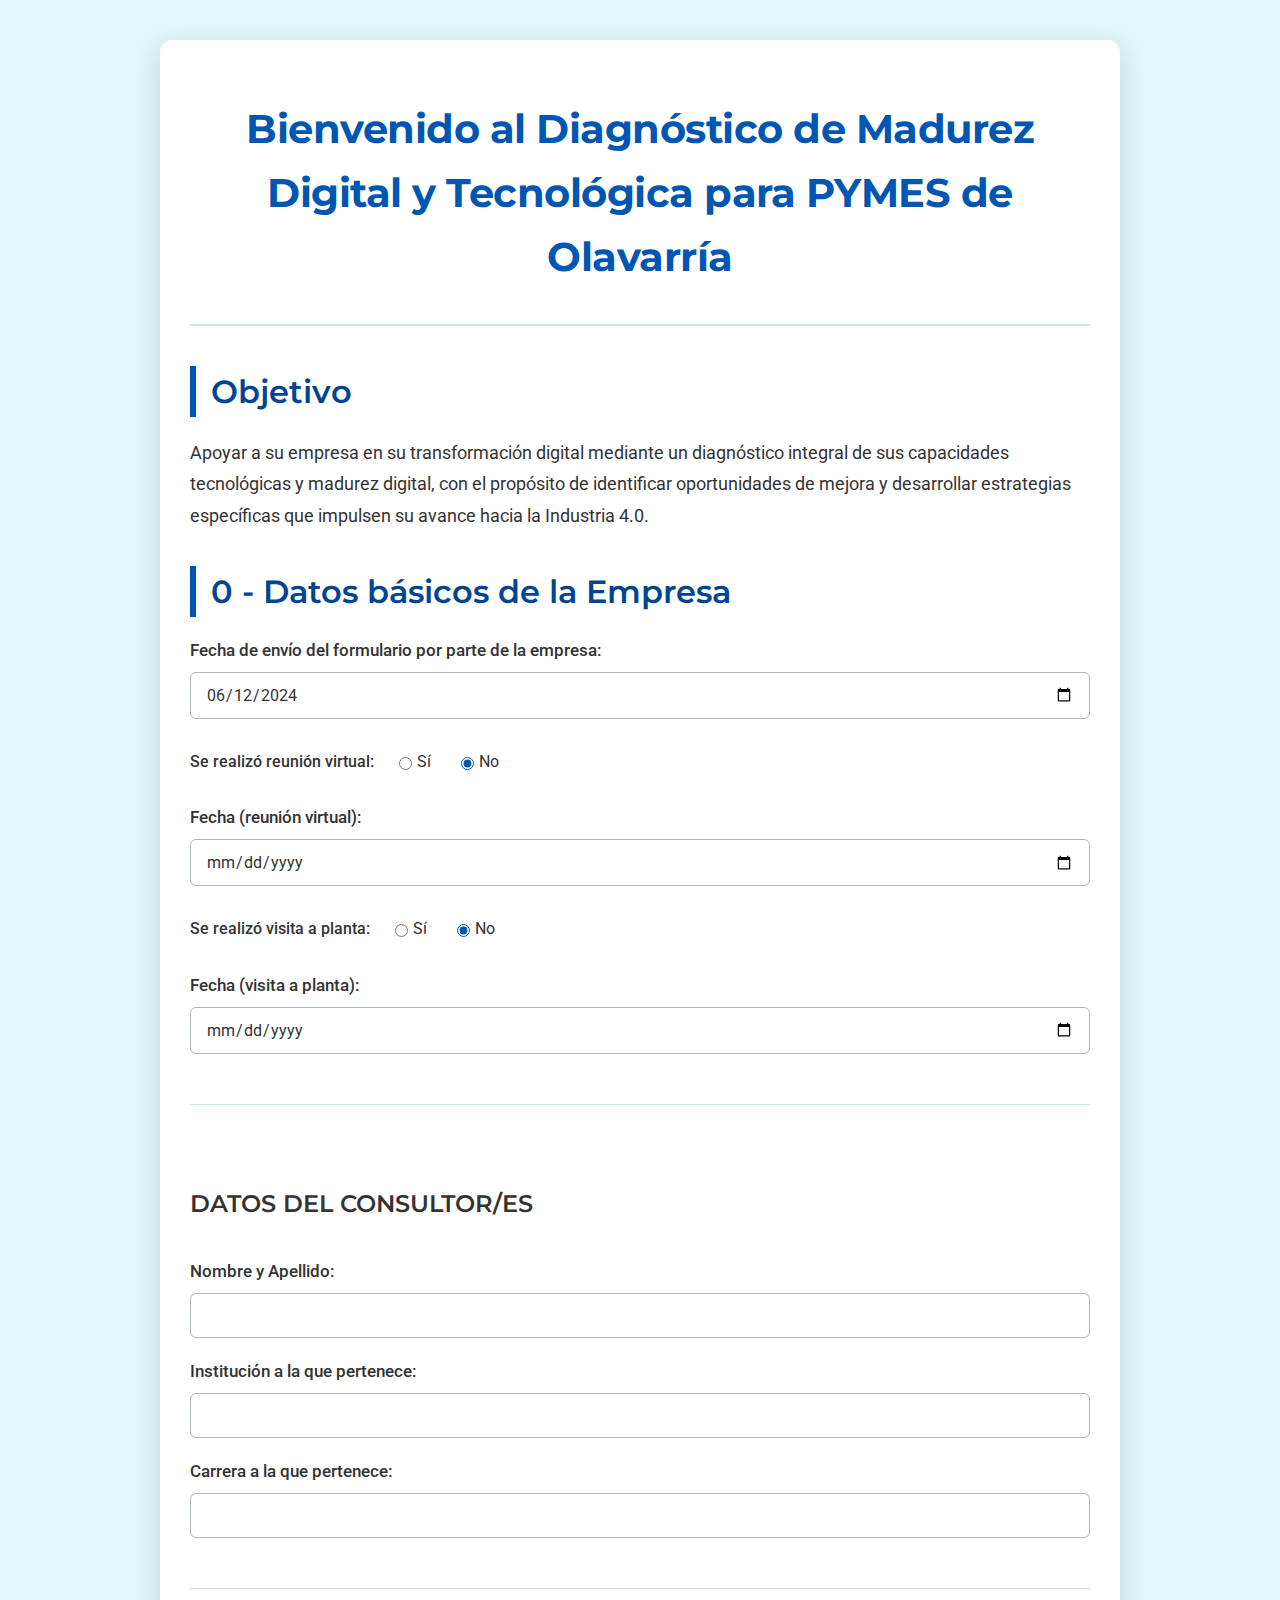
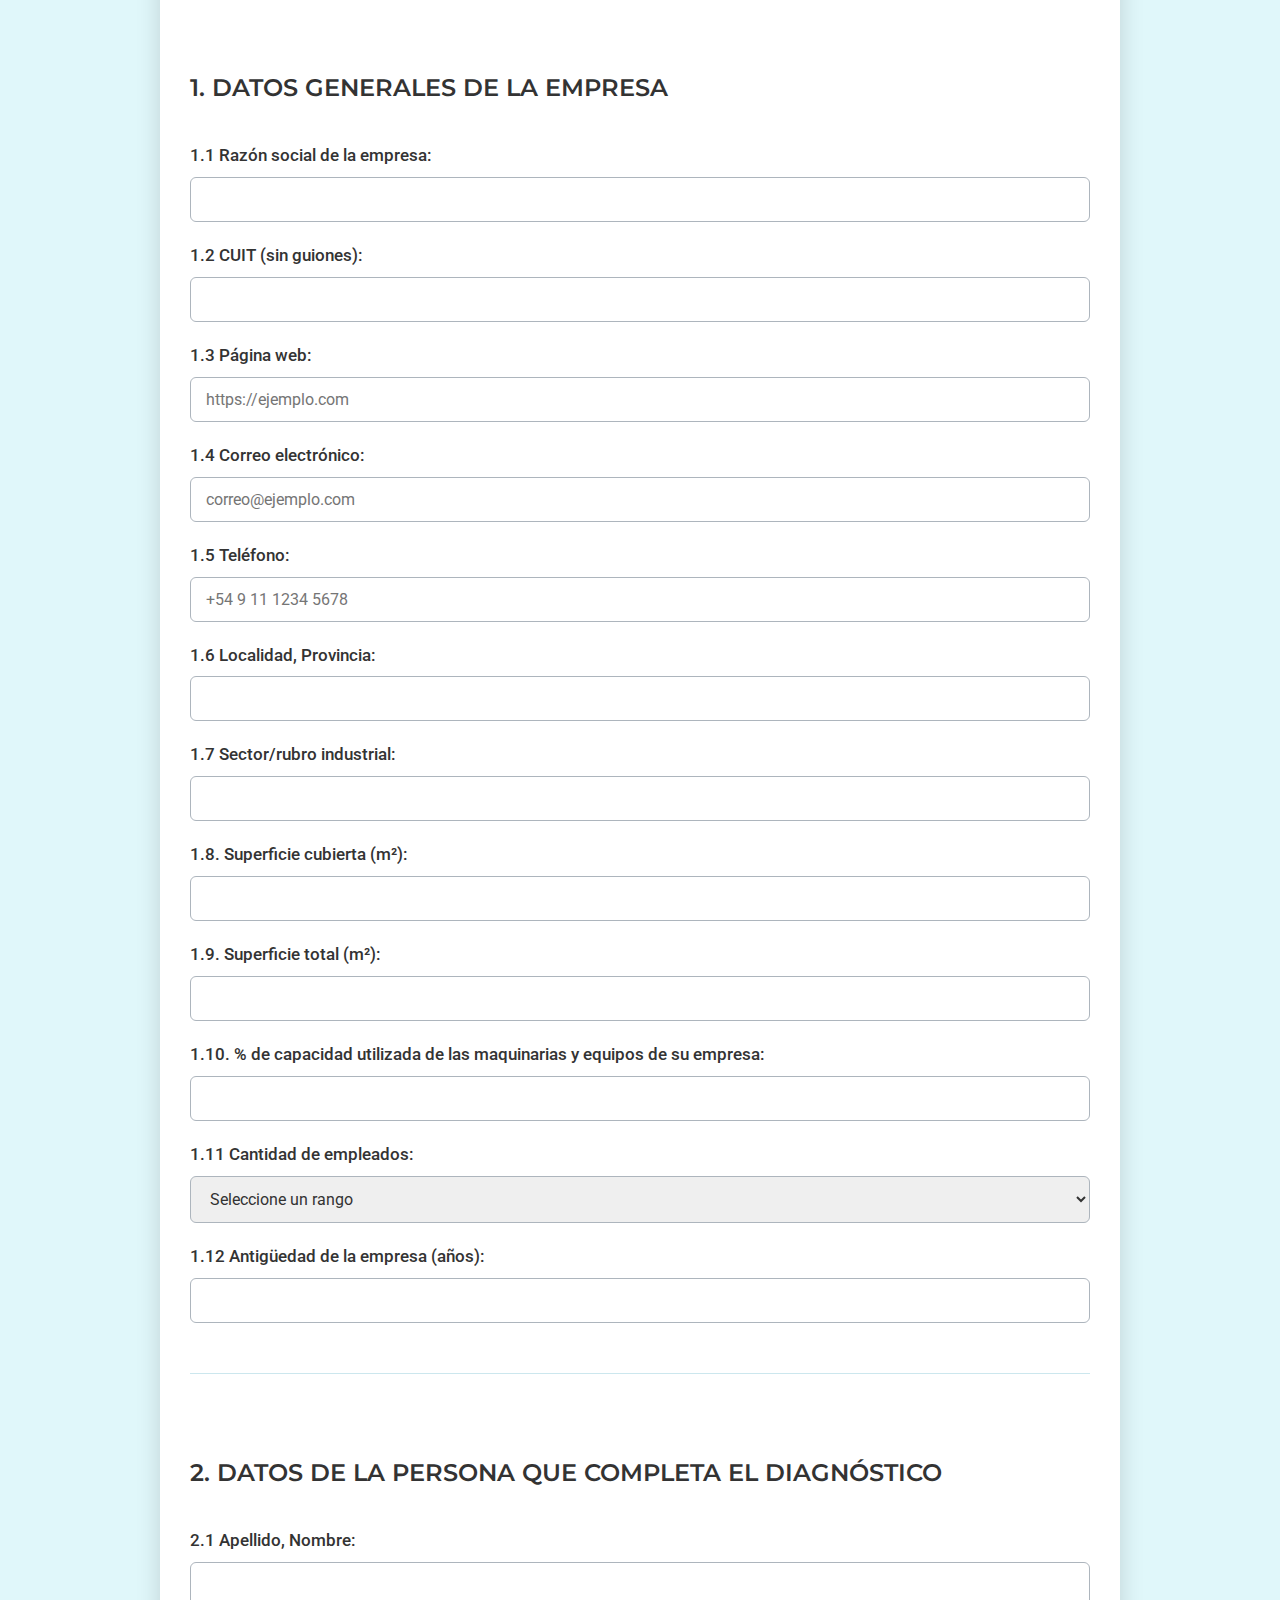
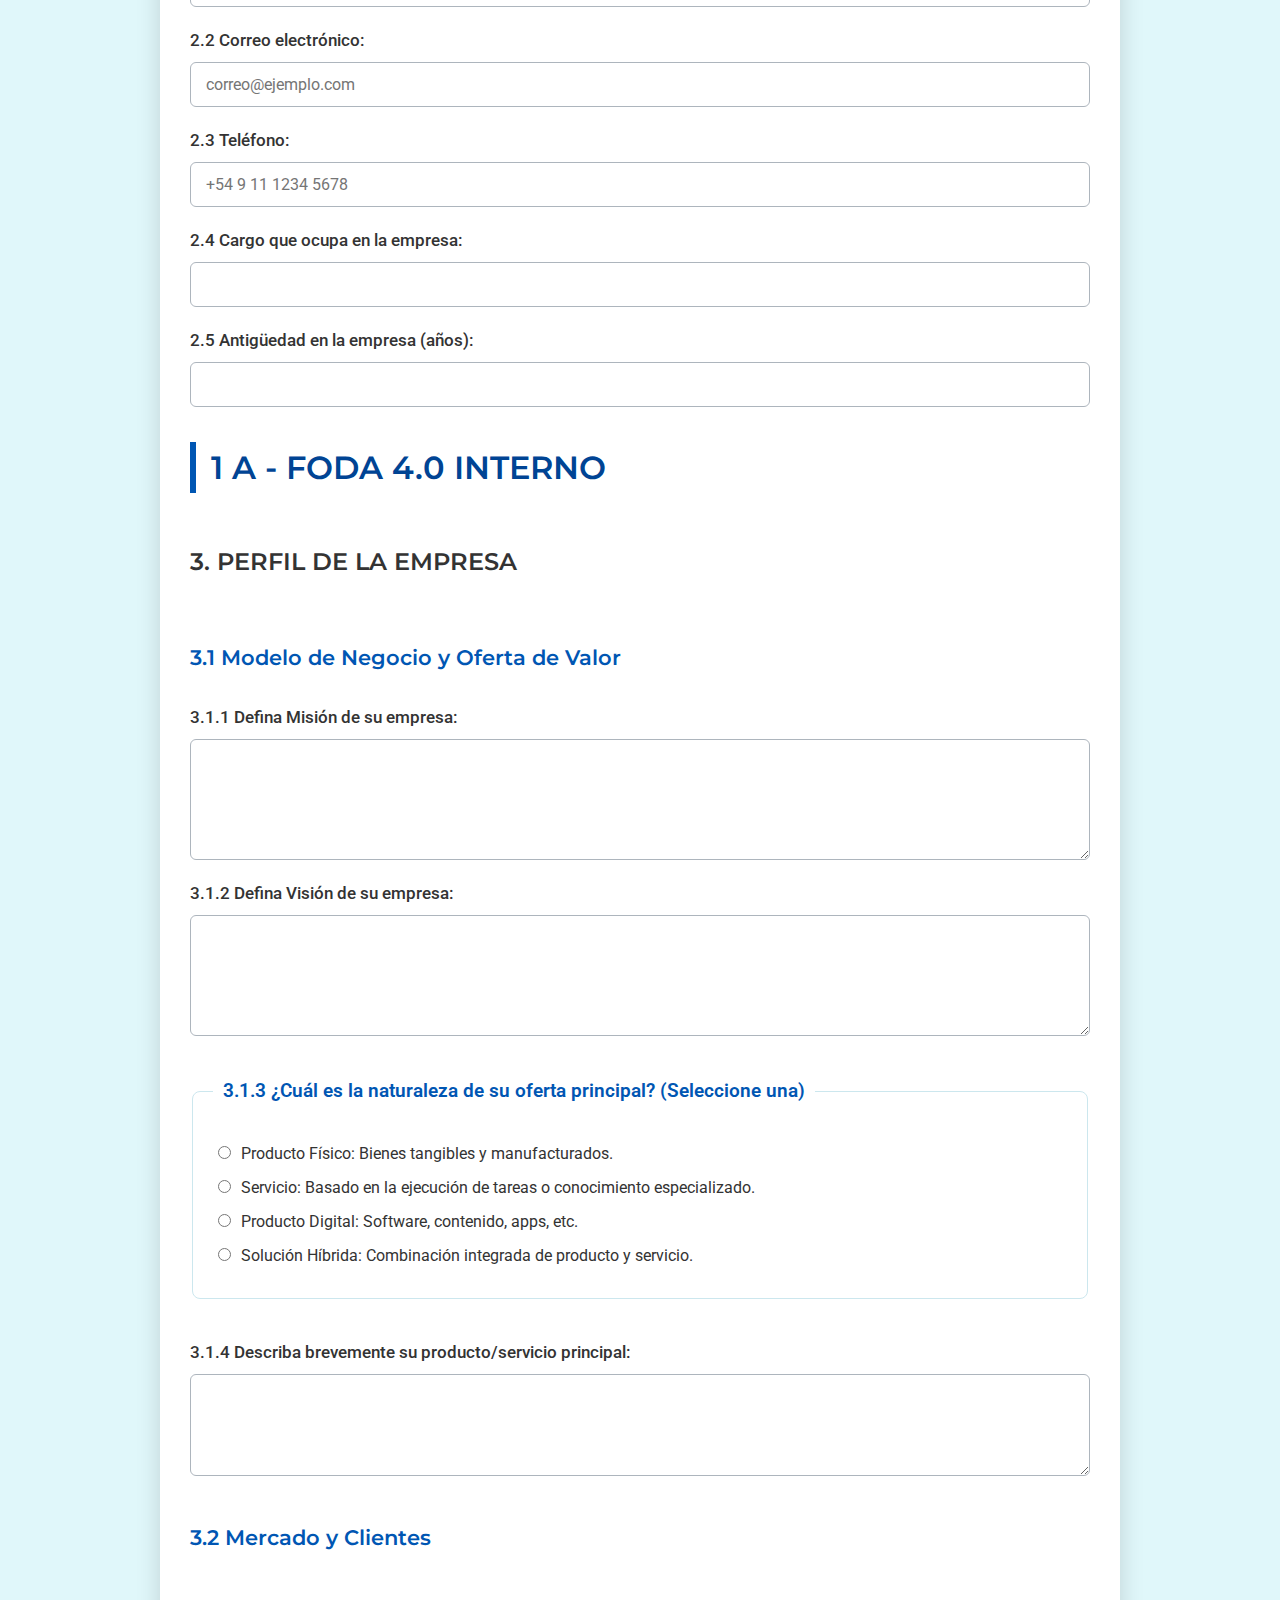
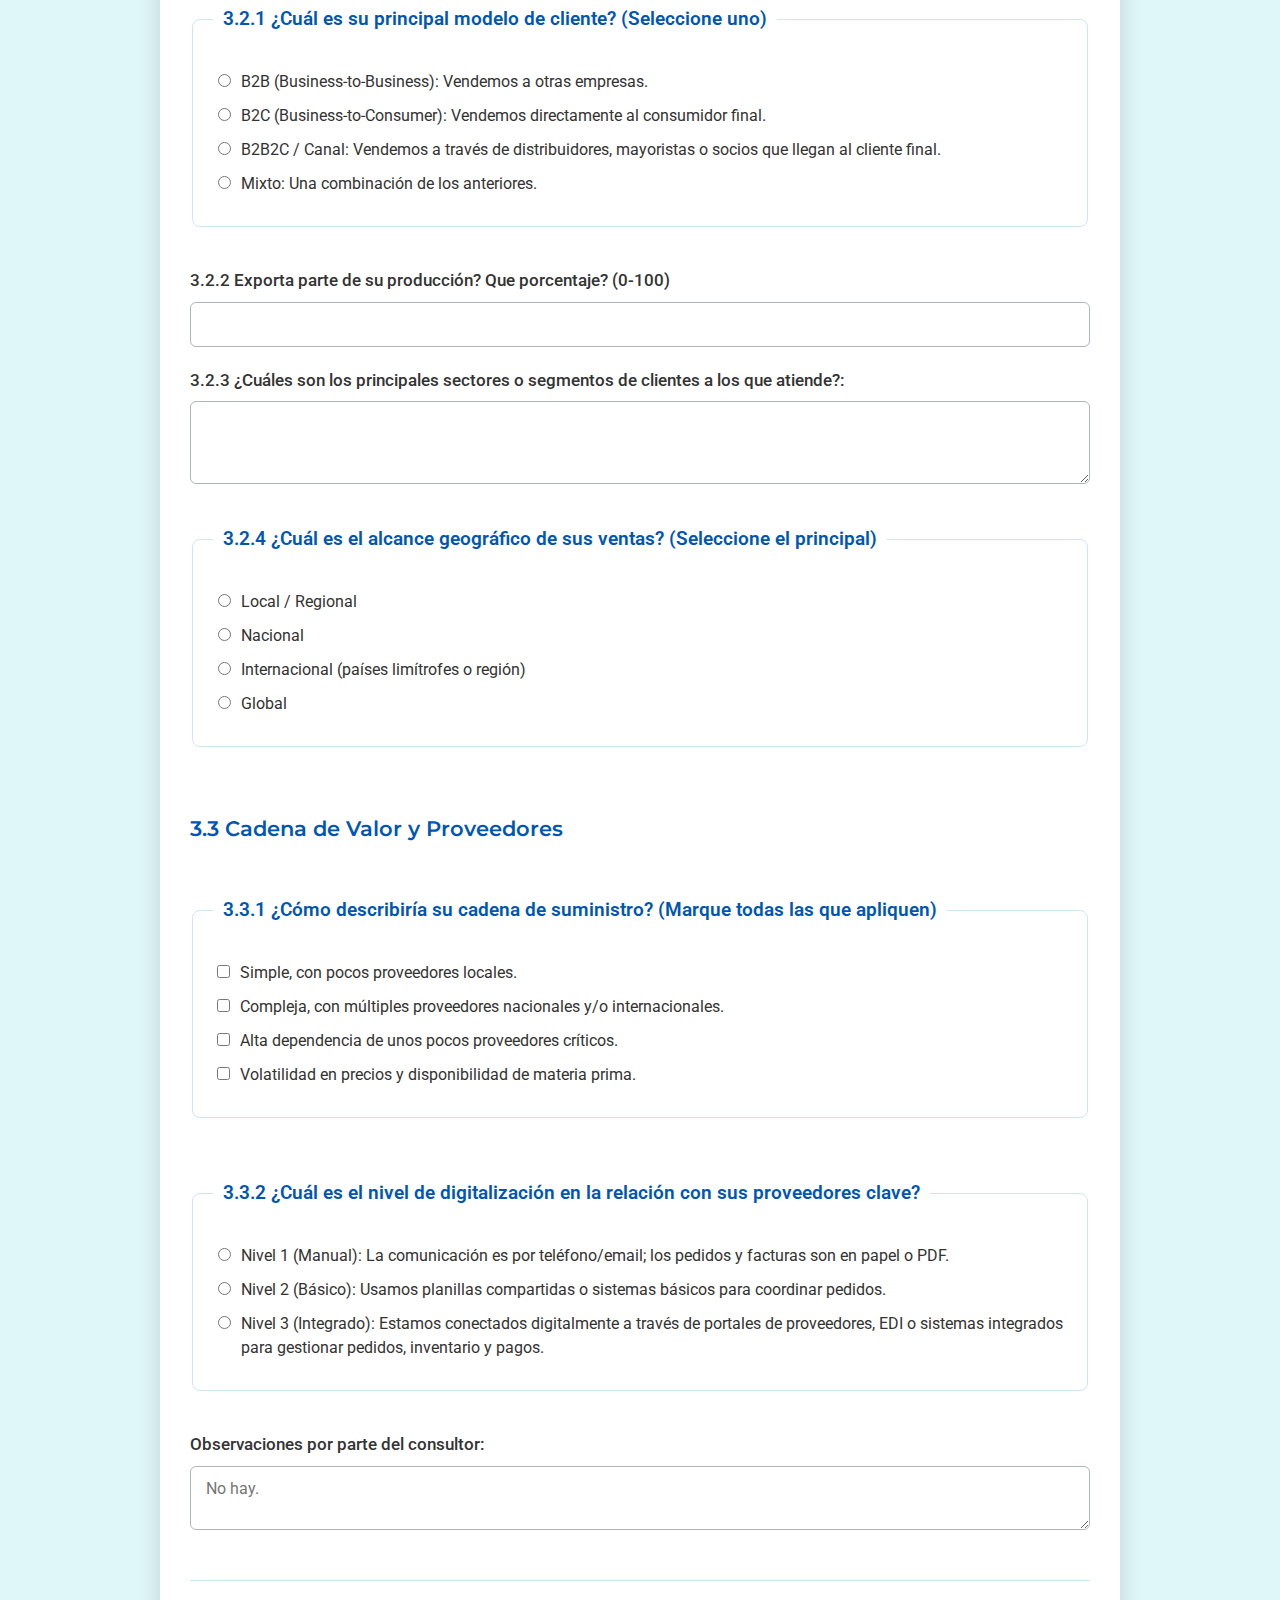
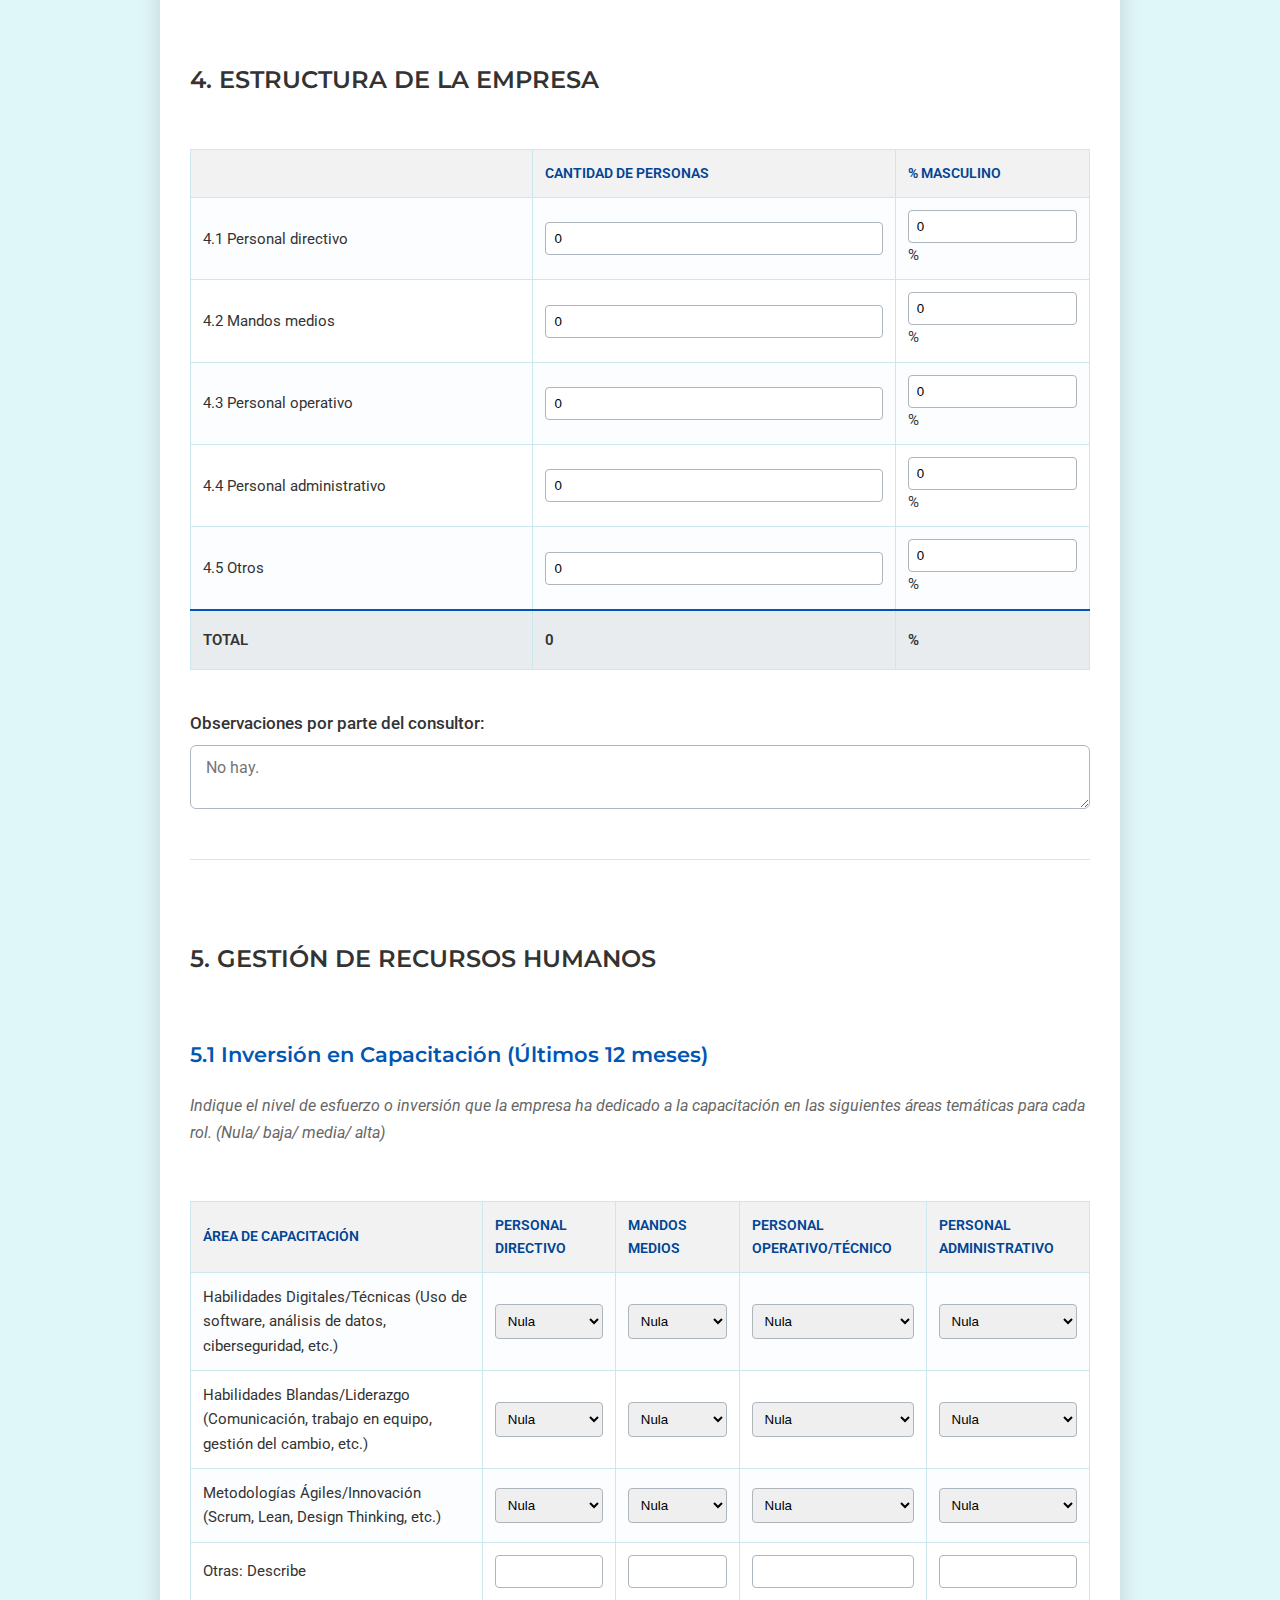
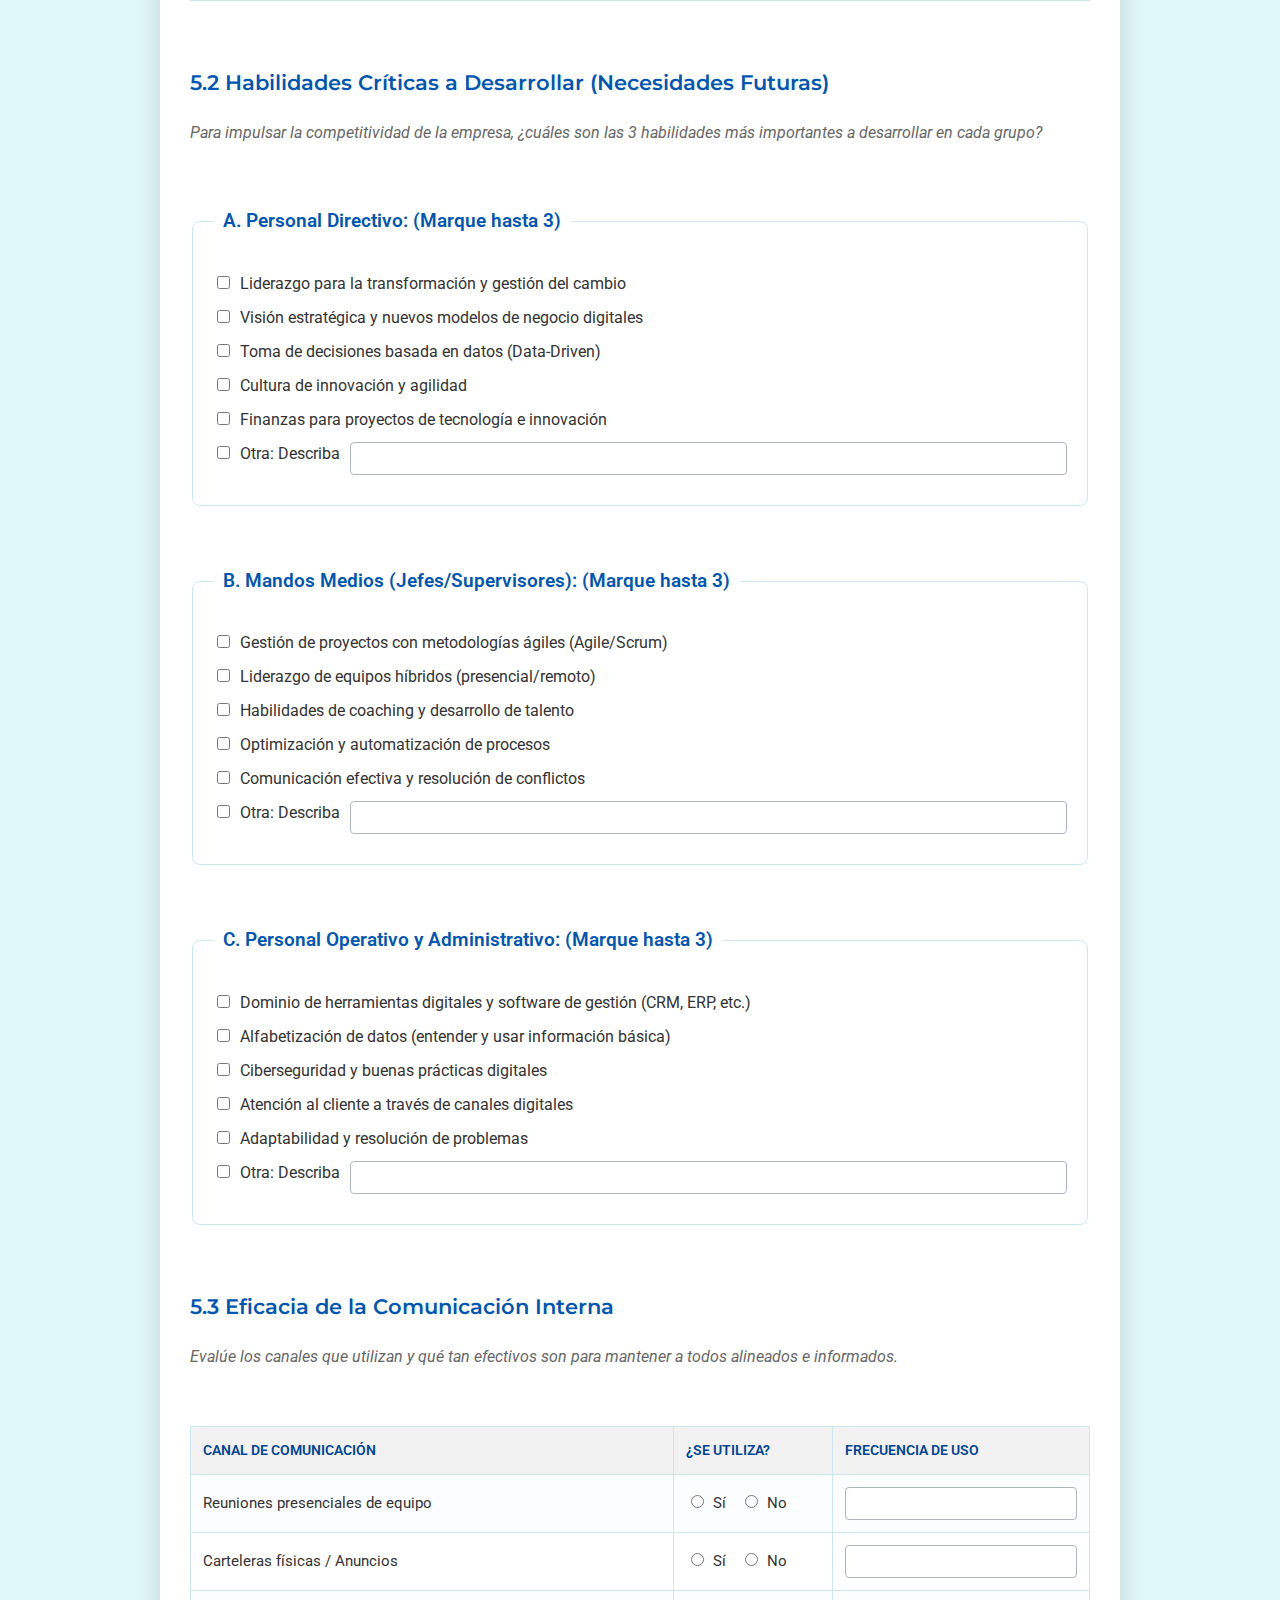
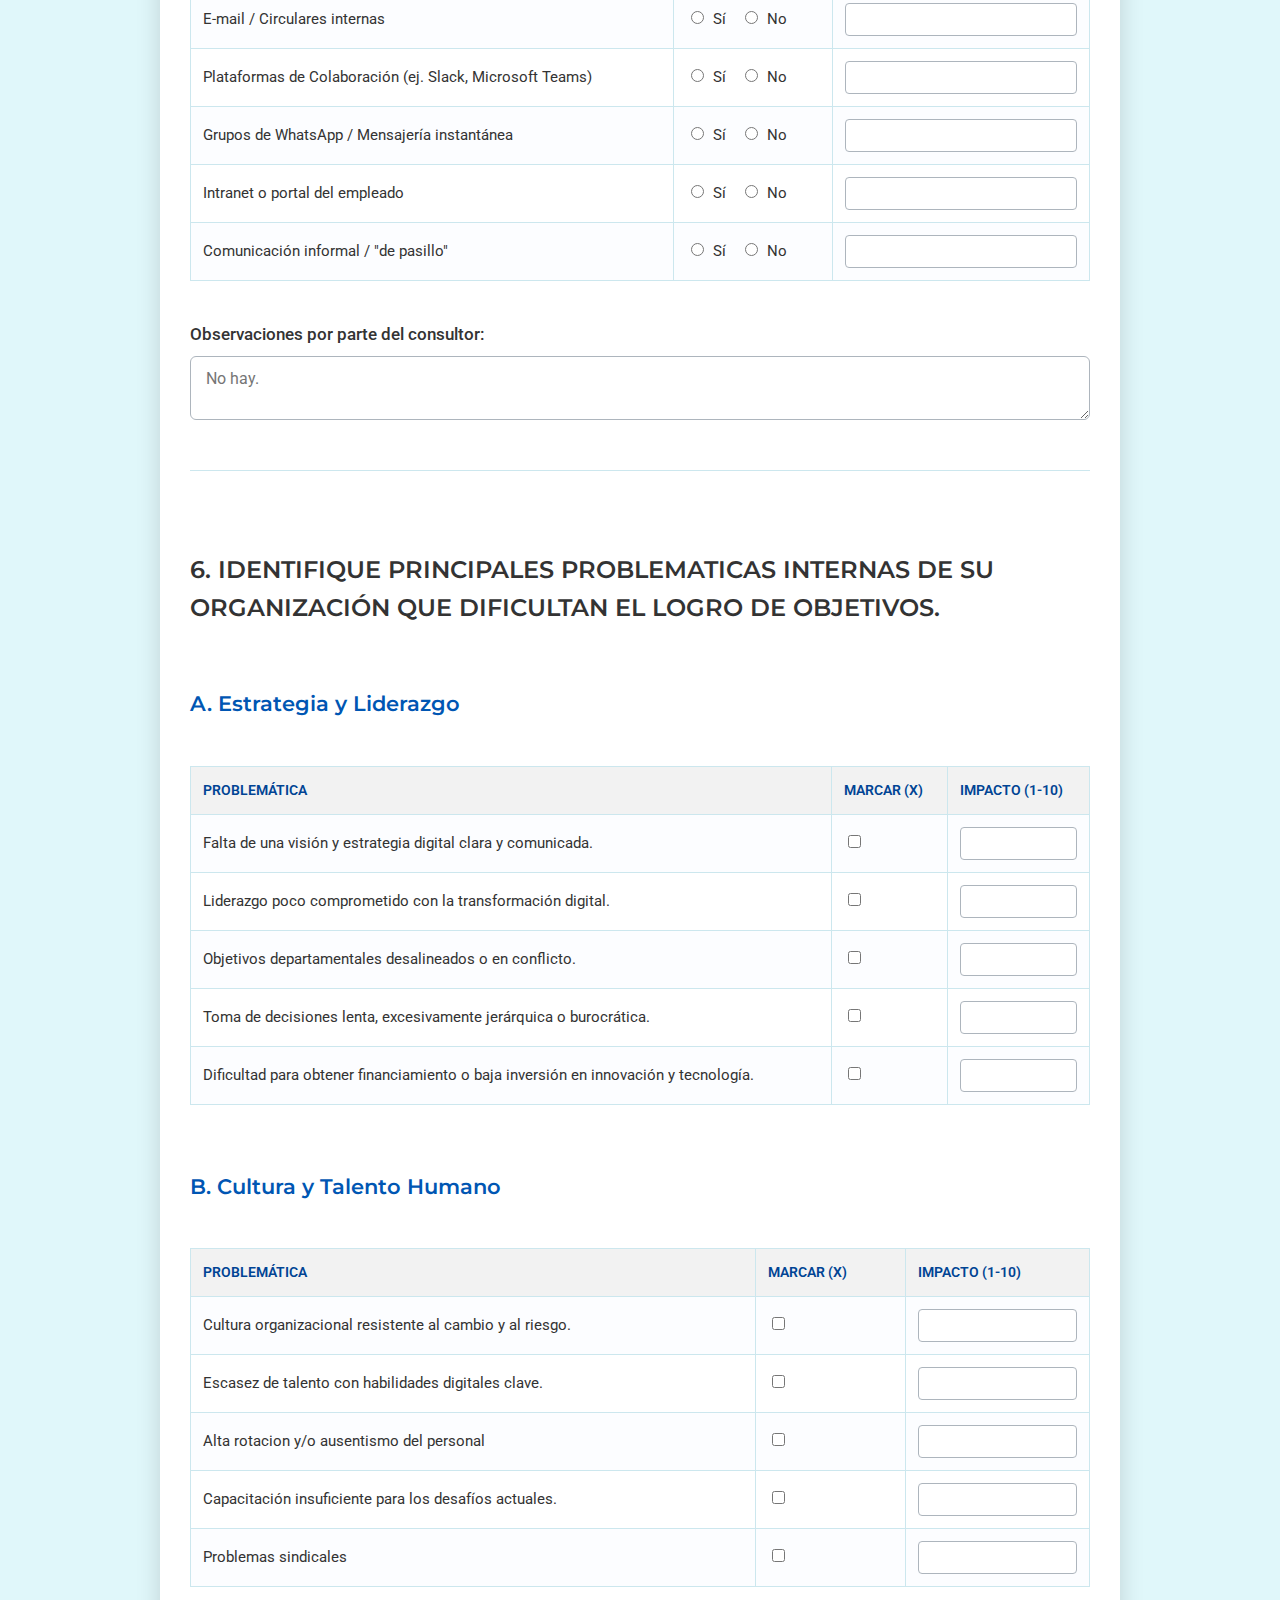
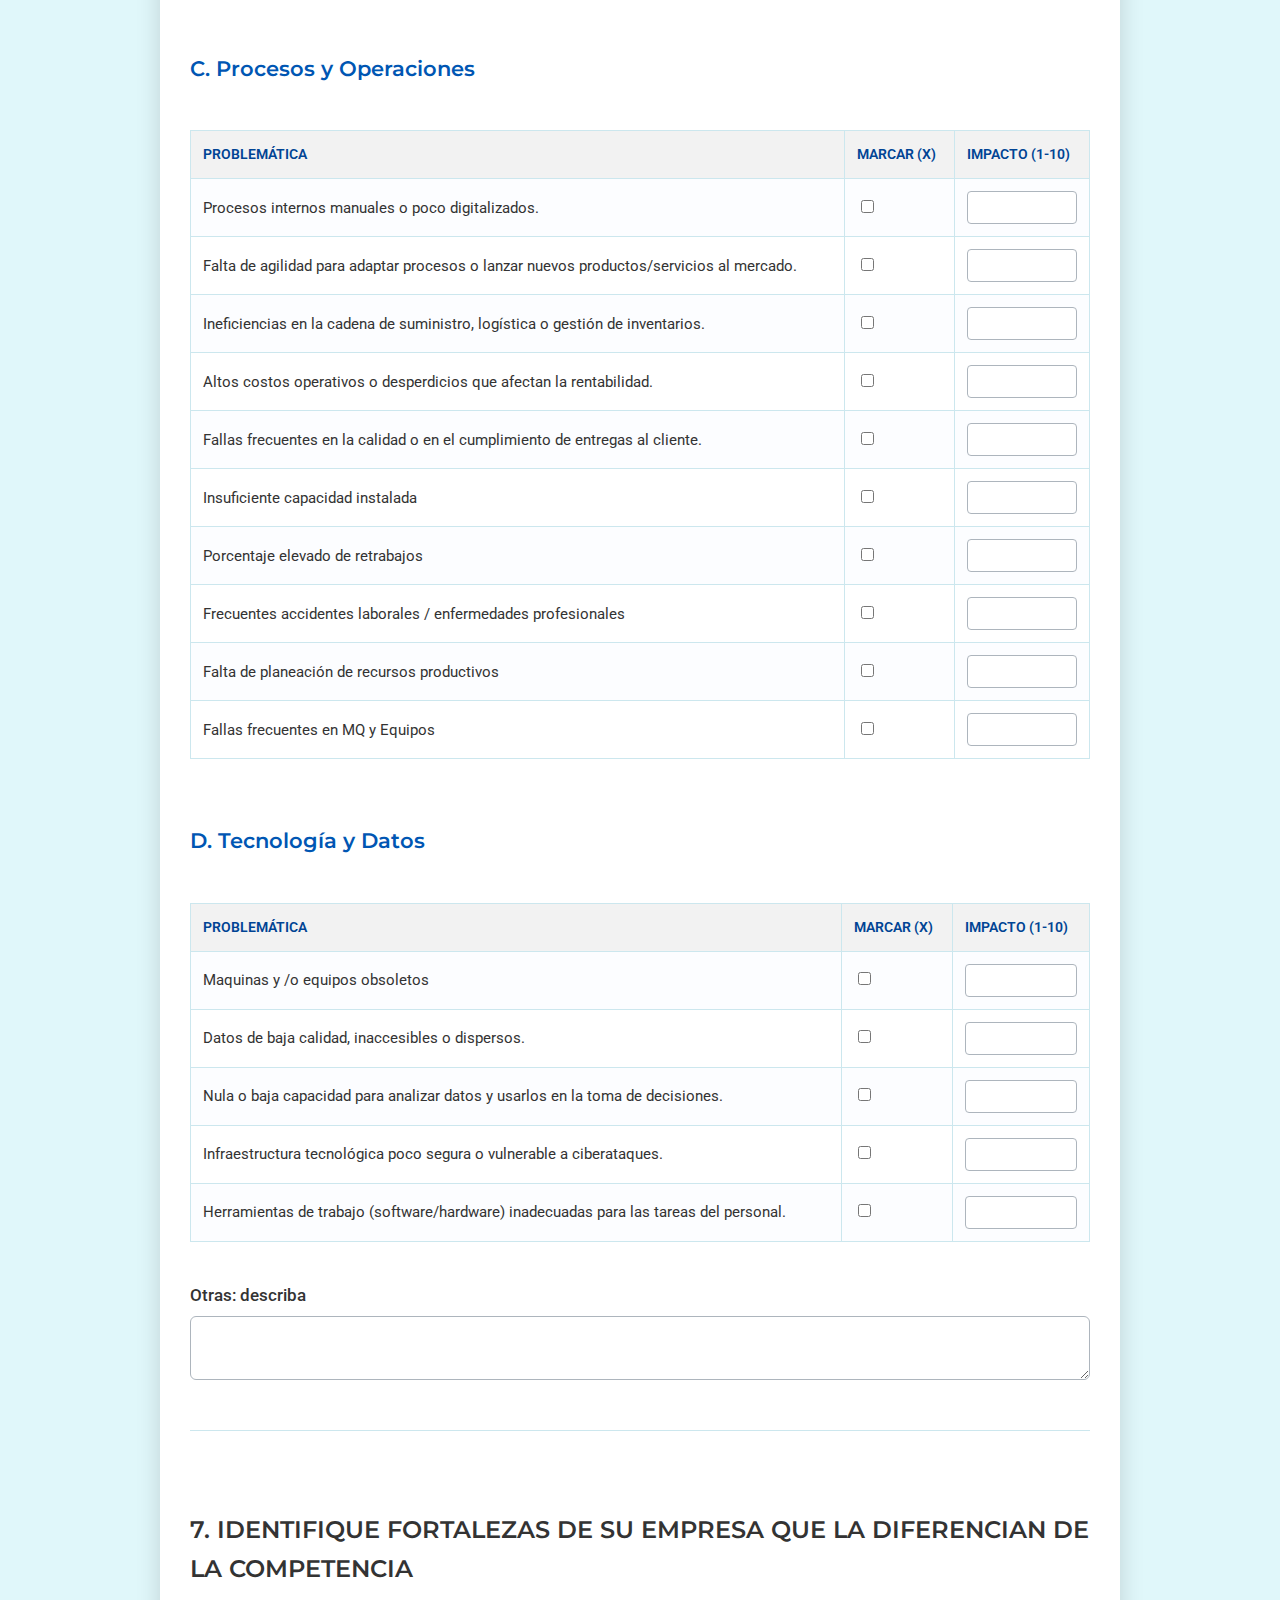
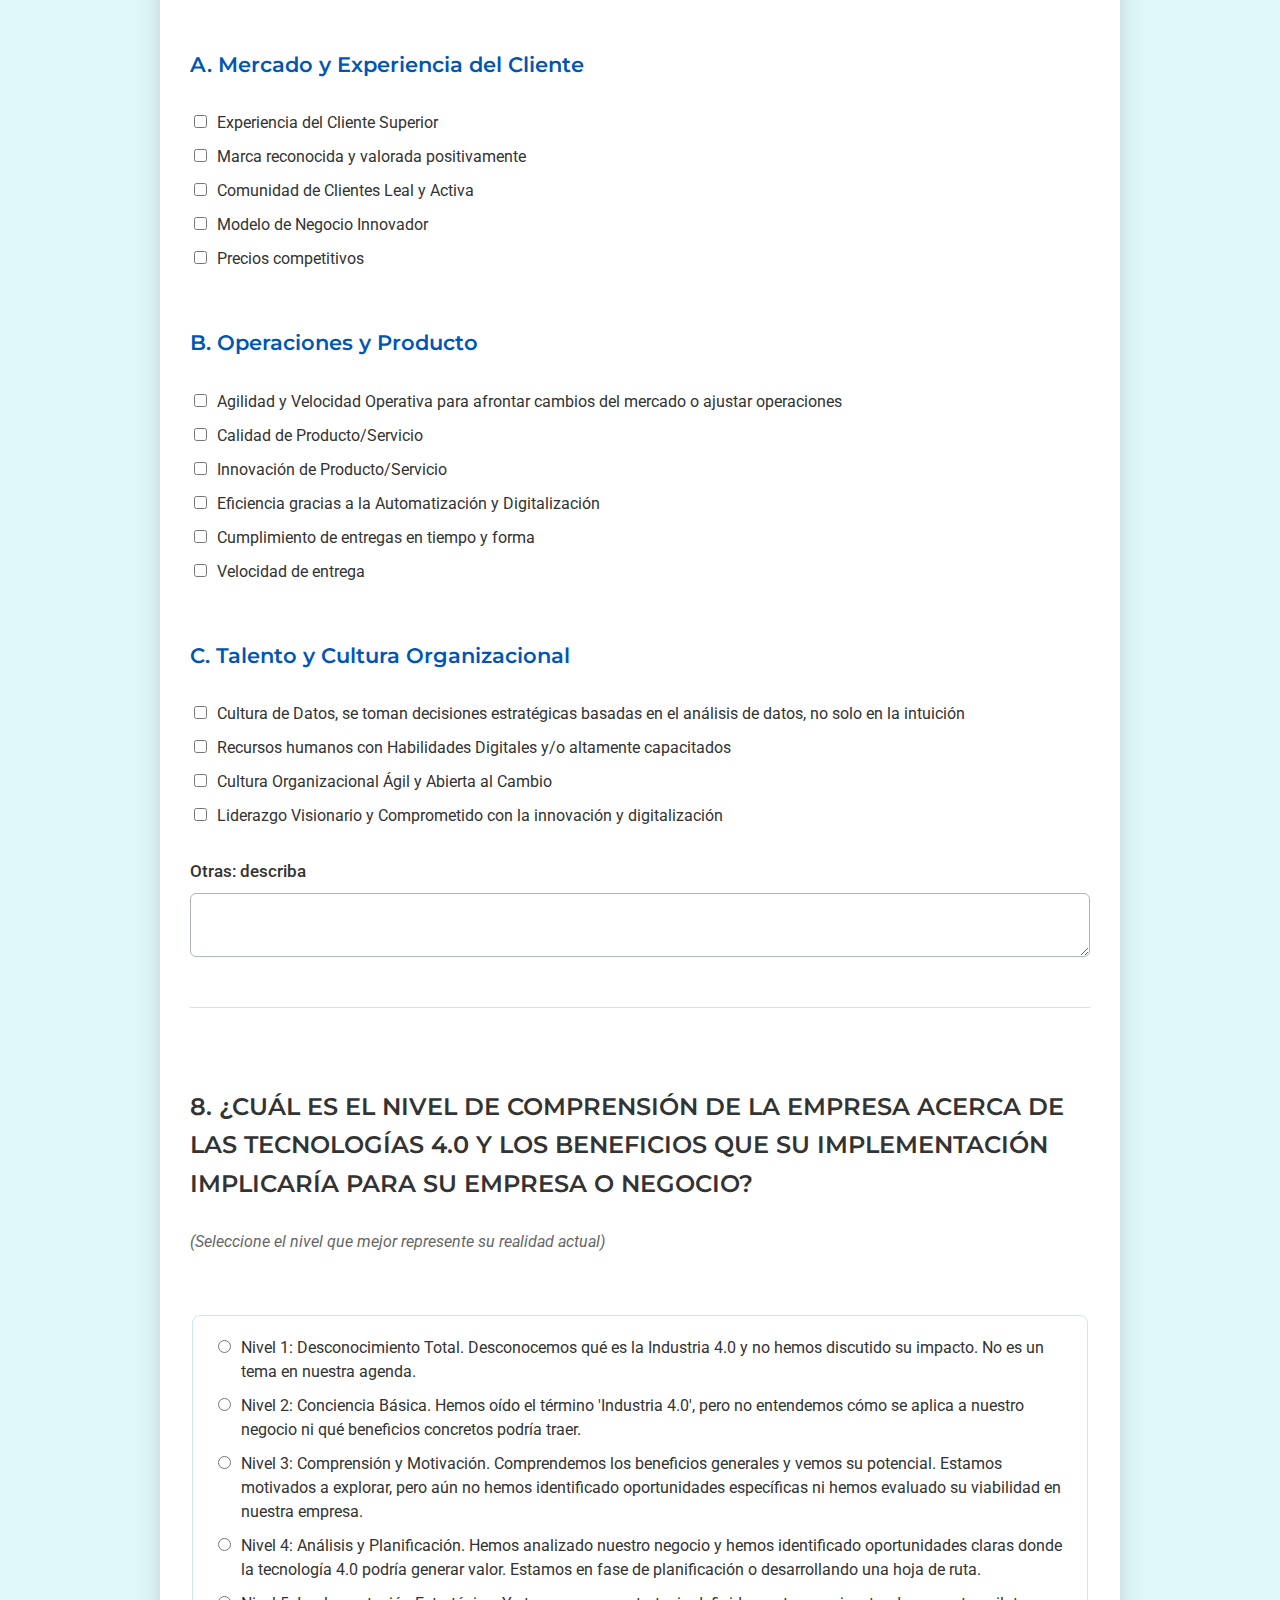
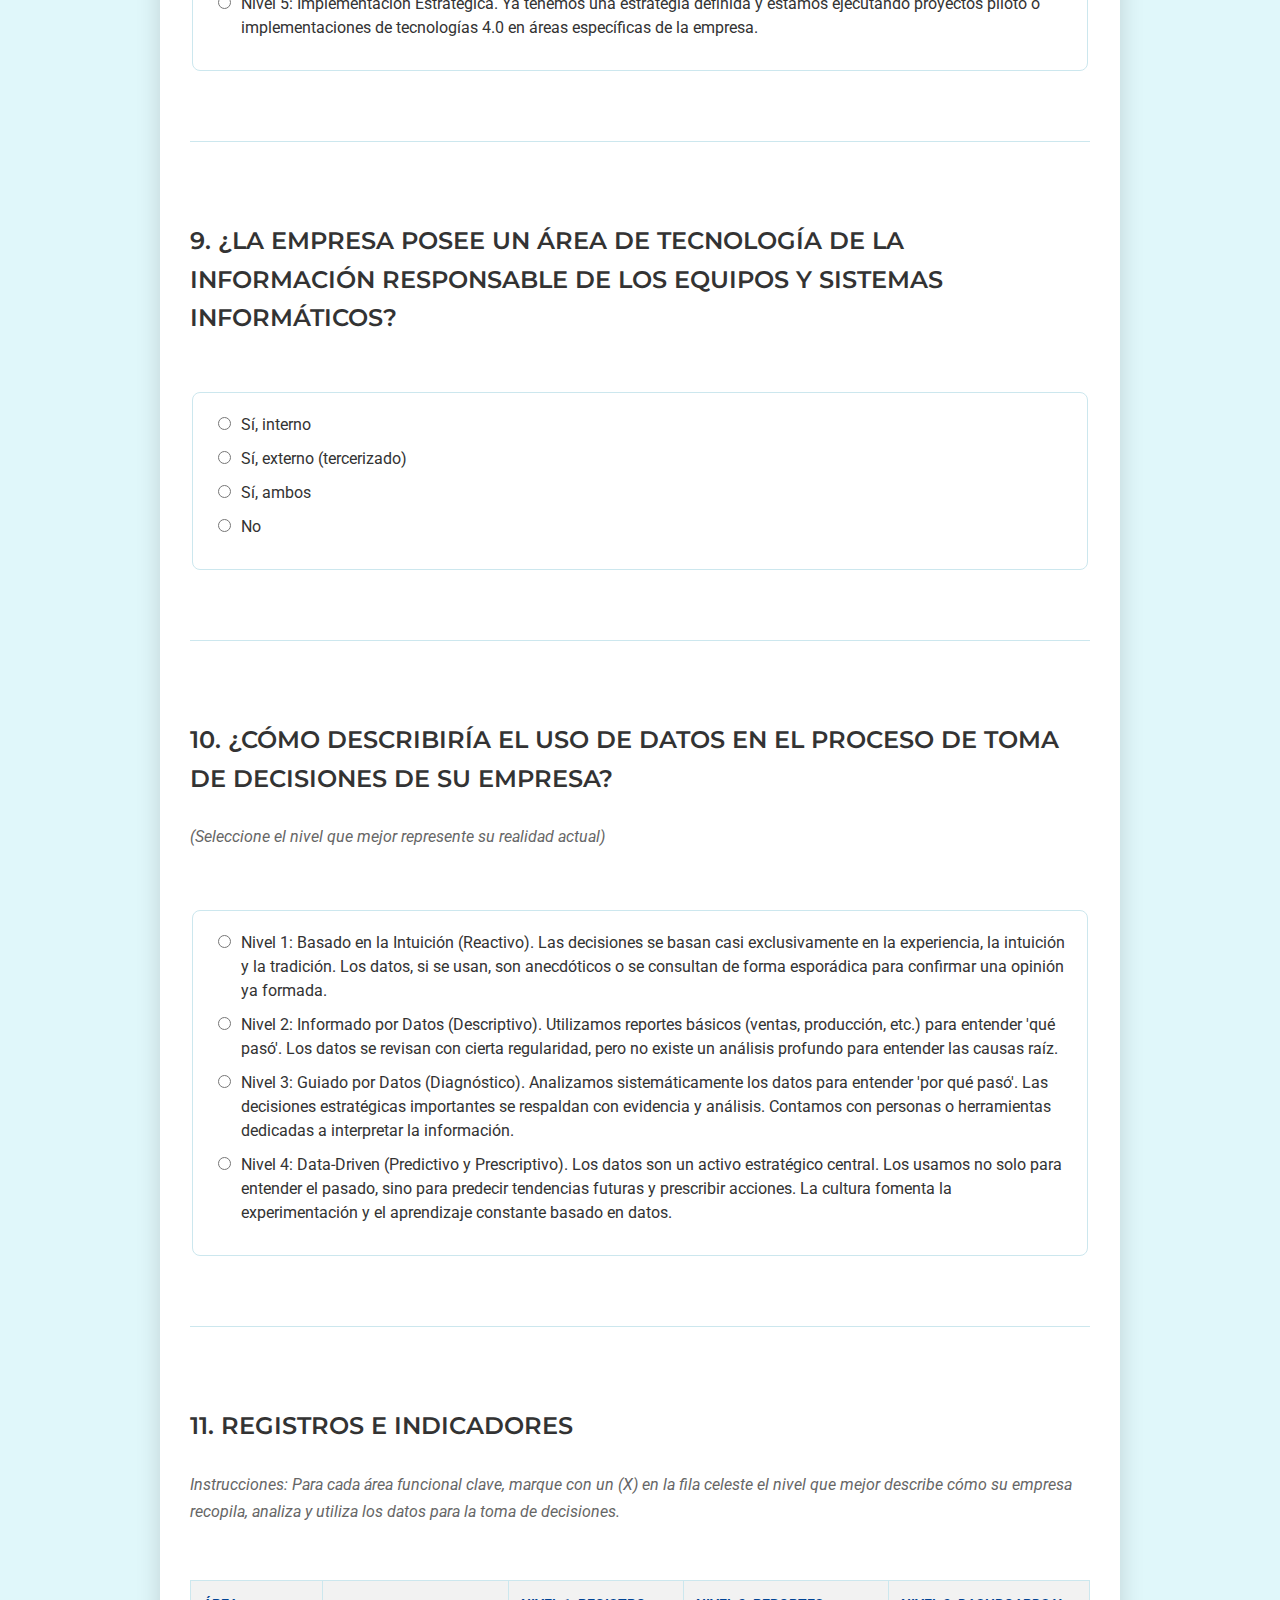
<file: index.html>
<!DOCTYPE html>
<html lang="es">
<head>
    <meta charset="UTF-8">
    <meta name="viewport" content="width=device-width, initial-scale=1.0">
    <title>Diagnóstico de Madurez Digital y Tecnológica</title>
    <link href="https://fonts.googleapis.com/css2?family=Montserrat:wght@600;700&family=Roboto:wght@300;400;500&display=swap" rel="stylesheet">
    <link rel="stylesheet" href="style.css">
</head>
<body>
    <div class="container">
        <header>
            <h1>Bienvenido al Diagnóstico de Madurez Digital y Tecnológica para PYMES de Olavarría</h1>
        </header>

        <section class="objective">
            <h2>Objetivo</h2>
            <p>Apoyar a su empresa en su transformación digital mediante un diagnóstico integral de sus capacidades tecnológicas y madurez digital, con el propósito de identificar oportunidades de mejora y desarrollar estrategias específicas que impulsen su avance hacia la Industria 4.0.</p>
        </section>

        <section class="company-data-form">
            <h2>0 - Datos básicos de la Empresa</h2>
            <form>
                <div class="form-group">
                    <label for="fechaEnvio">Fecha de envío del formulario por parte de la empresa:</label>
                    <input type="date" id="fechaEnvio" name="fechaEnvio" value="2024-06-12">
                </div>

                <div class="form-group-radio">
                    <label>Se realizó reunión virtual:</label>
                    <input type="radio" id="reunionVirtualSi" name="reunionVirtual" value="Sí">
                    <label for="reunionVirtualSi">Sí</label>
                    <input type="radio" id="reunionVirtualNo" name="reunionVirtual" value="No" checked>
                    <label for="reunionVirtualNo">No</label>
                </div>
                <div class="form-group">
                    <label for="fechaReunionVirtual">Fecha (reunión virtual):</label>
                    <input type="date" id="fechaReunionVirtual" name="fechaReunionVirtual">
                </div>

                <div class="form-group-radio">
                    <label>Se realizó visita a planta:</label>
                    <input type="radio" id="visitaPlantaSi" name="visitaPlanta" value="Sí">
                    <label for="visitaPlantaSi">Sí</label>
                    <input type="radio" id="visitaPlantaNo" name="visitaPlanta" value="No" checked>
                    <label for="visitaPlantaNo">No</label>
                </div>
                <div class="form-group">
                    <label for="fechaVisitaPlanta">Fecha (visita a planta):</label>
                    <input type="date" id="fechaVisitaPlanta" name="fechaVisitaPlanta">
                </div>

                <hr> <h3>DATOS DEL CONSULTOR/ES</h3>
                <div class="form-group">
                    <label for="consultorNombre">Nombre y Apellido:</label>
                    <input type="text" id="consultorNombre" name="consultorNombre">
                </div>
                <div class="form-group">
                    <label for="consultorInstitucion">Institución a la que pertenece:</label>
                    <input type="text" id="consultorInstitucion" name="consultorInstitucion">
                </div>
                <div class="form-group">
                    <label for="consultorCarrera">Carrera a la que pertenece:</label>
                    <input type="text" id="consultorCarrera" name="consultorCarrera">
                </div>

                <hr> <h3>1. DATOS GENERALES DE LA EMPRESA</h3>
                <div class="form-group">
                    <label for="razonSocial">1.1 Razón social de la empresa:</label>
                    <input type="text" id="razonSocial" name="razonSocial">
                </div>
                <div class="form-group">
                    <label for="cuit">1.2 CUIT (sin guiones):</label>
                    <input type="text" id="cuit" name="cuit" pattern="[0-9]{11}" title="CUIT debe ser de 11 dígitos numéricos sin guiones">
                </div>
                <div class="form-group">
                    <label for="paginaWeb">1.3 Página web:</label>
                    <input type="url" id="paginaWeb" name="paginaWeb" placeholder="https://ejemplo.com">
                </div>
                <div class="form-group">
                    <label for="emailEmpresa">1.4 Correo electrónico:</label>
                    <input type="email" id="emailEmpresa" name="emailEmpresa" placeholder="correo@ejemplo.com">
                </div>
                <div class="form-group">
                    <label for="telefonoEmpresa">1.5 Teléfono:</label>
                    <input type="tel" id="telefonoEmpresa" name="telefonoEmpresa" placeholder="+54 9 11 1234 5678">
                </div>
                <div class="form-group">
                    <label for="localidadProvincia">1.6 Localidad, Provincia:</label>
                    <input type="text" id="localidadProvincia" name="localidadProvincia">
                </div>
                <div class="form-group">
                    <label for="sectorRubro">1.7 Sector/rubro industrial:</label>
                    <input type="text" id="sectorRubro" name="sectorRubro">
                </div>
                <div class="form-group">
                    <label for="superficieCubierta">1.8. Superficie cubierta (m²):</label>
                    <input type="number" id="superficieCubierta" name="superficieCubierta" min="0">
                </div>
                <div class="form-group">
                    <label for="superficieTotal">1.9. Superficie total (m²):</label>
                    <input type="number" id="superficieTotal" name="superficieTotal" min="0">
                </div>
                <div class="form-group">
                    <label for="capacidadUtilizada">1.10. % de capacidad utilizada de las maquinarias y equipos de su empresa:</label>
                    <input type="number" id="capacidadUtilizada" name="capacidadUtilizada" min="0" max="100">
                </div>
                <div class="form-group">
                    <label for="cantidadEmpleados">1.11 Cantidad de empleados:</label>
                    <select id="cantidadEmpleados" name="cantidadEmpleados">
                        <option value="">Seleccione un rango</option>
                        <option value="1-10">1-10</option>
                        <option value="11-50">11-50</option>
                        <option value="51-200">51-200</option>
                        <option value="+200">+200</option>
                    </select>
                </div>
                <div class="form-group">
                    <label for="antiguedadEmpresa">1.12 Antigüedad de la empresa (años):</label>
                    <input type="number" id="antiguedadEmpresa" name="antiguedadEmpresa" min="0">
                </div>

                <hr> <h3>2. DATOS DE LA PERSONA QUE COMPLETA EL DIAGNÓSTICO</h3>
                <div class="form-group">
                    <label for="encuestadoApellidoNombre">2.1 Apellido, Nombre:</label>
                    <input type="text" id="encuestadoApellidoNombre" name="encuestadoApellidoNombre">
                </div>
                <div class="form-group">
                    <label for="encuestadoEmail">2.2 Correo electrónico:</label>
                    <input type="email" id="encuestadoEmail" name="encuestadoEmail" placeholder="correo@ejemplo.com">
                </div>
                <div class="form-group">
                    <label for="encuestadoTelefono">2.3 Teléfono:</label>
                    <input type="tel" id="encuestadoTelefono" name="encuestadoTelefono" placeholder="+54 9 11 1234 5678">
                </div>
                <div class="form-group">
                    <label for="encuestadoCargo">2.4 Cargo que ocupa en la empresa:</label>
                    <input type="text" id="encuestadoCargo" name="encuestadoCargo">
                </div>
                <div class="form-group">
                    <label for="encuestadoAntiguedad">2.5 Antigüedad en la empresa (años):</label>
                    <input type="number" id="encuestadoAntiguedad" name="encuestadoAntiguedad" min="0">
                </div>

                </form>
        </section>

        <section class="foda-interno-form">
            <h2>1 A - FODA 4.0 INTERNO</h2>
            <form>
                <h3>3. PERFIL DE LA EMPRESA</h3>

                <h4>3.1 Modelo de Negocio y Oferta de Valor</h4>
                <div class="form-group">
                    <label for="misionEmpresa">3.1.1 Defina Misión de su empresa:</label>
                    <textarea id="misionEmpresa" name="misionEmpresa" rows="5"></textarea>
                </div>
                <div class="form-group">
                    <label for="visionEmpresa">3.1.2 Defina Visión de su empresa:</label>
                    <textarea id="visionEmpresa" name="visionEmpresa" rows="5"></textarea>
                </div>
                <fieldset class="form-group-fieldset">
                    <legend>3.1.3 ¿Cuál es la naturaleza de su oferta principal? (Seleccione una)</legend>
                    <div class="checkbox-group">
                        <label><input type="radio" name="ofertaPrincipal" value="Producto Físico"> Producto Físico: Bienes tangibles y manufacturados.</label>
                        <label><input type="radio" name="ofertaPrincipal" value="Servicio"> Servicio: Basado en la ejecución de tareas o conocimiento especializado.</label>
                        <label><input type="radio" name="ofertaPrincipal" value="Producto Digital"> Producto Digital: Software, contenido, apps, etc.</label>
                        <label><input type="radio" name="ofertaPrincipal" value="Solución Híbrida"> Solución Híbrida: Combinación integrada de producto y servicio.</label>
                    </div>
                </fieldset>
                <div class="form-group">
                    <label for="descripcionProductoServicio">3.1.4 Describa brevemente su producto/servicio principal:</label>
                    <textarea id="descripcionProductoServicio" name="descripcionProductoServicio" rows="4"></textarea>
                </div>

                <h4>3.2 Mercado y Clientes</h4>
                <fieldset class="form-group-fieldset">
                    <legend>3.2.1 ¿Cuál es su principal modelo de cliente? (Seleccione uno)</legend>
                    <div class="checkbox-group">
                        <label><input type="radio" name="modeloCliente" value="B2B"> B2B (Business-to-Business): Vendemos a otras empresas.</label>
                        <label><input type="radio" name="modeloCliente" value="B2C"> B2C (Business-to-Consumer): Vendemos directamente al consumidor final.</label>
                        <label><input type="radio" name="modeloCliente" value="B2B2C"> B2B2C / Canal: Vendemos a través de distribuidores, mayoristas o socios que llegan al cliente final.</label>
                        <label><input type="radio" name="modeloCliente" value="Mixto"> Mixto: Una combinación de los anteriores.</label>
                    </div>
                </fieldset>
                <div class="form-group">
                    <label for="porcentajeExportacion">3.2.2 Exporta parte de su producción? Que porcentaje? (0-100)</label>
                    <input type="number" id="porcentajeExportacion" name="porcentajeExportacion" min="0" max="100">
                </div>
                <div class="form-group">
                    <label for="sectoresClientes">3.2.3 ¿Cuáles son los principales sectores o segmentos de clientes a los que atiende?:</label>
                    <textarea id="sectoresClientes" name="sectoresClientes" rows="3"></textarea>
                </div>
                <fieldset class="form-group-fieldset">
                    <legend>3.2.4 ¿Cuál es el alcance geográfico de sus ventas? (Seleccione el principal)</legend>
                    <div class="checkbox-group">
                        <label><input type="radio" name="alcanceGeografico" value="Local / Regional"> Local / Regional</label>
                        <label><input type="radio" name="alcanceGeografico" value="Nacional"> Nacional</label>
                        <label><input type="radio" name="alcanceGeografico" value="Internacional (países limítrofes o región)"> Internacional (países limítrofes o región)</label>
                        <label><input type="radio" name="alcanceGeografico" value="Global"> Global</label>
                    </div>
                </fieldset>

                <h4>3.3 Cadena de Valor y Proveedores</h4>
                <fieldset class="form-group-fieldset">
                    <legend>3.3.1 ¿Cómo describiría su cadena de suministro? (Marque todas las que apliquen)</legend>
                    <div class="checkbox-group">
                        <label><input type="checkbox" name="cadenaSuministro" value="Simple, con pocos proveedores locales"> Simple, con pocos proveedores locales.</label>
                        <label><input type="checkbox" name="cadenaSuministro" value="Compleja, con múltiples proveedores nacionales y/o internacionales"> Compleja, con múltiples proveedores nacionales y/o internacionales.</label>
                        <label><input type="checkbox" name="cadenaSuministro" value="Alta dependencia de unos pocos proveedores críticos"> Alta dependencia de unos pocos proveedores críticos.</label>
                        <label><input type="checkbox" name="cadenaSuministro" value="Volatilidad en precios y disponibilidad de materia prima"> Volatilidad en precios y disponibilidad de materia prima.</label>
                    </div>
                </fieldset>
                <fieldset class="form-group-fieldset">
                    <legend>3.3.2 ¿Cuál es el nivel de digitalización en la relación con sus proveedores clave?</legend>
                    <div class="checkbox-group">
                        <label><input type="radio" name="digitalizacionProveedores" value="Nivel 1"> Nivel 1 (Manual): La comunicación es por teléfono/email; los pedidos y facturas son en papel o PDF.</label>
                        <label><input type="radio" name="digitalizacionProveedores" value="Nivel 2"> Nivel 2 (Básico): Usamos planillas compartidas o sistemas básicos para coordinar pedidos.</label>
                        <label><input type="radio" name="digitalizacionProveedores" value="Nivel 3"> Nivel 3 (Integrado): Estamos conectados digitalmente a través de portales de proveedores, EDI o sistemas integrados para gestionar pedidos, inventario y pagos.</label>
                    </div>
                </fieldset>
                <div class="form-group">
                    <label for="observacionesConsultor3_3">Observaciones por parte del consultor:</label>
                    <textarea id="observacionesConsultor3_3" name="observacionesConsultor3_3" rows="2" placeholder="No hay."></textarea>
                </div>

                <hr>

                <h3>4. ESTRUCTURA DE LA EMPRESA</h3>
                <div class="table-container">
                    <table>
                        <thead>
                            <tr>
                                <th></th>
                                <th>Cantidad de personas</th>
                                <th>% Masculino</th>
                            </tr>
                        </thead>
                        <tbody>
                            <tr>
                                <td>4.1 Personal directivo</td>
                                <td><input type="number" name="directivoCantidad" min="0" value="0"></td>
                                <td><input type="number" name="directivoMasculino" min="0" max="100" value="0"> %</td>
                            </tr>
                            <tr>
                                <td>4.2 Mandos medios</td>
                                <td><input type="number" name="mandosMediosCantidad" min="0" value="0"></td>
                                <td><input type="number" name="mandosMediosMasculino" min="0" max="100" value="0"> %</td>
                            </tr>
                            <tr>
                                <td>4.3 Personal operativo</td>
                                <td><input type="number" name="operativoCantidad" min="0" value="0"></td>
                                <td><input type="number" name="operativoMasculino" min="0" max="100" value="0"> %</td>
                            </tr>
                            <tr>
                                <td>4.4 Personal administrativo</td>
                                <td><input type="number" name="administrativoCantidad" min="0" value="0"></td>
                                <td><input type="number" name="administrativoMasculino" min="0" max="100" value="0"> %</td>
                            </tr>
                            <tr>
                                <td>4.5 Otros</td>
                                <td><input type="number" name="otrosCantidad" min="0" value="0"></td>
                                <td><input type="number" name="otrosMasculino" min="0" max="100" value="0"> %</td>
                            </tr>
                        </tbody>
                        <tfoot>
                            <tr>
                                <td>TOTAL</td>
                                <td><span id="totalCantidad">0</span></td>
                                <td><span id="totalMasculino">%</span></td>
                            </tr>
                        </tfoot>
                    </table>
                </div>
                <div class="form-group">
                    <label for="observacionesConsultor4">Observaciones por parte del consultor:</label>
                    <textarea id="observacionesConsultor4" name="observacionesConsultor4" rows="2" placeholder="No hay."></textarea>
                </div>

                <hr>

                <h3>5. GESTIÓN DE RECURSOS HUMANOS</h3>

                <h4>5.1 Inversión en Capacitación (Últimos 12 meses)</h4>
                <p class="instruction">Indique el nivel de esfuerzo o inversión que la empresa ha dedicado a la capacitación en las siguientes áreas temáticas para cada rol. (Nula/ baja/ media/ alta)</p>
                <div class="table-container">
                    <table class="capacitacion-table">
                        <thead>
                            <tr>
                                <th>Área de Capacitación</th>
                                <th>Personal Directivo</th>
                                <th>Mandos Medios</th>
                                <th>Personal Operativo/Técnico</th>
                                <th>Personal Administrativo</th>
                            </tr>
                        </thead>
                        <tbody>
                            <tr>
                                <td>Habilidades Digitales/Técnicas (Uso de software, análisis de datos, ciberseguridad, etc.)</td>
                                <td><select name="habilidadesDigitalesDirectivo"><option value="Nula">Nula</option><option value="Baja">Baja</option><option value="Media">Media</option><option value="Alta">Alta</option></select></td>
                                <td><select name="habilidadesDigitalesMandos"><option value="Nula">Nula</option><option value="Baja">Baja</option><option value="Media">Media</option><option value="Alta">Alta</option></select></td>
                                <td><select name="habilidadesDigitalesOperativo"><option value="Nula">Nula</option><option value="Baja">Baja</option><option value="Media">Media</option><option value="Alta">Alta</option></select></td>
                                <td><select name="habilidadesDigitalesAdministrativo"><option value="Nula">Nula</option><option value="Baja">Baja</option><option value="Media">Media</option><option value="Alta">Alta</option></select></td>
                            </tr>
                            <tr>
                                <td>Habilidades Blandas/Liderazgo (Comunicación, trabajo en equipo, gestión del cambio, etc.)</td>
                                <td><select name="habilidadesBlandasDirectivo"><option value="Nula">Nula</option><option value="Baja">Baja</option><option value="Media">Media</option><option value="Alta">Alta</option></select></td>
                                <td><select name="habilidadesBlandasMandos"><option value="Nula">Nula</option><option value="Baja">Baja</option><option value="Media">Media</option><option value="Alta">Alta</option></select></td>
                                <td><select name="habilidadesBlandasOperativo"><option value="Nula">Nula</option><option value="Baja">Baja</option><option value="Media">Media</option><option value="Alta">Alta</option></select></td>
                                <td><select name="habilidadesBlandasAdministrativo"><option value="Nula">Nula</option><option value="Baja">Baja</option><option value="Media">Media</option><option value="Alta">Alta</option></select></td>
                            </tr>
                            <tr>
                                <td>Metodologías Ágiles/Innovación (Scrum, Lean, Design Thinking, etc.)</td>
                                <td><select name="metodologiasAgilesDirectivo"><option value="Nula">Nula</option><option value="Baja">Baja</option><option value="Media">Media</option><option value="Alta">Alta</option></select></td>
                                <td><select name="metodologiasAgilesMandos"><option value="Nula">Nula</option><option value="Baja">Baja</option><option value="Media">Media</option><option value="Alta">Alta</option></select></td>
                                <td><select name="metodologiasAgilesOperativo"><option value="Nula">Nula</option><option value="Baja">Baja</option><option value="Media">Media</option><option value="Alta">Alta</option></select></td>
                                <td><select name="metodologiasAgilesAdministrativo"><option value="Nula">Nula</option><option value="Baja">Baja</option><option value="Media">Media</option><option value="Alta">Alta</option></select></td>
                            </tr>
                            <tr>
                                <td>Otras: Describe</td>
                                <td><input type="text" name="otrasCapacitacionDirectivo"></td>
                                <td><input type="text" name="otrasCapacitacionMandos"></td>
                                <td><input type="text" name="otrasCapacitacionOperativo"></td>
                                <td><input type="text" name="otrasCapacitacionAdministrativo"></td>
                            </tr>
                        </tbody>
                    </table>
                </div>

                <h4>5.2 Habilidades Críticas a Desarrollar (Necesidades Futuras)</h4>
                <p class="instruction">Para impulsar la competitividad de la empresa, ¿cuáles son las 3 habilidades más importantes a desarrollar en cada grupo?</p>
                <fieldset class="form-group-fieldset">
                    <legend>A. Personal Directivo: (Marque hasta 3)</legend>
                    <div class="checkbox-group">
                        <label><input type="checkbox" name="habilidadesDirectivo" value="Liderazgo transformación"> Liderazgo para la transformación y gestión del cambio</label>
                        <label><input type="checkbox" name="habilidadesDirectivo" value="Visión estratégica"> Visión estratégica y nuevos modelos de negocio digitales</label>
                        <label><input type="checkbox" name="habilidadesDirectivo" value="Toma decisiones datos"> Toma de decisiones basada en datos (Data-Driven)</label>
                        <label><input type="checkbox" name="habilidadesDirectivo" value="Cultura innovación"> Cultura de innovación y agilidad</label>
                        <label><input type="checkbox" name="habilidadesDirectivo" value="Finanzas proyectos tecnología"> Finanzas para proyectos de tecnología e innovación</label>
                        <label><input type="checkbox" name="habilidadesDirectivo" value="OtraDirectivo"> Otra: Describa <input type="text" name="habilidadesDirectivoOtra"></label>
                    </div>
                </fieldset>
                <fieldset class="form-group-fieldset">
                    <legend>B. Mandos Medios (Jefes/Supervisores): (Marque hasta 3)</legend>
                    <div class="checkbox-group">
                        <label><input type="checkbox" name="habilidadesMandosMedios" value="Gestión proyectos ágiles"> Gestión de proyectos con metodologías ágiles (Agile/Scrum)</label>
                        <label><input type="checkbox" name="habilidadesMandosMedios" value="Liderazgo equipos híbridos"> Liderazgo de equipos híbridos (presencial/remoto)</label>
                        <label><input type="checkbox" name="habilidadesMandosMedios" value="Coaching desarrollo talento"> Habilidades de coaching y desarrollo de talento</label>
                        <label><input type="checkbox" name="habilidadesMandosMedios" value="Optimización automatización procesos"> Optimización y automatización de procesos</label>
                        <label><input type="checkbox" name="habilidadesMandosMedios" value="Comunicación efectiva"> Comunicación efectiva y resolución de conflictos</label>
                        <label><input type="checkbox" name="habilidadesMandosMedios" value="OtraMandosMedios"> Otra: Describa <input type="text" name="habilidadesMandosMediosOtra"></label>
                    </div>
                </fieldset>
                <fieldset class="form-group-fieldset">
                    <legend>C. Personal Operativo y Administrativo: (Marque hasta 3)</legend>
                    <div class="checkbox-group">
                        <label><input type="checkbox" name="habilidadesOperativoAdmin" value="Dominio herramientas digitales"> Dominio de herramientas digitales y software de gestión (CRM, ERP, etc.)</label>
                        <label><input type="checkbox" name="habilidadesOperativoAdmin" value="Alfabetización datos"> Alfabetización de datos (entender y usar información básica)</label>
                        <label><input type="checkbox" name="habilidadesOperativoAdmin" value="Ciberseguridad"> Ciberseguridad y buenas prácticas digitales</label>
                        <label><input type="checkbox" name="habilidadesOperativoAdmin" value="Atención cliente digital"> Atención al cliente a través de canales digitales</label>
                        <label><input type="checkbox" name="habilidadesOperativoAdmin" value="Adaptabilidad resolución problemas"> Adaptabilidad y resolución de problemas</label>
                        <label><input type="checkbox" name="habilidadesOperativoAdmin" value="OtraOperativoAdmin"> Otra: Describa <input type="text" name="habilidadesOperativoAdminOtra"></label>
                    </div>
                </fieldset>

                <h4>5.3 Eficacia de la Comunicación Interna</h4>
                <p class="instruction">Evalúe los canales que utilizan y qué tan efectivos son para mantener a todos alineados e informados.</p>
                <div class="table-container">
                    <table class="comunicacion-table">
                        <thead>
                            <tr>
                                <th>Canal de Comunicación</th>
                                <th>¿Se utiliza?</th>
                                <th>Frecuencia de uso</th>
                            </tr>
                        </thead>
                        <tbody>
                            <tr>
                                <td>Reuniones presenciales de equipo</td>
                                <td>
                                    <input type="radio" id="reunionesSi" name="reunionesUtiliza" value="Sí"> <label for="reunionesSi">Sí</label>
                                    <input type="radio" id="reunionesNo" name="reunionesUtiliza" value="No"> <label for="reunionesNo">No</label>
                                </td>
                                <td><input type="text" name="reunionesFrecuencia"></td>
                            </tr>
                            <tr>
                                <td>Carteleras físicas / Anuncios</td>
                                <td>
                                    <input type="radio" id="cartelerasSi" name="cartelerasUtiliza" value="Sí"> <label for="cartelerasSi">Sí</label>
                                    <input type="radio" id="cartelerasNo" name="cartelerasUtiliza" value="No"> <label for="cartelerasNo">No</label>
                                </td>
                                <td><input type="text" name="cartelerasFrecuencia"></td>
                            </tr>
                            <tr>
                                <td>E-mail / Circulares internas</td>
                                <td>
                                    <input type="radio" id="emailSi" name="emailUtiliza" value="Sí"> <label for="emailSi">Sí</label>
                                    <input type="radio" id="emailNo" name="emailUtiliza" value="No"> <label for="emailNo">No</label>
                                </td>
                                <td><input type="text" name="emailFrecuencia"></td>
                            </tr>
                            <tr>
                                <td>Plataformas de Colaboración (ej. Slack, Microsoft Teams)</td>
                                <td>
                                    <input type="radio" id="plataformasSi" name="plataformasUtiliza" value="Sí"> <label for="plataformasSi">Sí</label>
                                    <input type="radio" id="plataformasNo" name="plataformasUtiliza" value="No"> <label for="plataformasNo">No</label>
                                </td>
                                <td><input type="text" name="plataformasFrecuencia"></td>
                            </tr>
                            <tr>
                                <td>Grupos de WhatsApp / Mensajería instantánea</td>
                                <td>
                                    <input type="radio" id="whatsappSi" name="whatsappUtiliza" value="Sí"> <label for="whatsappSi">Sí</label>
                                    <input type="radio" id="whatsappNo" name="whatsappUtiliza" value="No"> <label for="whatsappNo">No</label>
                                </td>
                                <td><input type="text" name="whatsappFrecuencia"></td>
                            </tr>
                            <tr>
                                <td>Intranet o portal del empleado</td>
                                <td>
                                    <input type="radio" id="intranetSi" name="intranetUtiliza" value="Sí"> <label for="intranetSi">Sí</label>
                                    <input type="radio" id="intranetNo" name="intranetUtiliza" value="No"> <label for="intranetNo">No</label>
                                </td>
                                <td><input type="text" name="intranetFrecuencia"></td>
                            </tr>
                            <tr>
                                <td>Comunicación informal / "de pasillo"</td>
                                <td>
                                    <input type="radio" id="informalSi" name="informalUtiliza" value="Sí"> <label for="informalSi">Sí</label>
                                    <input type="radio" id="informalNo" name="informalUtiliza" value="No"> <label for="informalNo">No</label>
                                </td>
                                <td><input type="text" name="informalFrecuencia"></td>
                            </tr>
                        </tbody>
                    </table>
                </div>
                <div class="form-group">
                    <label for="observacionesConsultor5_3">Observaciones por parte del consultor:</label>
                    <textarea id="observacionesConsultor5_3" name="observacionesConsultor5_3" rows="2" placeholder="No hay."></textarea>
                </div>

                <hr>

                <h3>6. IDENTIFIQUE PRINCIPALES PROBLEMATICAS INTERNAS DE SU ORGANIZACIÓN QUE DIFICULTAN EL LOGRO DE OBJETIVOS.</h3>

                <h4>A. Estrategia y Liderazgo</h4>
                <div class="table-container">
                    <table class="problematica-table">
                        <thead>
                            <tr>
                                <th>Problemática</th>
                                <th>Marcar (X)</th>
                                <th>Impacto (1-10)</th>
                            </tr>
                        </thead>
                        <tbody>
                            <tr>
                                <td>Falta de una visión y estrategia digital clara y comunicada.</td>
                                <td><input type="checkbox" name="problematicaEstrategia" value="VisionEstrategiaDigital"></td>
                                <td><input type="number" name="impactoVisionEstrategiaDigital" min="1" max="10"></td>
                            </tr>
                            <tr>
                                <td>Liderazgo poco comprometido con la transformación digital.</td>
                                <td><input type="checkbox" name="problematicaEstrategia" value="LiderazgoComprometidoTD"></td>
                                <td><input type="number" name="impactoLiderazgoComprometidoTD" min="1" max="10"></td>
                            </tr>
                            <tr>
                                <td>Objetivos departamentales desalineados o en conflicto.</td>
                                <td><input type="checkbox" name="problematicaEstrategia" value="ObjetivosDesalineados"></td>
                                <td><input type="number" name="impactoObjetivosDesalineados" min="1" max="10"></td>
                            </tr>
                            <tr>
                                <td>Toma de decisiones lenta, excesivamente jerárquica o burocrática.</td>
                                <td><input type="checkbox" name="problematicaEstrategia" value="TomaDecisionesLenta"></td>
                                <td><input type="number" name="impactoTomaDecisionesLenta" min="1" max="10"></td>
                            </tr>
                            <tr>
                                <td>Dificultad para obtener financiamiento o baja inversión en innovación y tecnología.</td>
                                <td><input type="checkbox" name="problematicaEstrategia" value="DificultadFinanciamiento"></td>
                                <td><input type="number" name="impactoDificultadFinanciamiento" min="1" max="10"></td>
                            </tr>
                        </tbody>
                    </table>
                </div>

                <h4>B. Cultura y Talento Humano</h4>
                <div class="table-container">
                    <table class="problematica-table">
                        <thead>
                            <tr>
                                <th>Problemática</th>
                                <th>Marcar (X)</th>
                                <th>Impacto (1-10)</th>
                            </tr>
                        </thead>
                        <tbody>
                            <tr>
                                <td>Cultura organizacional resistente al cambio y al riesgo.</td>
                                <td><input type="checkbox" name="problematicaCultura" value="CulturaResistenteCambio"></td>
                                <td><input type="number" name="impactoCulturaResistenteCambio" min="1" max="10"></td>
                            </tr>
                            <tr>
                                <td>Escasez de talento con habilidades digitales clave.</td>
                                <td><input type="checkbox" name="problematicaCultura" value="EscasezTalentoDigital"></td>
                                <td><input type="number" name="impactoEscasezTalentoDigital" min="1" max="10"></td>
                            </tr>
                            <tr>
                                <td>Alta rotacion y/o ausentismo del personal</td>
                                <td><input type="checkbox" name="problematicaCultura" value="AltaRotacionAusentismo"></td>
                                <td><input type="number" name="impactoAltaRotacionAusentismo" min="1" max="10"></td>
                            </tr>
                            <tr>
                                <td>Capacitación insuficiente para los desafíos actuales.</td>
                                <td><input type="checkbox" name="problematicaCultura" value="CapacitacionInsuficiente"></td>
                                <td><input type="number" name="impactoCapacitacionInsuficiente" min="1" max="10"></td>
                            </tr>
                            <tr>
                                <td>Problemas sindicales</td>
                                <td><input type="checkbox" name="problematicaCultura" value="ProblemasSindicales"></td>
                                <td><input type="number" name="impactoProblemasSindicales" min="1" max="10"></td>
                            </tr>
                        </tbody>
                    </table>
                </div>

                <h4>C. Procesos y Operaciones</h4>
                <div class="table-container">
                    <table class="problematica-table">
                        <thead>
                            <tr>
                                <th>Problemática</th>
                                <th>Marcar (X)</th>
                                <th>Impacto (1-10)</th>
                            </tr>
                        </thead>
                        <tbody>
                            <tr>
                                <td>Procesos internos manuales o poco digitalizados.</td>
                                <td><input type="checkbox" name="problematicaProcesos" value="ProcesosManuales"></td>
                                <td><input type="number" name="impactoProcesosManuales" min="1" max="10"></td>
                            </tr>
                            <tr>
                                <td>Falta de agilidad para adaptar procesos o lanzar nuevos productos/servicios al mercado.</td>
                                <td><input type="checkbox" name="problematicaProcesos" value="FaltaAgilidadProcesos"></td>
                                <td><input type="number" name="impactoFaltaAgilidadProcesos" min="1" max="10"></td>
                            </tr>
                            <tr>
                                <td>Ineficiencias en la cadena de suministro, logística o gestión de inventarios.</td>
                                <td><input type="checkbox" name="problematicaProcesos" value="IneficienciasCadenaSuministro"></td>
                                <td><input type="number" name="impactoIneficienciasCadenaSuministro" min="1" max="10"></td>
                            </tr>
                            <tr>
                                <td>Altos costos operativos o desperdicios que afectan la rentabilidad.</td>
                                <td><input type="checkbox" name="problematicaProcesos" value="AltosCostosOperativos"></td>
                                <td><input type="number" name="impactoAltosCostosOperativos" min="1" max="10"></td>
                            </tr>
                            <tr>
                                <td>Fallas frecuentes en la calidad o en el cumplimiento de entregas al cliente.</td>
                                <td><input type="checkbox" name="problematicaProcesos" value="FallasCalidadEntregas"></td>
                                <td><input type="number" name="impactoFallasCalidadEntregas" min="1" max="10"></td>
                            </tr>
                            <tr>
                                <td>Insuficiente capacidad instalada</td>
                                <td><input type="checkbox" name="problematicaProcesos" value="InsuficienteCapacidad"></td>
                                <td><input type="number" name="impactoInsuficienteCapacidad" min="1" max="10"></td>
                            </tr>
                            <tr>
                                <td>Porcentaje elevado de retrabajos</td>
                                <td><input type="checkbox" name="problematicaProcesos" value="PorcentajeRetrabajos"></td>
                                <td><input type="number" name="impactoPorcentajeRetrabajos" min="1" max="10"></td>
                            </tr>
                            <tr>
                                <td>Frecuentes accidentes laborales / enfermedades profesionales</td>
                                <td><input type="checkbox" name="problematicaProcesos" value="AccidentesEnfermedades"></td>
                                <td><input type="number" name="impactoAccidentesEnfermedades" min="1" max="10"></td>
                            </tr>
                            <tr>
                                <td>Falta de planeación de recursos productivos</td>
                                <td><input type="checkbox" name="problematicaProcesos" value="FaltaPlaneacionRecursos"></td>
                                <td><input type="number" name="impactoFaltaPlaneacionRecursos" min="1" max="10"></td>
                            </tr>
                            <tr>
                                <td>Fallas frecuentes en MQ y Equipos</td>
                                <td><input type="checkbox" name="problematicaProcesos" value="FallasMqEquipos"></td>
                                <td><input type="number" name="impactoFallasMqEquipos" min="1" max="10"></td>
                            </tr>
                        </tbody>
                    </table>
                </div>

                <h4>D. Tecnología y Datos</h4>
                <div class="table-container">
                    <table class="problematica-table">
                        <thead>
                            <tr>
                                <th>Problemática</th>
                                <th>Marcar (X)</th>
                                <th>Impacto (1-10)</th>
                            </tr>
                        </thead>
                        <tbody>
                            <tr>
                                <td>Maquinas y /o equipos obsoletos</td>
                                <td><input type="checkbox" name="problematicaTecnologia" value="MaquinasEquiposObsoletos"></td>
                                <td><input type="number" name="impactoMaquinasEquiposObsoletos" min="1" max="10"></td>
                            </tr>
                            <tr>
                                <td>Datos de baja calidad, inaccesibles o dispersos.</td>
                                <td><input type="checkbox" name="problematicaTecnologia" value="DatosBajaCalidad"></td>
                                <td><input type="number" name="impactoDatosBajaCalidad" min="1" max="10"></td>
                            </tr>
                            <tr>
                                <td>Nula o baja capacidad para analizar datos y usarlos en la toma de decisiones.</td>
                                <td><input type="checkbox" name="problematicaTecnologia" value="BajaCapacidadAnalisisDatos"></td>
                                <td><input type="number" name="impactoBajaCapacidadAnalisisDatos" min="1" max="10"></td>
                            </tr>
                            <tr>
                                <td>Infraestructura tecnológica poco segura o vulnerable a ciberataques.</td>
                                <td><input type="checkbox" name="problematicaTecnologia" value="InfraestructuraInsegura"></td>
                                <td><input type="number" name="impactoInfraestructuraInsegura" min="1" max="10"></td>
                            </tr>
                            <tr>
                                <td>Herramientas de trabajo (software/hardware) inadecuadas para las tareas del personal.</td>
                                <td><input type="checkbox" name="problematicaTecnologia" value="HerramientasInadecuadas"></td>
                                <td><input type="number" name="impactoHerramientasInadecuadas" min="1" max="10"></td>
                            </tr>
                        </tbody>
                    </table>
                </div>
                <div class="form-group">
                    <label for="otrasProblematica">Otras: describa</label>
                    <textarea id="otrasProblematica" name="otrasProblematica" rows="2"></textarea>
                </div>

                <hr>

                <h3>7. IDENTIFIQUE FORTALEZAS DE SU EMPRESA QUE LA DIFERENCIAN DE LA COMPETENCIA</h3>

                <h4>A. Mercado y Experiencia del Cliente</h4>
                <div class="checkbox-group">
                    <label><input type="checkbox" name="fortalezaMercado" value="Experiencia Cliente Superior"> Experiencia del Cliente Superior</label>
                    <label><input type="checkbox" name="fortalezaMercado" value="Marca Reconocida"> Marca reconocida y valorada positivamente</label>
                    <label><input type="checkbox" name="fortalezaMercado" value="Comunidad Clientes Leal"> Comunidad de Clientes Leal y Activa</label>
                    <label><input type="checkbox" name="fortalezaMercado" value="Modelo Negocio Innovador"> Modelo de Negocio Innovador</label>
                    <label><input type="checkbox" name="fortalezaMercado" value="Precios Competitivos"> Precios competitivos</label>
                </div>

                <h4>B. Operaciones y Producto</h4>
                <div class="checkbox-group">
                    <label><input type="checkbox" name="fortalezaOperaciones" value="Agilidad Velocidad Operativa"> Agilidad y Velocidad Operativa para afrontar cambios del mercado o ajustar operaciones</label>
                    <label><input type="checkbox" name="fortalezaOperaciones" value="Calidad Producto/Servicio"> Calidad de Producto/Servicio</label>
                    <label><input type="checkbox" name="fortalezaOperaciones" value="Innovacion Producto/Servicio"> Innovación de Producto/Servicio</label>
                    <label><input type="checkbox" name="fortalezaOperaciones" value="Eficiencia Automatizacion Digitalizacion"> Eficiencia gracias a la Automatización y Digitalización</label>
                    <label><input type="checkbox" name="fortalezaOperaciones" value="Cumplimiento Entregas"> Cumplimiento de entregas en tiempo y forma</label>
                    <label><input type="checkbox" name="fortalezaOperaciones" value="Velocidad Entrega"> Velocidad de entrega</label>
                </div>

                <h4>C. Talento y Cultura Organizacional</h4>
                <div class="checkbox-group">
                    <label><input type="checkbox" name="fortalezaTalentoCultura" value="Cultura Datos"> Cultura de Datos, se toman decisiones estratégicas basadas en el análisis de datos, no solo en la intuición</label>
                    <label><input type="checkbox" name="fortalezaTalentoCultura" value="Recursos Humanos Digitales"> Recursos humanos con Habilidades Digitales y/o altamente capacitados</label>
                    <label><input type="checkbox" name="fortalezaTalentoCultura" value="Cultura Agil Abierta Cambio"> Cultura Organizacional Ágil y Abierta al Cambio</label>
                    <label><input type="checkbox" name="fortalezaTalentoCultura" value="Liderazgo Visionario Comprometido"> Liderazgo Visionario y Comprometido con la innovación y digitalización</label>
                </div>
                <div class="form-group">
                    <label for="otrasFortalezas">Otras: describa</label>
                    <textarea id="otrasFortalezas" name="otrasFortalezas" rows="2"></textarea>
                </div>

                <hr>

                <h3>8. ¿CUÁL ES EL NIVEL DE COMPRENSIÓN DE LA EMPRESA ACERCA DE LAS TECNOLOGÍAS 4.0 Y LOS BENEFICIOS QUE SU IMPLEMENTACIÓN IMPLICARÍA PARA SU EMPRESA O NEGOCIO?</h3>
                <p class="instruction">(Seleccione el nivel que mejor represente su realidad actual)</p>
                <fieldset class="form-group-fieldset">
                    <div class="checkbox-group">
                        <label><input type="radio" name="comprensionTecnologias40" value="Nivel 1"> Nivel 1: Desconocimiento Total. Desconocemos qué es la Industria 4.0 y no hemos discutido su impacto. No es un tema en nuestra agenda.</label>
                        <label><input type="radio" name="comprensionTecnologias40" value="Nivel 2"> Nivel 2: Conciencia Básica. Hemos oído el término 'Industria 4.0', pero no entendemos cómo se aplica a nuestro negocio ni qué beneficios concretos podría traer.</label>
                        <label><input type="radio" name="comprensionTecnologias40" value="Nivel 3"> Nivel 3: Comprensión y Motivación. Comprendemos los beneficios generales y vemos su potencial. Estamos motivados a explorar, pero aún no hemos identificado oportunidades específicas ni hemos evaluado su viabilidad en nuestra empresa.</label>
                        <label><input type="radio" name="comprensionTecnologias40" value="Nivel 4"> Nivel 4: Análisis y Planificación. Hemos analizado nuestro negocio y hemos identificado oportunidades claras donde la tecnología 4.0 podría generar valor. Estamos en fase de planificación o desarrollando una hoja de ruta.</label>
                        <label><input type="radio" name="comprensionTecnologias40" value="Nivel 5"> Nivel 5: Implementación Estratégica. Ya tenemos una estrategia definida y estamos ejecutando proyectos piloto o implementaciones de tecnologías 4.0 en áreas específicas de la empresa.</label>
                    </div>
                </fieldset>

                <hr>

                <h3>9. ¿LA EMPRESA POSEE UN ÁREA DE TECNOLOGÍA DE LA INFORMACIÓN RESPONSABLE DE LOS EQUIPOS Y SISTEMAS INFORMÁTICOS?</h3>
                <fieldset class="form-group-fieldset">
                    <div class="checkbox-group">
                        <label><input type="radio" name="areaTI" value="Sí, interno"> Sí, interno</label>
                        <label><input type="radio" name="areaTI" value="Sí, externo (tercerizado)"> Sí, externo (tercerizado)</label>
                        <label><input type="radio" name="areaTI" value="Sí, ambos"> Sí, ambos</label>
                        <label><input type="radio" name="areaTI" value="No"> No</label>
                    </div>
                </fieldset>

                <hr>

                <h3>10. ¿CÓMO DESCRIBIRÍA EL USO DE DATOS EN EL PROCESO DE TOMA DE DECISIONES DE SU EMPRESA?</h3>
                <p class="instruction">(Seleccione el nivel que mejor represente su realidad actual)</p>
                <fieldset class="form-group-fieldset">
                    <div class="checkbox-group">
                        <label><input type="radio" name="usoDatosDecision" value="Nivel 1"> Nivel 1: Basado en la Intuición (Reactivo). Las decisiones se basan casi exclusivamente en la experiencia, la intuición y la tradición. Los datos, si se usan, son anecdóticos o se consultan de forma esporádica para confirmar una opinión ya formada.</label>
                        <label><input type="radio" name="usoDatosDecision" value="Nivel 2"> Nivel 2: Informado por Datos (Descriptivo). Utilizamos reportes básicos (ventas, producción, etc.) para entender 'qué pasó'. Los datos se revisan con cierta regularidad, pero no existe un análisis profundo para entender las causas raíz.</label>
                        <label><input type="radio" name="usoDatosDecision" value="Nivel 3"> Nivel 3: Guiado por Datos (Diagnóstico). Analizamos sistemáticamente los datos para entender 'por qué pasó'. Las decisiones estratégicas importantes se respaldan con evidencia y análisis. Contamos con personas o herramientas dedicadas a interpretar la información.</label>
                        <label><input type="radio" name="usoDatosDecision" value="Nivel 4"> Nivel 4: Data-Driven (Predictivo y Prescriptivo). Los datos son un activo estratégico central. Los usamos no solo para entender el pasado, sino para predecir tendencias futuras y prescribir acciones. La cultura fomenta la experimentación y el aprendizaje constante basado en datos.</label>
                    </div>
                </fieldset>

                <hr>

                <h3>11. REGISTROS E INDICADORES</h3>
                <p class="instruction">Instrucciones: Para cada área funcional clave, marque con un (X) en la fila celeste el nivel que mejor describe cómo su empresa recopila, analiza y utiliza los datos para la toma de decisiones.</p>
                <div class="table-container">
                    <table class="registros-indicadores-table">
                        <thead>
                            <tr>
                                <th>Área Funcional</th>
                                <th>Nivel 0: Sin Medición</th>
                                <th>Nivel 1: Registro Manual y Reactivo</th>
                                <th>Nivel 2: Reportes Estructurados</th>
                                <th>Nivel 3: Dashboards y Análisis en Tiempo Real</th>
                            </tr>
                        </thead>
                        <tbody>
                            <tr>
                                <td>Producción y Operaciones</td>
                                <td><input type="radio" name="produccionOps" value="Nivel 0"> No se miden sistemáticamente los KPIs de producción.</td>
                                <td><input type="radio" name="produccionOps" value="Nivel 1"> Se registran datos básicos (ej. unidades producidas) en planillas o papel, principalmente para control histórico.</td>
                                <td><input type="radio" name="produccionOps" value="Nivel 2"> Se generan reportes periódicos (semanal/mensual) sobre eficiencia, tiempos de ciclo, etc., para análisis posterior.</td>
                                <td><input type="radio" name="produccionOps" value="Nivel 3"> Se monitorean KPIs en dashboards en vivo. Las alertas automáticas notifican desviaciones y permiten una acción inmediata.</td>
                            </tr>
                            <tr>
                                <td>Calidad</td>
                                <td><input type="radio" name="calidad" value="Nivel 0"> No hay indicadores formales de calidad. Se actúa solo ante quejas de clientes.</td>
                                <td><input type="radio" name="calidad" value="Nivel 1"> Se registran defectos o reprocesos de forma manual cuando ocurren, pero sin un análisis de tendencias.</td>
                                <td><input type="radio" name="calidad" value="Nivel 2"> Se elaboran informes de calidad con análisis de causas raíz, pero con demora.</td>
                                <td><input type="radio" name="calidad" value="Nivel 3"> Los datos de calidad se visualizan en tiempo real, permitiendo identificar patrones y prevenir problemas antes de que impacten al cliente.</td>
                            </tr>
                            <tr>
                                <td>Mantenimiento</td>
                                <td><input type="radio" name="mantenimiento" value="Nivel 0"> Las reparaciones son puramente correctivas (cuando algo se rompe).</td>
                                <td><input type="radio" name="mantenimiento" value="Nivel 1"> Se lleva un registro manual de las paradas de máquina y reparaciones realizadas.</td>
                                <td><input type="radio" name="mantenimiento" value="Nivel 2"> Se analizan los datos históricos de fallas para planificar un mantenimiento preventivo básico.</td>
                                <td><input type="radio" name="mantenimiento" value="Nivel 3"> Se usan sensores (IoT) o sistemas para monitorear la salud de los equipos y predecir fallas (mantenimiento predictivo).</td>
                            </tr>
                            <tr>
                                <td>Inventario y Logística</td>
                                <td><input type="radio" name="inventarioLogistica" value="Nivel 0"> El control de stock es visual o se basa en la intuición.</td>
                                <td><input type="radio" name="inventarioLogistica" value="Nivel 1"> Los movimientos de stock se registran manualmente, con conciliaciones periódicas que revelan discrepancias.</td>
                                <td><input type="radio" name="inventarioLogistica" value="Nivel 2"> Se usan sistemas (ej. ERP) para generar reportes de rotación de stock y niveles de inventario.</td>
                                <td><input type="radio" name="inventarioLogistica" value="Nivel 3"> El stock se gestiona en tiempo real con sistemas integrados a la demanda, optimizando los niveles y el cumplimiento de entregas.</td>
                            </tr>
                            <tr>
                                <td>Ventas y Marketing</td>
                                <td><input type="radio" name="ventasMarketing" value="Nivel 0"> Las ventas se miden por el resultado final (facturación), sin analizar el proceso.</td>
                                <td><input type="radio" name="ventasMarketing" value="Nivel 1"> Se registran datos de clientes y ventas en planillas o un CRM básico, con poco análisis del embudo de ventas.</td>
                                <td><input type="radio" name="ventasMarketing" value="Nivel 2"> Se crean reportes de ventas por producto, región, etc. y se mide la satisfacción del cliente de forma periódica.</td>
                                <td><input type="radio" name="ventasMarketing" value="Nivel 3"> Se analizan en tiempo real los KPIs del embudo de ventas y el comportamiento del cliente para personalizar ofertas y optimizar campañas.</td>
                            </tr>
                            <tr>
                                <td>Finanzas y Costos</td>
                                <td><input type="radio" name="finanzasCostos" value="Nivel 0"> Se enfoca en la contabilidad fiscal, sin una visión clara de la rentabilidad por producto/cliente.</td>
                                <td><input type="radio" name="finanzasCostos" value="Nivel 1"> Se registran costos de forma manual, dificultando el cálculo preciso de la rentabilidad.</td>
                                <td><input type="radio" name="finanzasCostos" value="Nivel 2"> Se generan informes financieros estándar (P&L, Balance), pero con dificultad para desglosar costos operativos.</td>
                                <td><input type="radio" name="finanzasCostos" value="Nivel 3"> Se tienen dashboards financieros que muestran la rentabilidad en tiempo real y permiten simular el impacto de decisiones operativas.</td>
                            </tr>
                        </tbody>
                    </table>
                </div>
                <div class="form-group">
                    <label for="observacionesConsultor11">Observaciones por parte del consultor:</label>
                    <textarea id="observacionesConsultor11" name="observacionesConsultor11" rows="2" placeholder="No hay."></textarea>
                </div>

                <hr>

                <h3>12. ¿CUÁL ES EL NIVEL DE ESTANDARIZACIÓN DE LOS PROCESOS CLAVE DE SU EMPRESA?</h3>
                <p class="instruction">Instrucciones: Seleccione el nivel que mejor describe la realidad de su organización.</p>
                <fieldset class="form-group-fieldset">
                    <div class="checkbox-group">
                        <label><input type="radio" name="estandarizacionProcesos" value="Nivel 1"> Nivel 1: Ad-Hoc y Dependiente de Personas. Los procesos dependen del conocimiento y la experiencia de personas específicas ('conocimiento tribal'). No existen procedimientos documentados y la forma de trabajar varía significativamente entre los empleados, generando resultados inconsistentes.</label>
                        <label><input type="radio" name="estandarizacionProcesos" value="Nivel 2"> Nivel 2: Documentado pero Inconsistente. Existen algunos documentos (procedimientos, diagramas), pero a menudo están desactualizados, son de difícil acceso o no se siguen de manera consistente. La estandarización es parcial y se aplica solo a ciertas áreas o tareas.</label>
                        <label><input type="radio" name="estandarizacionProcesos" value="Nivel 3"> Nivel 3: Estandarizado y Gestionado. La mayoría de los procesos críticos están documentados, actualizados y son accesibles para todos (ej. en una intranet o sistema de gestión). Se utilizan activamente para la capacitación y como base para el trabajo diario. Existe un método para revisarlos y mejorarlos.</label>
                        <label><input type="radio" name="estandarizacionProcesos" value="Nivel 4"> Nivel 4: Digitalizado y Optimizado. Los procesos estándar están integrados en nuestras herramientas digitales (ERP, CRM, BPM). Los flujos de trabajo guían a los usuarios, se recopilan datos automáticamente sobre el rendimiento del proceso y se utilizan para la mejora continua y la automatización.</label>
                    </div>
                </fieldset>
                <div class="form-group">
                    <label for="observacionesConsultor12">Observaciones por parte del consultor:</label>
                    <textarea id="observacionesConsultor12" name="observacionesConsultor12" rows="2" placeholder="No hay."></textarea>
                </div>

                <hr>

                <h3>13. IDENTIFIQUE EL GRADO EN EL QUE LA EMPRESA HA DIGITALIZADO PROCESOS Y DOCUMENTOS INTERNOS</h3>
                <div class="form-group-radio-inline">
                    <label>13.1 Gestión administrativa:</label>
                    <label><input type="radio" name="digitalizacionAdmin" value="Nulo"> Nulo</label>
                    <label><input type="radio" name="digitalizacionAdmin" value="Bajo"> Bajo</label>
                    <label><input type="radio" name="digitalizacionAdmin" value="Medio"> Medio</label>
                    <label><input type="radio" name="digitalizacionAdmin" value="Alto"> Alto</label>
                </div>
                <div class="form-group-radio-inline">
                    <label>13.2 Gestión de la producción:</label>
                    <label><input type="radio" name="digitalizacionProduccion" value="Nulo"> Nulo</label>
                    <label><input type="radio" name="digitalizacionProduccion" value="Bajo"> Bajo</label>
                    <label><input type="radio" name="digitalizacionProduccion" value="Medio"> Medio</label>
                    <label><input type="radio" name="digitalizacionProduccion" value="Alto"> Alto</label>
                </div>
                <div class="form-group-radio-inline">
                    <label>13.3 Diseño de producto:</label>
                    <label><input type="radio" name="digitalizacionDiseno" value="Nulo"> Nulo</label>
                    <label><input type="radio" name="digitalizacionDiseno" value="Bajo"> Bajo</label>
                    <label><input type="radio" name="digitalizacionDiseno" value="Medio"> Medio</label>
                    <label><input type="radio" name="digitalizacionDiseno" value="Alto"> Alto</label>
                </div>

                <hr>

                <h3>14. IDENTIFIQUE LAS PRINCIPALES APLICACIONES DE AUTOMATIZACIÓN, ROBÓTICA E INTELIGENCIA ARTIFICIAL QUE ACTUALMENTE APLICA EN SU EMPRESA.</h3>
                <p class="instruction">Instrucciones: Para cada una de las siguientes tecnologías, marque con una (X) el nivel de adopción actual en su empresa.</p>

                <h4>A. AUTOMATIZACIÓN Y ROBÓTICA</h4>
                <div class="table-container">
                    <table class="adopcion-tecnologia-table">
                        <thead>
                            <tr>
                                <th>Tecnología / Aplicación</th>
                                <th>No la usamos ni consideramos</th>
                                <th>Estamos evaluando o explorando su uso</th>
                                <th>Tenemos un proyecto piloto en marcha</th>
                                <th>Implementado en áreas específicas</th>
                                <th>Implementado a gran escala / Esencial para la operación</th>
                            </tr>
                        </thead>
                        <tbody>
                            <tr>
                                <td>Robots Industriales (Brazos robóticos para soldadura, pintura, ensamblaje, etc.)</td>
                                <td><input type="radio" name="robotsIndustriales" value="N0"></td>
                                <td><input type="radio" name="robotsIndustriales" value="N1"></td>
                                <td><input type="radio" name="robotsIndustriales" value="N2"></td>
                                <td><input type="radio" name="robotsIndustriales" value="N3"></td>
                                <td><input type="radio" name="robotsIndustriales" value="N4"></td>
                            </tr>
                            <tr>
                                <td>Robots Colaborativos (Cobots) (Trabajan junto a humanos en tareas compartidas)</td>
                                <td><input type="radio" name="robotsColaborativos" value="N0"></td>
                                <td><input type="radio" name="robotsColaborativos" value="N1"></td>
                                <td><input type="radio" name="robotsColaborativos" value="N2"></td>
                                <td><input type="radio" name="robotsColaborativos" value="N3"></td>
                                <td><input type="radio" name="robotsColaborativos" value="N4"></td>
                            </tr>
                            <tr>
                                <td>Vehículos Guiados Autónomos (AGVs) (Para transporte interno de materiales)</td>
                                <td><input type="radio" name="agvs" value="N0"></td>
                                <td><input type="radio" name="agvs" value="N1"></td>
                                <td><input type="radio" name="agvs" value="N2"></td>
                                <td><input type="radio" name="agvs" value="N3"></td>
                                <td><input type="radio" name="agvs" value="N4"></td>
                            </tr>
                            <tr>
                                <td>Automatización Robótica de Procesos (RPA) (Software para automatizar tareas administrativas repetitivas)</td>
                                <td><input type="radio" name="rpa" value="N0"></td>
                                <td><input type="radio" name="rpa" value="N1"></td>
                                <td><input type="radio" name="rpa" value="N2"></td>
                                <td><input type="radio" name="rpa" value="N3"></td>
                                <td><input type="radio" name="rpa" value="N4"></td>
                            </tr>
                            <tr>
                                <td>Otros: Describa</td>
                                <td colspan="5"><input type="text" name="otrosAutomatizacion"></td>
                            </tr>
                        </tbody>
                    </table>
                </div>

                <h4>B. INTELIGENCIA ARTIFICIAL (IA) Y DATOS</h4>
                <div class="table-container">
                    <table class="adopcion-tecnologia-table">
                        <thead>
                            <tr>
                                <th>Tecnología / Aplicación</th>
                                <th>No la usamos ni consideramos</th>
                                <th>Estamos evaluando o explorando su uso</th>
                                <th>Tenemos un proyecto piloto en marcha</th>
                                <th>Implementado en áreas específicas</th>
                                <th>Implementado a gran escala / Esencial para la operación</th>
                            </tr>
                        </thead>
                        <tbody>
                            <tr>
                                <td>Análisis Predictivo (Para predecir demanda, mantenimiento de máquinas, etc.)</td>
                                <td><input type="radio" name="analisisPredictivo" value="N0"></td>
                                <td><input type="radio" name="analisisPredictivo" value="N1"></td>
                                <td><input type="radio" name="analisisPredictivo" value="N2"></td>
                                <td><input type="radio" name="analisisPredictivo" value="N3"></td>
                                <td><input type="radio" name="analisisPredictivo" value="N4"></td>
                            </tr>
                            <tr>
                                <td>Visión por Computadora (Para control de calidad automático, seguridad, etc.)</td>
                                <td><input type="radio" name="visionComputadora" value="N0"></td>
                                <td><input type="radio" name="visionComputadora" value="N1"></td>
                                <td><input type="radio" name="visionComputadora" value="N2"></td>
                                <td><input type="radio" name="visionComputadora" value="N3"></td>
                                <td><input type="radio" name="visionComputadora" value="N4"></td>
                            </tr>
                            <tr>
                                <td>Chatbots / Asistentes Virtuales (Para atención al cliente o soporte interno)</td>
                                <td><input type="radio" name="chatbots" value="N0"></td>
                                <td><input type="radio" name="chatbots" value="N1"></td>
                                <td><input type="radio" name="chatbots" value="N2"></td>
                                <td><input type="radio" name="chatbots" value="N3"></td>
                                <td><input type="radio" name="chatbots" value="N4"></td>
                            </tr>
                            <tr>
                                <td>Optimización por IA (Para optimizar rutas de logística, planificación de producción, etc.)</td>
                                <td><input type="radio" name="optimizacionIA" value="N0"></td>
                                <td><input type="radio" name="optimizacionIA" value="N1"></td>
                                <td><input type="radio" name="optimizacionIA" value="N2"></td>
                                <td><input type="radio" name="optimizacionIA" value="N3"></td>
                                <td><input type="radio" name="optimizacionIA" value="N4"></td>
                            </tr>
                            <tr>
                                <td>Otros: Describa</td>
                                <td colspan="5"><input type="text" name="otrosIA"></td>
                            </tr>
                        </tbody>
                    </table>
                </div>

                <fieldset class="form-group-fieldset">
                    <legend>14.1 Si marcó algo más allá de "No la usamos", ¿cuáles son los principales objetivos que persigue con estas tecnologías? (Marque hasta 3)</legend>
                    <div class="checkbox-group">
                        <label><input type="checkbox" name="objetivosTecnologia" value="Reducir costos operativos"> Reducir costos operativos</label>
                        <label><input type="checkbox" name="objetivosTecnologia" value="Aumentar productividad eficiencia"> Aumentar la productividad y eficiencia</label>
                        <label><input type="checkbox" name="objetivosTecnologia" value="Mejorar calidad consistencia"> Mejorar la calidad y consistencia del producto/servicio</label>
                        <label><input type="checkbox" name="objetivosTecnologia" value="Mejorar experiencia cliente"> Mejorar la experiencia del cliente (CX)</label>
                        <label><input type="checkbox" name="objetivosTecnologia" value="Aumentar seguridad trabajadores"> Aumentar la seguridad de los trabajadores</label>
                        <label><input type="checkbox" name="objetivosTecnologia" value="Agilizar mejorar toma decisiones"> Agilizar y mejorar la toma de decisiones</label>
                        <label><input type="checkbox" name="objetivosTecnologia" value="Crear nuevas fuentes ingreso"> Crear nuevas fuentes de ingreso o modelos de negocio</label>
                        <label><input type="checkbox" name="objetivosTecnologia" value="OtroObjetivo"> Otro (describa): <input type="text" name="otroObjetivoDesc"></label>
                    </div>
                </fieldset>

                <button type="submit">Guardar y Continuar</button>
            </form>
        </section>

        <section>
            <h2>15. Principales Desafíos Externos o Amenazas que Enfrenta Actualmente su Empresa</h2>
            <p class="instruction">Enumere los principales desafíos externos o amenazas que enfrenta actualmente su empresa. Marque con una 'X' si aplica, indique el impacto (1-5, donde 5 es alto impacto) y agregue comentarios opcionales.</p>
        
            <div class="table-container">
                <table>
                    <thead>
                        <tr>
                            <th style="width: 5%;"></th> <th style="width: 40%;">Desafío/Amenaza</th>
                            <th style="width: 10%; text-align: center;">¿Aplica? (Marcar X)</th>
                            <th style="width: 15%; text-align: center;">Impacto (1-5)</th>
                            <th style="width: 30%;">Notas / Comentarios Adicionales (Opcional)</th>
                        </tr>
                    </thead>
                    <tbody>
                        <tr>
                            <td>a.</td>
                            <td>Fuerte competencia en el mercado</td>
                            <td style="text-align: center;"><input type="checkbox" name="desafio_a_aplica"></td>
                            <td style="text-align: center;"><input type="number" name="desafio_a_impacto" min="1" max="5" placeholder="-" class="narrow-input"></td>
                            <td><input type="text" name="desafio_a_notas"></td>
                        </tr>
                        <tr>
                            <td>b.</td>
                            <td>Aumento de los costos directos de producción (mano de obra, materias primas, insumos)</td>
                            <td style="text-align: center;"><input type="checkbox" name="desafio_b_aplica"></td>
                            <td style="text-align: center;"><input type="number" name="desafio_b_impacto" min="1" max="5" placeholder="-" class="narrow-input"></td>
                            <td><input type="text" name="desafio_b_notas"></td>
                        </tr>
                        <tr>
                            <td>c.</td>
                            <td>Retrasos en los pagos de los clientes</td>
                            <td style="text-align: center;"><input type="checkbox" name="desafio_c_aplica"></td>
                            <td style="text-align: center;"><input type="number" name="desafio_c_impacto" min="1" max="5" placeholder="-" class="narrow-input"></td>
                            <td><input type="text" name="desafio_c_notas"></td>
                        </tr>
                        <tr>
                            <td>d.</td>
                            <td>Baja demanda de sus productos/servicios</td>
                            <td style="text-align: center;"><input type="checkbox" name="desafio_d_aplica"></td>
                            <td style="text-align: center;"><input type="number" name="desafio_d_impacto" min="1" max="5" placeholder="-" class="narrow-input"></td>
                            <td><input type="text" name="desafio_d_notas"></td>
                        </tr>
                        <tr>
                            <td>e.</td>
                            <td>Deficiencias o alto costo en el acceso a servicios básicos (luz, gas, internet, etc.)</td>
                            <td style="text-align: center;"><input type="checkbox" name="desafio_e_aplica"></td>
                            <td style="text-align: center;"><input type="number" name="desafio_e_impacto" min="1" max="5" placeholder="-" class="narrow-input"></td>
                            <td><input type="text" name="desafio_e_notas"></td>
                        </tr>
                        <tr>
                            <td>f.</td>
                            <td>Dificultades en la cadena de suministro (adquisición de materia prima e insumos)</td>
                            <td style="text-align: center;"><input type="checkbox" name="desafio_f_aplica"></td>
                            <td style="text-align: center;"><input type="number" name="desafio_f_impacto" min="1" max="5" placeholder="-" class="narrow-input"></td>
                            <td><input type="text" name="desafio_f_notas"></td>
                        </tr>
                        <tr>
                            <td>g.</td>
                            <td>Escasez de recurso humano capacitado en el mercado laboral local/regional</td>
                            <td style="text-align: center;"><input type="checkbox" name="desafio_g_aplica"></td>
                            <td style="text-align: center;"><input type="number" name="desafio_g_impacto" min="1" max="5" placeholder="-" class="narrow-input"></td>
                            <td><input type="text" name="desafio_g_notas"></td>
                        </tr>
                        <tr>
                            <td>h.</td>
                            <td>Dificultades en la obtención de financiamiento o condiciones crediticias desfavorables</td>
                            <td style="text-align: center;"><input type="checkbox" name="desafio_h_aplica"></td>
                            <td style="text-align: center;"><input type="number" name="desafio_h_impacto" min="1" max="5" placeholder="-" class="narrow-input"></td>
                            <td><input type="text" name="desafio_h_notas"></td>
                        </tr>
                        <tr>
                            <td>i.</td>
                            <td>Disminución de la rentabilidad por factores macroeconómicos (inflación, tipo de cambio)</td>
                            <td style="text-align: center;"><input type="checkbox" name="desafio_i_aplica"></td>
                            <td style="text-align: center;"><input type="number" name="desafio_i_impacto" min="1" max="5" placeholder="-" class="narrow-input"></td>
                            <td><input type="text" name="desafio_i_notas"></td>
                        </tr>
                        <tr>
                            <td>j.</td>
                            <td>Alta rotación y/o ausentismo del personal (considerado como factor de mercado)</td>
                            <td style="text-align: center;"><input type="checkbox" name="desafio_j_aplica"></td>
                            <td style="text-align: center;"><input type="number" name="desafio_j_impacto" min="1" max="5" placeholder="-" class="narrow-input"></td>
                            <td><input type="text" name="desafio_j_notas"></td>
                        </tr>
                        <tr>
                            <td>k.</td>
                            <td>Conflictividad sindical o cambios regulatorios laborales desfavorables</td>
                            <td style="text-align: center;"><input type="checkbox" name="desafio_k_aplica"></td>
                            <td style="text-align: center;"><input type="number" name="desafio_k_impacto" min="1" max="5" placeholder="-" class="narrow-input"></td>
                            <td><input type="text" name="desafio_k_notas"></td>
                        </tr>
                        <tr>
                            <td>l.</td>
                            <td>Obstáculos externos para acceder o adoptar nuevas tecnologías (costos, disponibilidad)</td>
                            <td style="text-align: center;"><input type="checkbox" name="desafio_l_aplica"></td>
                            <td style="text-align: center;"><input type="number" name="desafio_l_impacto" min="1" max="5" placeholder="-" class="narrow-input"></td>
                            <td><input type="text" name="desafio_l_notas"></td>
                        </tr>
                        <tr>
                            <td>m.</td>
                            <td>Cambios regulatorios o impositivos adversos</td>
                            <td style="text-align: center;"><input type="checkbox" name="desafio_m_aplica"></td>
                            <td style="text-align: center;"><input type="number" name="desafio_m_impacto" min="1" max="5" placeholder="-" class="narrow-input"></td>
                            <td><input type="text" name="desafio_m_notas"></td>
                        </tr>
                        <tr>
                            <td>n.</td>
                            <td>Presión por sostenibilidad y regulaciones ambientales</td>
                            <td style="text-align: center;"><input type="checkbox" name="desafio_n_aplica"></td>
                            <td style="text-align: center;"><input type="number" name="desafio_n_impacto" min="1" max="5" placeholder="-" class="narrow-input"></td>
                            <td><input type="text" name="desafio_n_notas"></td>
                        </tr>
                        <tr>
                            <td>o.</td>
                            <td>Inestabilidad política o económica del país/región</td>
                            <td style="text-align: center;"><input type="checkbox" name="desafio_o_aplica"></td>
                            <td style="text-align: center;"><input type="number" name="desafio_o_impacto" min="1" max="5" placeholder="-" class="narrow-input"></td>
                            <td><input type="text" name="desafio_o_notas"></td>
                        </tr>
                        <tr>
                            <td rowspan="2">Otras:</td>
                            <td><input type="text" name="desafio_otra_1_desc" placeholder="Describa otra amenaza"></td>
                            <td style="text-align: center;"><input type="checkbox" name="desafio_otra_1_aplica"></td>
                            <td style="text-align: center;"><input type="number" name="desafio_otra_1_impacto" min="1" max="5" placeholder="-" class="narrow-input"></td>
                            <td><input type="text" name="desafio_otra_1_notas"></td>
                        </tr>
                        <tr>
                            <td><input type="text" name="desafio_otra_2_desc" placeholder="Describa otra amenaza"></td>
                            <td style="text-align: center;"><input type="checkbox" name="desafio_otra_2_aplica"></td>
                            <td style="text-align: center;"><input type="number" name="desafio_otra_2_impacto" min="1" max="5" placeholder="-" class="narrow-input"></td>
                            <td><input type="text" name="desafio_otra_2_notas"></td>
                        </tr>
                    </tbody>
                </table>
            </div>
        </section>
        
        <hr>
        
        <section class="responsibles">
            <h2>Responsables del Proyecto</h2>
            <p><strong>Director:</strong> Mg. Ing. Geraldina Roark</p>
            <h3>Equipo de trabajo de FIO UNICEN:</h3>
            <ul>
                <li>Dr. Ing. De Paula, Mariano</li>
                <li>Dr. Ing. Acosta Gerardo</li>
                <li>Dr. Ing. Pendones, Juan Pablo</li>
                <li>Ing. Saavedra Sueldo, Carolina</li>
                <li>Ing. Perez Colo, Ivo</li>
                <li>Ing. Garmendia, Melisa</li>
                <li>Ing. Vazquez Manuel</li>
            </ul>
        </section>
    </div>
</body>
</html>
</file>
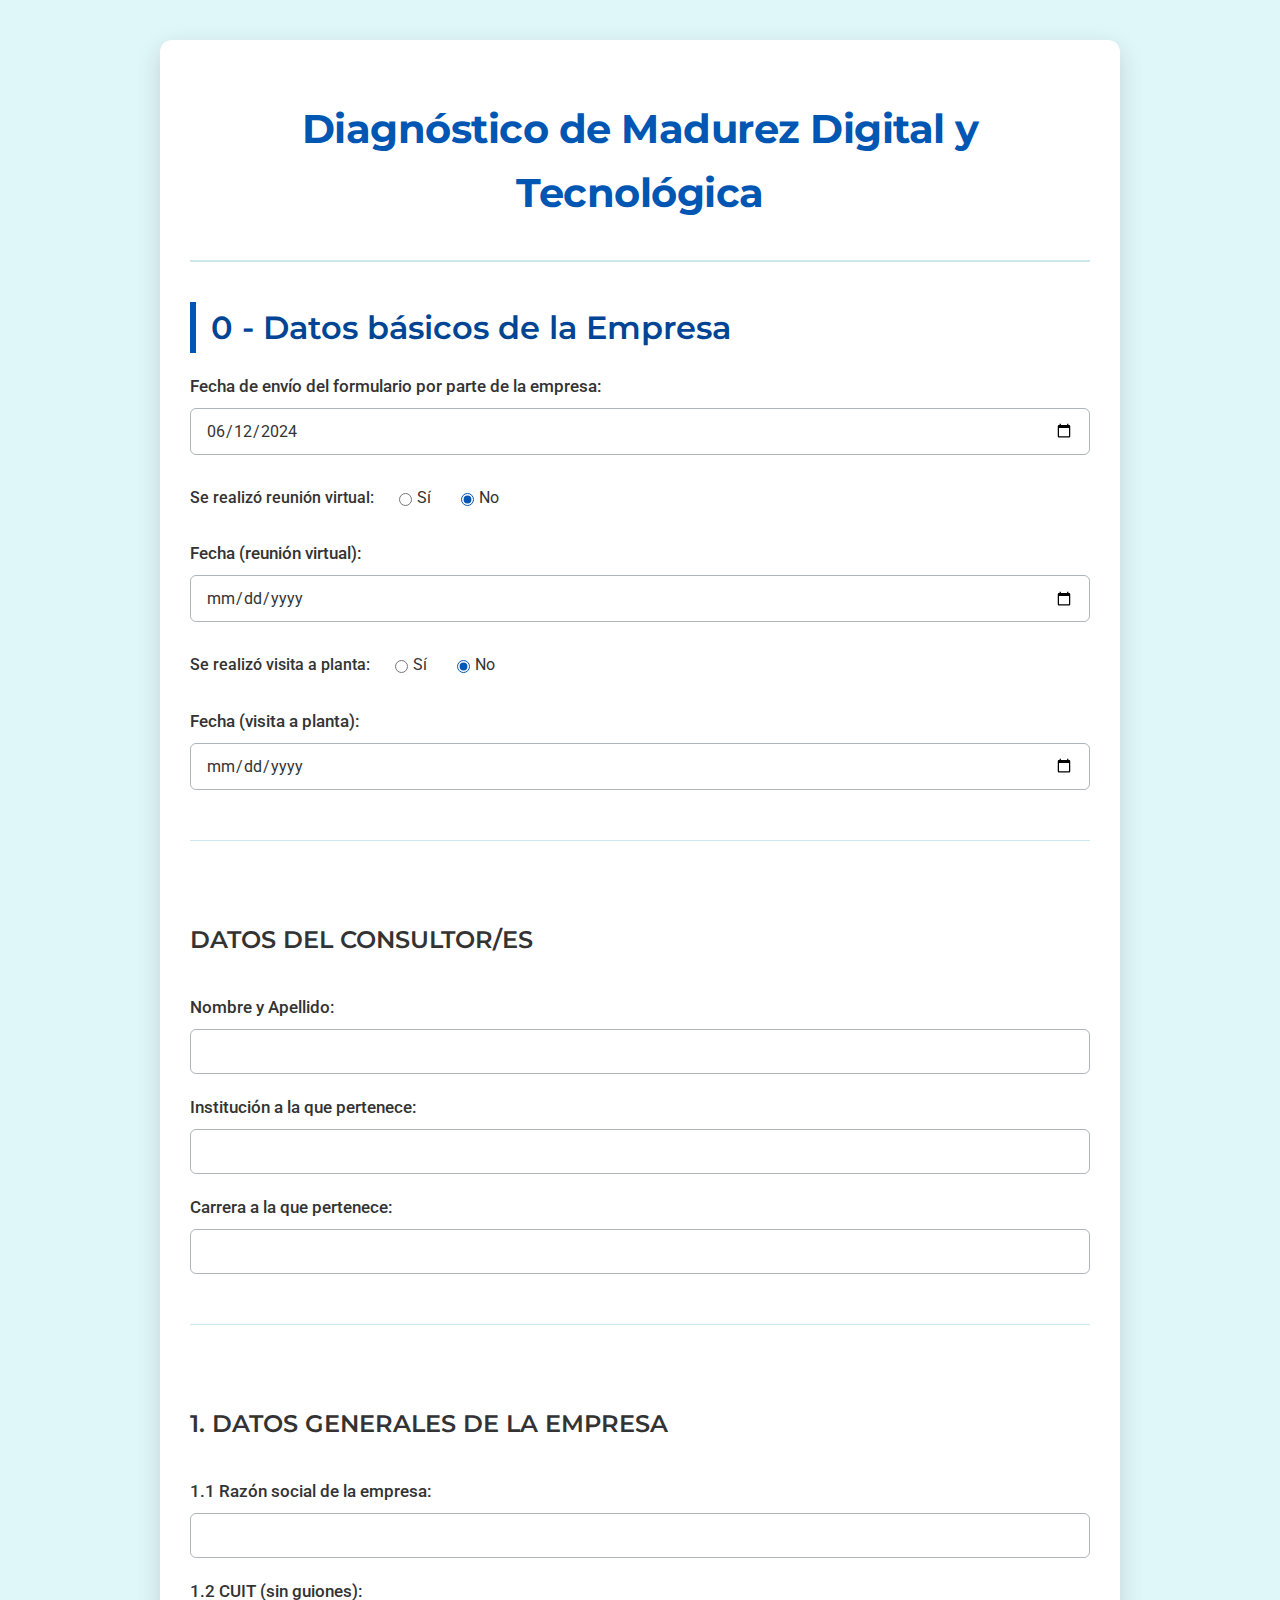
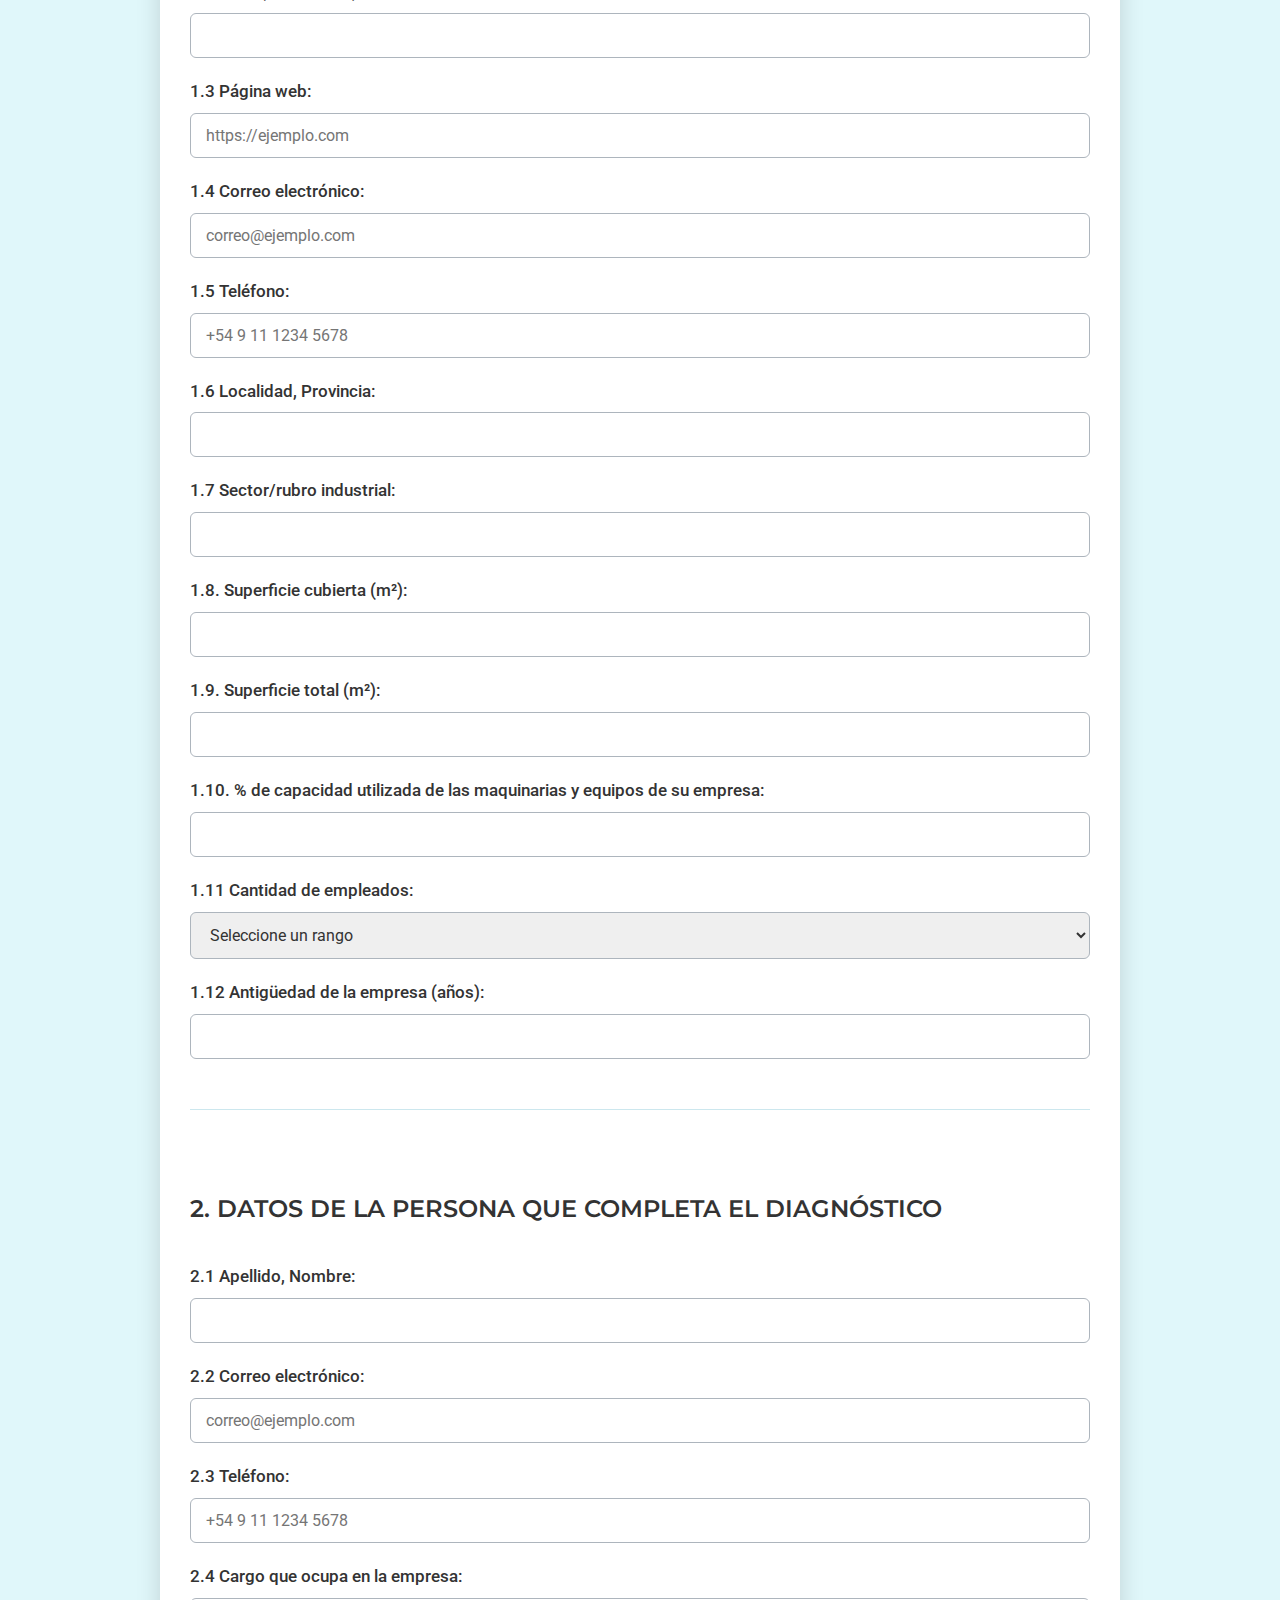
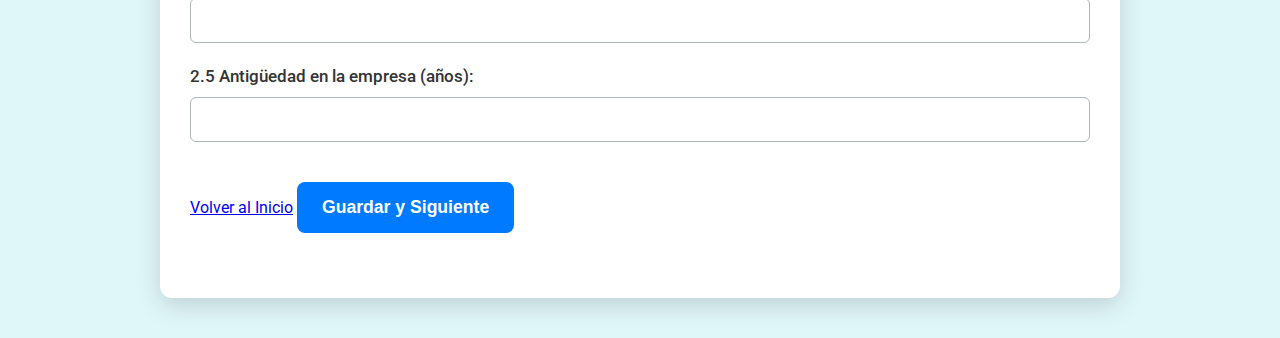
<file: section0.html>
<!DOCTYPE html>
<html lang="es">
<head>
    <meta charset="UTF-8">
    <meta name="viewport" content="width=device-width, initial-scale=1.0">
    <title>Sección 0 - Datos Básicos de la Empresa</title>
    <link href="https://fonts.googleapis.com/css2?family=Montserrat:wght@600;700&family=Roboto:wght@300;400;500&display=swap" rel="stylesheet">
    <link rel="stylesheet" href="style.css">
</head>
<body>
    <div class="container">
        <header>
            <h1>Diagnóstico de Madurez Digital y Tecnológica</h1>
        </header>

        <section class="company-data-form">
            <h2>0 - Datos básicos de la Empresa</h2>
            <form>
                <div class="form-group">
                    <label for="fechaEnvio">Fecha de envío del formulario por parte de la empresa:</label>
                    <input type="date" id="fechaEnvio" name="fechaEnvio" value="2024-06-12">
                </div>

                <div class="form-group-radio">
                    <label>Se realizó reunión virtual:</label>
                    <input type="radio" id="reunionVirtualSi" name="reunionVirtual" value="Sí">
                    <label for="reunionVirtualSi">Sí</label>
                    <input type="radio" id="reunionVirtualNo" name="reunionVirtual" value="No" checked>
                    <label for="reunionVirtualNo">No</label>
                </div>
                <div class="form-group">
                    <label for="fechaReunionVirtual">Fecha (reunión virtual):</label>
                    <input type="date" id="fechaReunionVirtual" name="fechaReunionVirtual">
                </div>

                <div class="form-group-radio">
                    <label>Se realizó visita a planta:</label>
                    <input type="radio" id="visitaPlantaSi" name="visitaPlanta" value="Sí">
                    <label for="visitaPlantaSi">Sí</label>
                    <input type="radio" id="visitaPlantaNo" name="visitaPlanta" value="No" checked>
                    <label for="visitaPlantaNo">No</label>
                </div>
                <div class="form-group">
                    <label for="fechaVisitaPlanta">Fecha (visita a planta):</label>
                    <input type="date" id="fechaVisitaPlanta" name="fechaVisitaPlanta">
                </div>

                <hr> <h3>DATOS DEL CONSULTOR/ES</h3>
                <div class="form-group">
                    <label for="consultorNombre">Nombre y Apellido:</label>
                    <input type="text" id="consultorNombre" name="consultorNombre">
                </div>
                <div class="form-group">
                    <label for="consultorInstitucion">Institución a la que pertenece:</label>
                    <input type="text" id="consultorInstitucion" name="consultorInstitucion">
                </div>
                <div class="form-group">
                    <label for="consultorCarrera">Carrera a la que pertenece:</label>
                    <input type="text" id="consultorCarrera" name="consultorCarrera">
                </div>

                <hr> <h3>1. DATOS GENERALES DE LA EMPRESA</h3>
                <div class="form-group">
                    <label for="razonSocial">1.1 Razón social de la empresa:</label>
                    <input type="text" id="razonSocial" name="razonSocial">
                </div>
                <div class="form-group">
                    <label for="cuit">1.2 CUIT (sin guiones):</label>
                    <input type="text" id="cuit" name="cuit" pattern="[0-9]{11}" title="CUIT debe ser de 11 dígitos numéricos sin guiones">
                </div>
                <div class="form-group">
                    <label for="paginaWeb">1.3 Página web:</label>
                    <input type="url" id="paginaWeb" name="paginaWeb" placeholder="https://ejemplo.com">
                </div>
                <div class="form-group">
                    <label for="emailEmpresa">1.4 Correo electrónico:</label>
                    <input type="email" id="emailEmpresa" name="emailEmpresa" placeholder="correo@ejemplo.com">
                </div>
                <div class="form-group">
                    <label for="telefonoEmpresa">1.5 Teléfono:</label>
                    <input type="tel" id="telefonoEmpresa" name="telefonoEmpresa" placeholder="+54 9 11 1234 5678">
                </div>
                <div class="form-group">
                    <label for="localidadProvincia">1.6 Localidad, Provincia:</label>
                    <input type="text" id="localidadProvincia" name="localidadProvincia">
                </div>
                <div class="form-group">
                    <label for="sectorRubro">1.7 Sector/rubro industrial:</label>
                    <input type="text" id="sectorRubro" name="sectorRubro">
                </div>
                <div class="form-group">
                    <label for="superficieCubierta">1.8. Superficie cubierta (m²):</label>
                    <input type="number" id="superficieCubierta" name="superficieCubierta" min="0">
                </div>
                <div class="form-group">
                    <label for="superficieTotal">1.9. Superficie total (m²):</label>
                    <input type="number" id="superficieTotal" name="superficieTotal" min="0">
                </div>
                <div class="form-group">
                    <label for="capacidadUtilizada">1.10. % de capacidad utilizada de las maquinarias y equipos de su empresa:</label>
                    <input type="number" id="capacidadUtilizada" name="capacidadUtilizada" min="0" max="100">
                </div>
                <div class="form-group">
                    <label for="cantidadEmpleados">1.11 Cantidad de empleados:</label>
                    <select id="cantidadEmpleados" name="cantidadEmpleados">
                        <option value="">Seleccione un rango</option>
                        <option value="1-10">1-10</option>
                        <option value="11-50">11-50</option>
                        <option value="51-200">51-200</option>
                        <option value="+200">+200</option>
                    </select>
                </div>
                <div class="form-group">
                    <label for="antiguedadEmpresa">1.12 Antigüedad de la empresa (años):</label>
                    <input type="number" id="antiguedadEmpresa" name="antiguedadEmpresa" min="0">
                </div>

                <hr> <h3>2. DATOS DE LA PERSONA QUE COMPLETA EL DIAGNÓSTICO</h3>
                <div class="form-group">
                    <label for="encuestadoApellidoNombre">2.1 Apellido, Nombre:</label>
                    <input type="text" id="encuestadoApellidoNombre" name="encuestadoApellidoNombre">
                </div>
                <div class="form-group">
                    <label for="encuestadoEmail">2.2 Correo electrónico:</label>
                    <input type="email" id="encuestadoEmail" name="encuestadoEmail" placeholder="correo@ejemplo.com">
                </div>
                <div class="form-group">
                    <label for="encuestadoTelefono">2.3 Teléfono:</label>
                    <input type="tel" id="encuestadoTelefono" name="encuestadoTelefono" placeholder="+54 9 11 1234 5678">
                </div>
                <div class="form-group">
                    <label for="encuestadoCargo">2.4 Cargo que ocupa en la empresa:</label>
                    <input type="text" id="encuestadoCargo" name="encuestadoCargo">
                </div>
                <div class="form-group">
                    <label for="encuestadoAntiguedad">2.5 Antigüedad en la empresa (años):</label>
                    <input type="number" id="encuestadoAntiguedad" name="encuestadoAntiguedad" min="0">
                </div>
                <div class="form-navigation">
                    <a href="index.html" class="button">Volver al Inicio</a>
                    <button type="submit" class="button button-primary">Guardar y Siguiente</button>
                </div>
            </form>
        </section>
    </div>
</body>
</html>
</file>
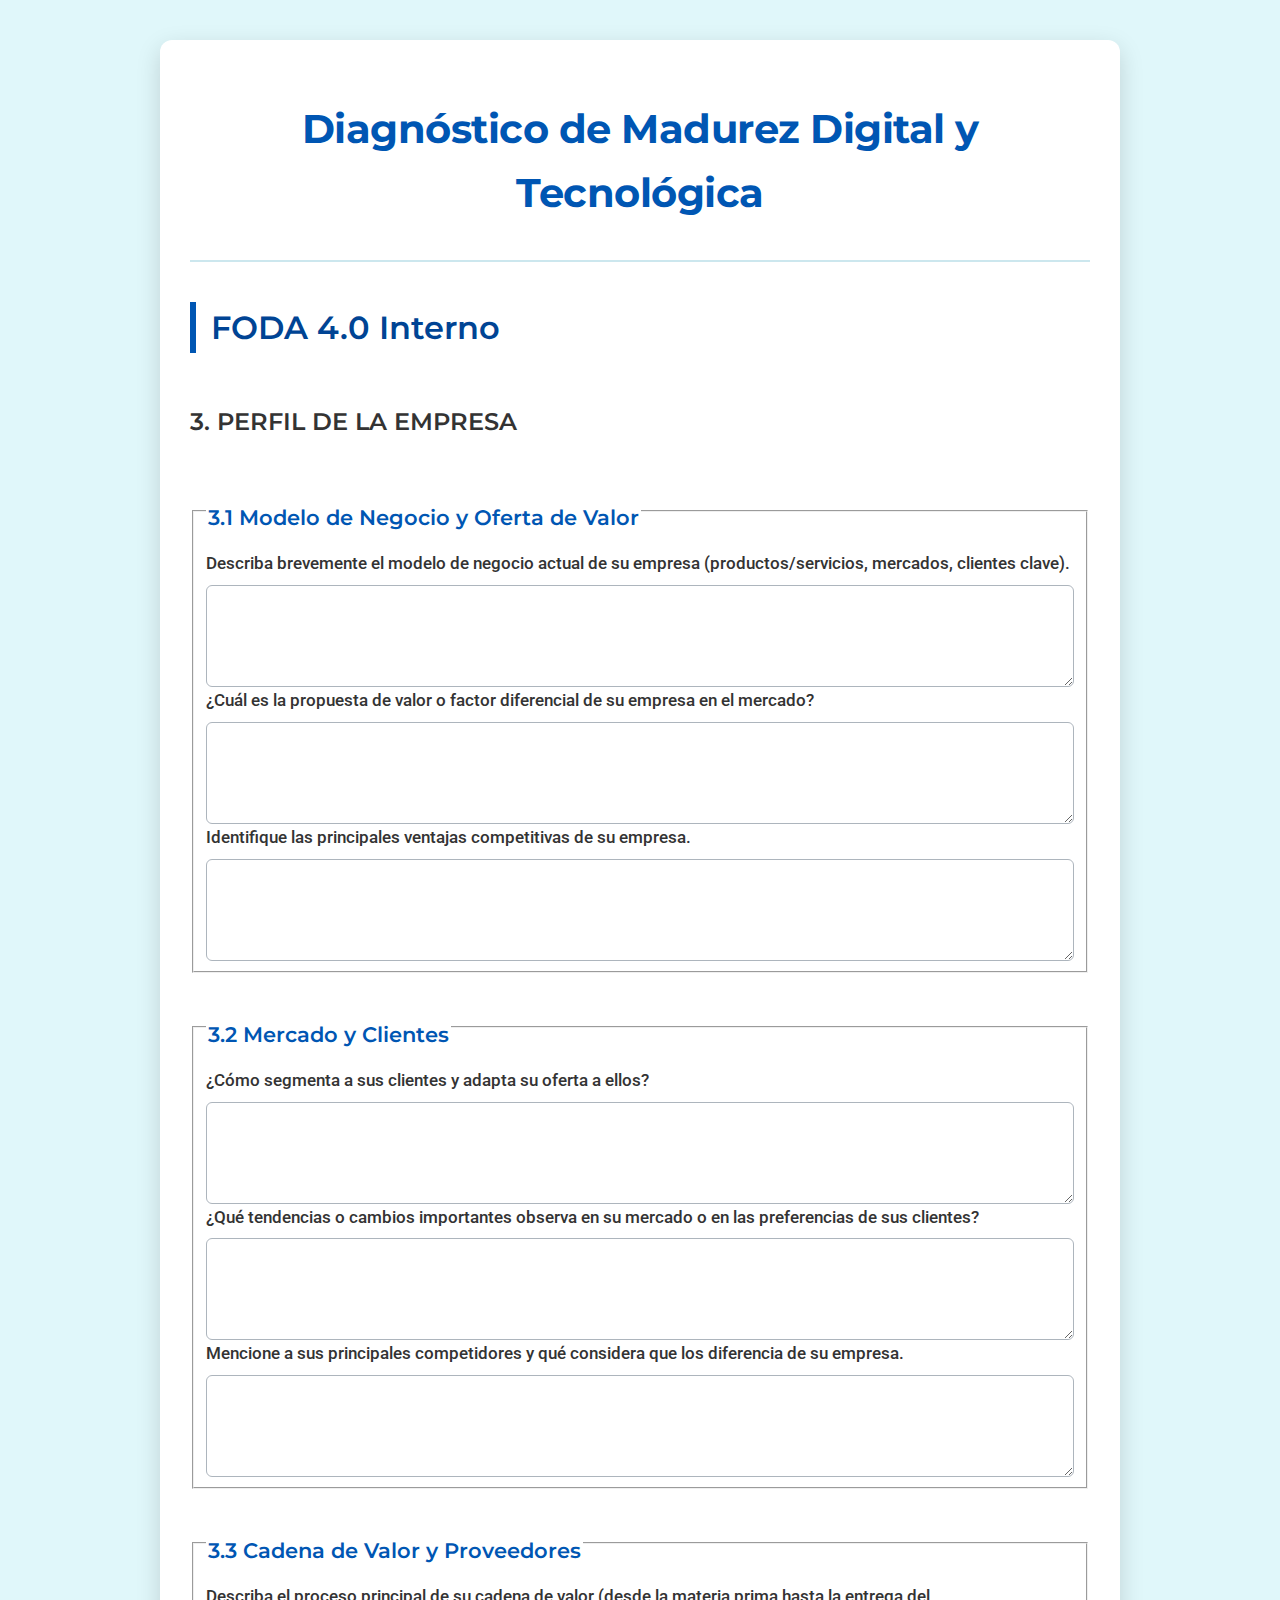
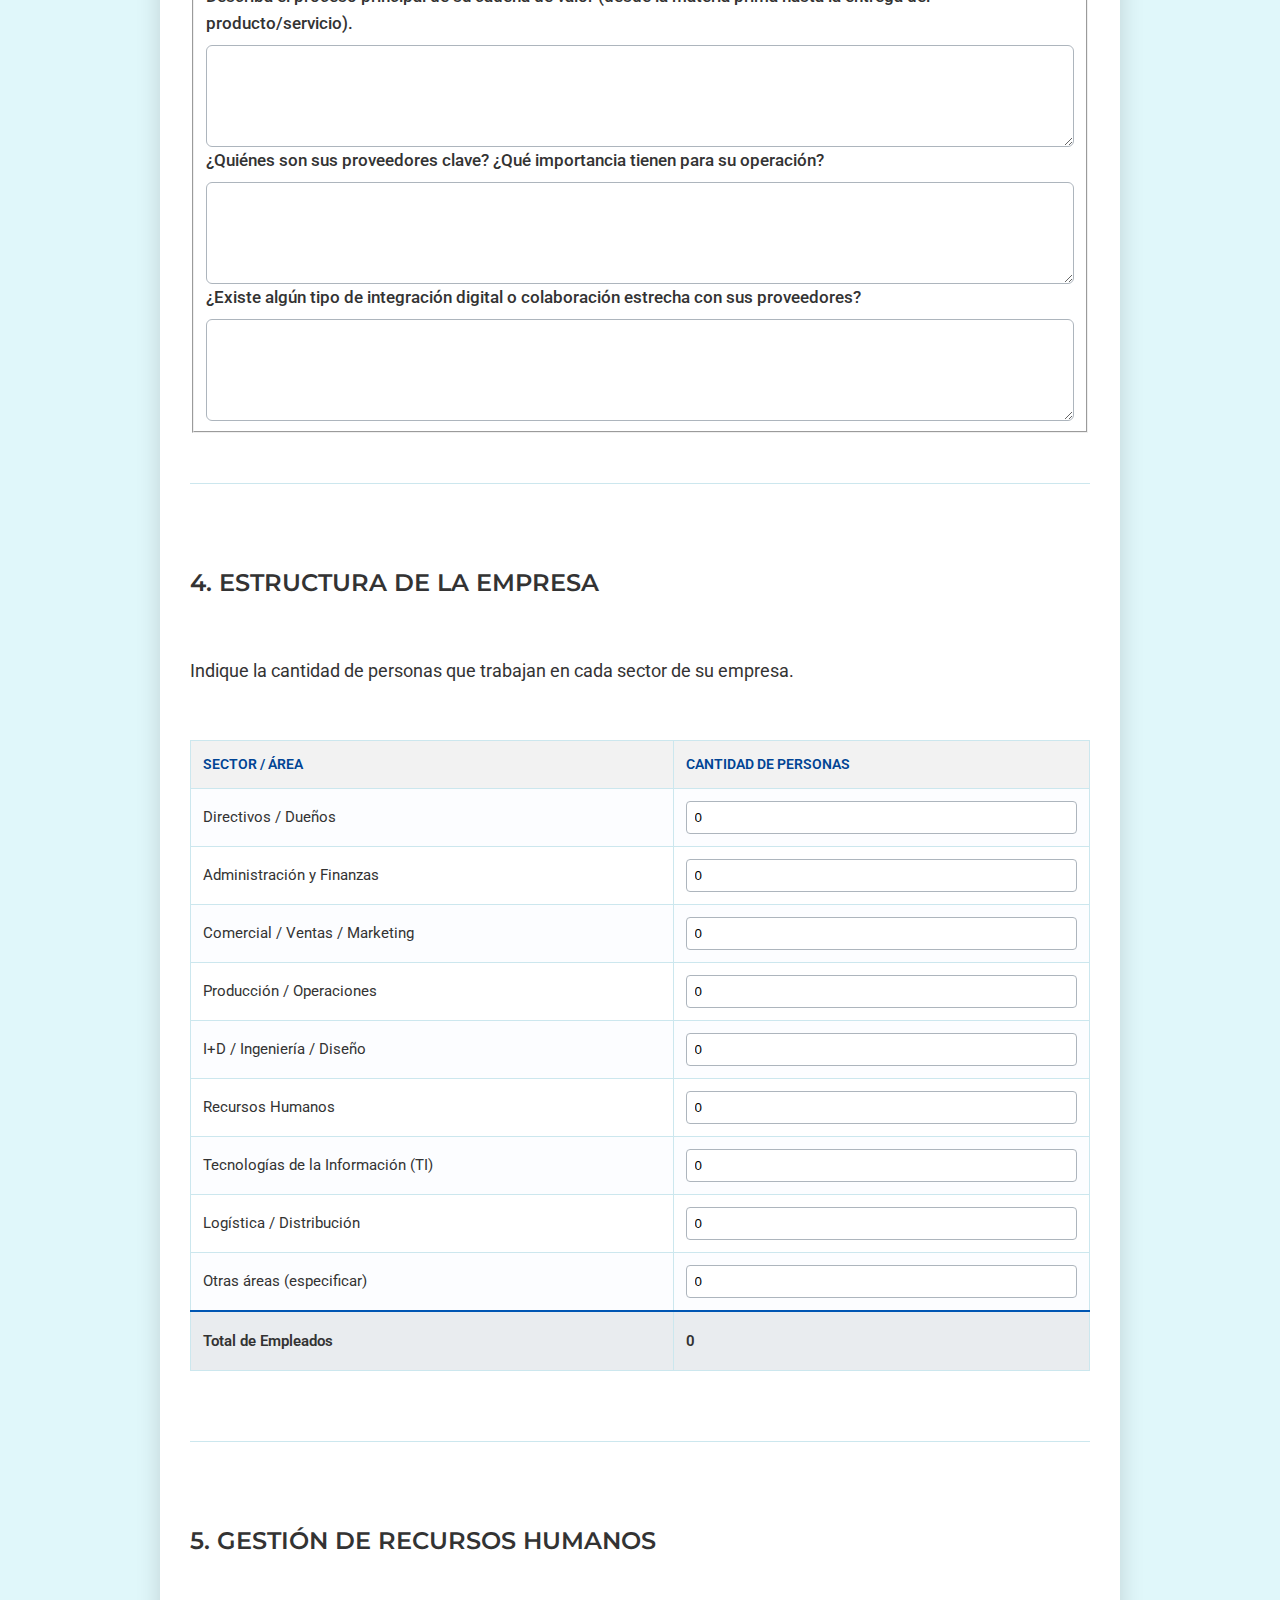
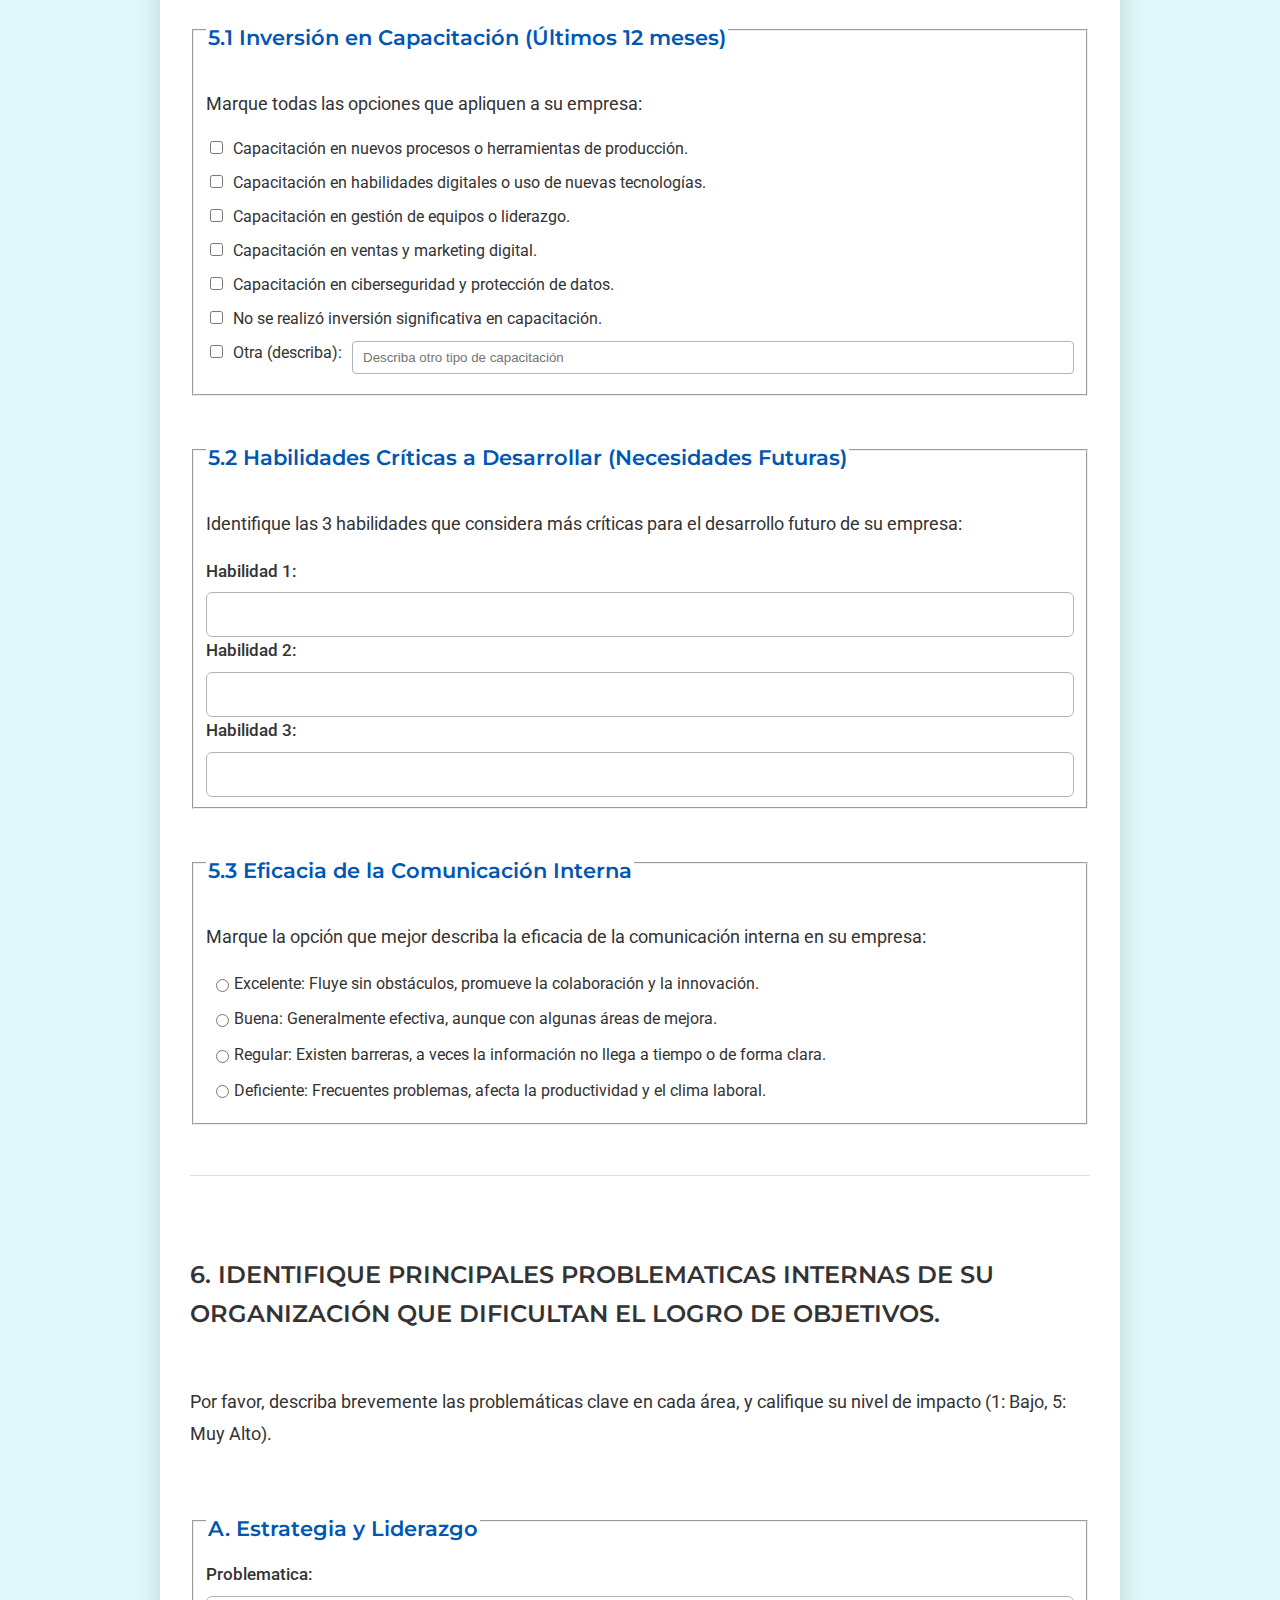
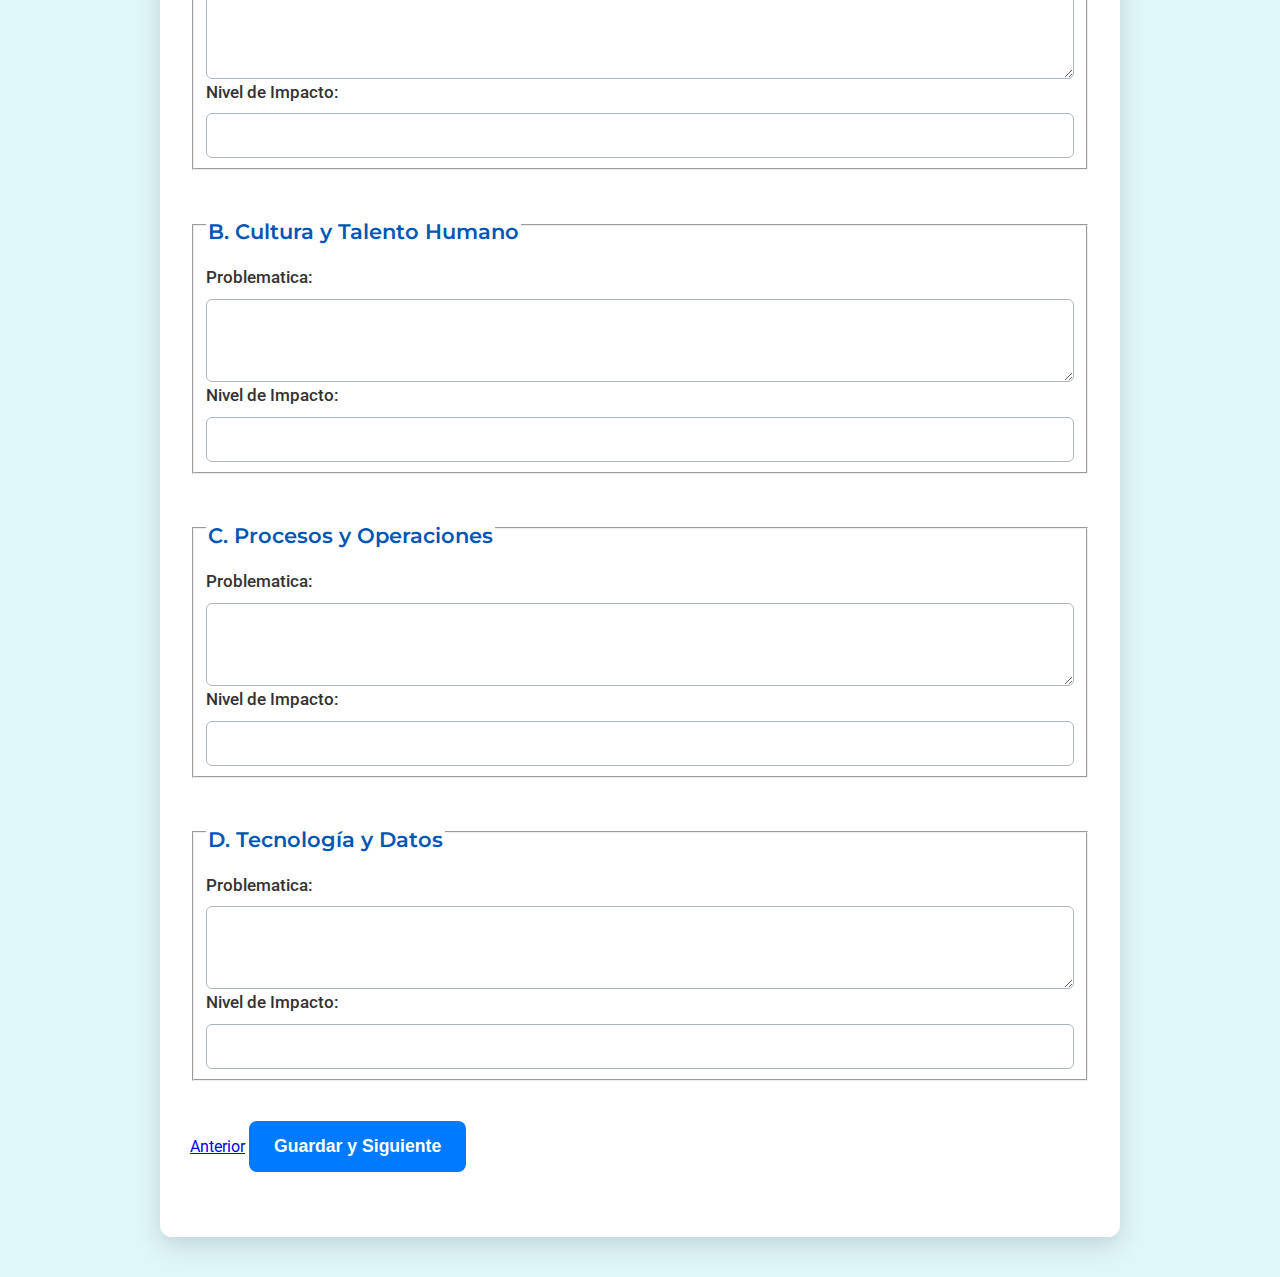
<file: section1A_foda.html>
<!DOCTYPE html>
<html lang="es">
<head>
    <meta charset="UTF-8">
    <meta name="viewport" content="width=device-width, initial-scale=1.0">
    <title>Sección 1A - FODA 4.0 Interno</title>
    <link href="https://fonts.googleapis.com/css2?family=Montserrat:wght@600;700&family=Roboto:wght@300;400;500&display=swap" rel="stylesheet">
    <link rel="stylesheet" href="style.css">
</head>
<body>
    <div class="container">
        <header>
            <h1>Diagnóstico de Madurez Digital y Tecnológica</h1>
        </header>

        <section class="foda-form">
            <h2>FODA 4.0 Interno</h2>
            <form>
                <h3>3. PERFIL DE LA EMPRESA</h3>
                <div class="form-group-fieldset">
                    <fieldset>
                        <legend><h4>3.1 Modelo de Negocio y Oferta de Valor</h4></legend>
                        <div class="form-group">
                            <label for="modeloNegocio">Describa brevemente el modelo de negocio actual de su empresa (productos/servicios, mercados, clientes clave).</label>
                            <textarea id="modeloNegocio" name="modeloNegocio" rows="4"></textarea>
                        </div>
                        <div class="form-group">
                            <label for="diferenciacion">¿Cuál es la propuesta de valor o factor diferencial de su empresa en el mercado?</label>
                            <textarea id="diferenciacion" name="diferenciacion" rows="4"></textarea>
                        </div>
                        <div class="form-group">
                            <label for="ventajaCompetitiva">Identifique las principales ventajas competitivas de su empresa.</label>
                            <textarea id="ventajaCompetitiva" name="ventajaCompetitiva" rows="4"></textarea>
                        </div>
                    </fieldset>
                </div>

                <div class="form-group-fieldset">
                    <fieldset>
                        <legend><h4>3.2 Mercado y Clientes</h4></legend>
                        <div class="form-group">
                            <label for="segmentacionClientes">¿Cómo segmenta a sus clientes y adapta su oferta a ellos?</label>
                            <textarea id="segmentacionClientes" name="segmentacionClientes" rows="4"></textarea>
                        </div>
                        <div class="form-group">
                            <label for="tendenciasMercado">¿Qué tendencias o cambios importantes observa en su mercado o en las preferencias de sus clientes?</label>
                            <textarea id="tendenciasMercado" name="tendenciasMercado" rows="4"></textarea>
                        </div>
                        <div class="form-group">
                            <label for="competidoresClave">Mencione a sus principales competidores y qué considera que los diferencia de su empresa.</label>
                            <textarea id="competidoresClave" name="competidoresClave" rows="4"></textarea>
                        </div>
                    </fieldset>
                </div>

                <div class="form-group-fieldset">
                    <fieldset>
                        <legend><h4>3.3 Cadena de Valor y Proveedores</h4></legend>
                        <div class="form-group">
                            <label for="procesoPrincipal">Describa el proceso principal de su cadena de valor (desde la materia prima hasta la entrega del producto/servicio).</label>
                            <textarea id="procesoPrincipal" name="procesoPrincipal" rows="4"></textarea>
                        </div>
                        <div class="form-group">
                            <label for="proveedoresClave">¿Quiénes son sus proveedores clave? ¿Qué importancia tienen para su operación?</label>
                            <textarea id="proveedoresClave" name="proveedoresClave" rows="4"></textarea>
                        </div>
                        <div class="form-group">
                            <label for="integracionProveedores">¿Existe algún tipo de integración digital o colaboración estrecha con sus proveedores?</label>
                            <textarea id="integracionProveedores" name="integracionProveedores" rows="4"></textarea>
                        </div>
                    </fieldset>
                </div>

                <hr> <h3>4. ESTRUCTURA DE LA EMPRESA</h3>
                <p>Indique la cantidad de personas que trabajan en cada sector de su empresa.</p>
                <div class="table-container">
                    <table class="estructura-empresa-table">
                        <thead>
                            <tr>
                                <th>Sector / Área</th>
                                <th>Cantidad de Personas</th>
                            </tr>
                        </thead>
                        <tbody>
                            <tr>
                                <td>Directivos / Dueños</td>
                                <td><input type="number" name="directivos" min="0" value="0"></td>
                            </tr>
                            <tr>
                                <td>Administración y Finanzas</td>
                                <td><input type="number" name="administracion" min="0" value="0"></td>
                            </tr>
                            <tr>
                                <td>Comercial / Ventas / Marketing</td>
                                <td><input type="number" name="comercial" min="0" value="0"></td>
                            </tr>
                            <tr>
                                <td>Producción / Operaciones</td>
                                <td><input type="number" name="produccion" min="0" value="0"></td>
                            </tr>
                            <tr>
                                <td>I+D / Ingeniería / Diseño</td>
                                <td><input type="number" name="id" min="0" value="0"></td>
                            </tr>
                            <tr>
                                <td>Recursos Humanos</td>
                                <td><input type="number" name="rrhh" min="0" value="0"></td>
                            </tr>
                            <tr>
                                <td>Tecnologías de la Información (TI)</td>
                                <td><input type="number" name="ti" min="0" value="0"></td>
                            </tr>
                            <tr>
                                <td>Logística / Distribución</td>
                                <td><input type="number" name="logistica" min="0" value="0"></td>
                            </tr>
                            <tr>
                                <td>Otras áreas (especificar)</td>
                                <td><input type="number" name="otrasAreas" min="0" value="0"></td>
                            </tr>
                        </tbody>
                        <tfoot>
                            <tr>
                                <td>Total de Empleados</td>
                                <td><span id="totalEmpleadosEstructura">0</span></td>
                            </tr>
                        </tfoot>
                    </table>
                </div>

                <hr> <h3>5. GESTIÓN DE RECURSOS HUMANOS</h3>
                <div class="form-group-fieldset">
                    <fieldset>
                        <legend><h4>5.1 Inversión en Capacitación (Últimos 12 meses)</h4></legend>
                        <p>Marque todas las opciones que apliquen a su empresa:</p>
                        <div class="checkbox-group">
                            <label>
                                <input type="checkbox" name="capacitacionArea" value="procesos"> Capacitación en nuevos procesos o herramientas de producción.
                            </label>
                            <label>
                                <input type="checkbox" name="capacitacionArea" value="digital"> Capacitación en habilidades digitales o uso de nuevas tecnologías.
                            </label>
                            <label>
                                <input type="checkbox" name="capacitacionArea" value="gestion"> Capacitación en gestión de equipos o liderazgo.
                            </label>
                            <label>
                                <input type="checkbox" name="capacitacionArea" value="ventas"> Capacitación en ventas y marketing digital.
                            </label>
                            <label>
                                <input type="checkbox" name="capacitacionArea" value="ciberseguridad"> Capacitación en ciberseguridad y protección de datos.
                            </label>
                            <label>
                                <input type="checkbox" name="capacitacionArea" value="noInversion"> No se realizó inversión significativa en capacitación.
                            </label>
                            <label>
                                <input type="checkbox" name="capacitacionArea" value="otraCapacitacion"> Otra (describa):
                                <input type="text" name="otraCapacitacionTexto" placeholder="Describa otro tipo de capacitación">
                            </label>
                        </div>
                    </fieldset>
                </div>

                <div class="form-group-fieldset">
                    <fieldset>
                        <legend><h4>5.2 Habilidades Críticas a Desarrollar (Necesidades Futuras)</h4></legend>
                        <p>Identifique las 3 habilidades que considera más críticas para el desarrollo futuro de su empresa:</p>
                        <div class="form-group">
                            <label for="habilidadCritica1">Habilidad 1:</label>
                            <input type="text" id="habilidadCritica1" name="habilidadCritica1">
                        </div>
                        <div class="form-group">
                            <label for="habilidadCritica2">Habilidad 2:</label>
                            <input type="text" id="habilidadCritica2" name="habilidadCritica2">
                        </div>
                        <div class="form-group">
                            <label for="habilidadCritica3">Habilidad 3:</label>
                            <input type="text" id="habilidadCritica3" name="habilidadCritica3">
                        </div>
                    </fieldset>
                </div>

                <div class="form-group-fieldset">
                    <fieldset>
                        <legend><h4>5.3 Eficacia de la Comunicación Interna</h4></legend>
                        <p>Marque la opción que mejor describa la eficacia de la comunicación interna en su empresa:</p>
                        <div class="form-group-radio">
                            <input type="radio" id="comunicacionExcelente" name="eficaciaComunicacion" value="Excelente">
                            <label for="comunicacionExcelente">Excelente: Fluye sin obstáculos, promueve la colaboración y la innovación.</label>
                        </div>
                        <div class="form-group-radio">
                            <input type="radio" id="comunicacionBuena" name="eficaciaComunicacion" value="Buena">
                            <label for="comunicacionBuena">Buena: Generalmente efectiva, aunque con algunas áreas de mejora.</label>
                        </div>
                        <div class="form-group-radio">
                            <input type="radio" id="comunicacionRegular" name="eficaciaComunicacion" value="Regular">
                            <label for="comunicacionRegular">Regular: Existen barreras, a veces la información no llega a tiempo o de forma clara.</label>
                        </div>
                        <div class="form-group-radio">
                            <input type="radio" id="comunicacionDeficiente" name="eficaciaComunicacion" value="Deficiente">
                            <label for="comunicacionDeficiente">Deficiente: Frecuentes problemas, afecta la productividad y el clima laboral.</label>
                        </div>
                    </fieldset>
                </div>

                <hr> <h3>6. IDENTIFIQUE PRINCIPALES PROBLEMATICAS INTERNAS DE SU ORGANIZACIÓN QUE DIFICULTAN EL LOGRO DE OBJETIVOS.</h3>
                <p>Por favor, describa brevemente las problemáticas clave en cada área, y califique su nivel de impacto (1: Bajo, 5: Muy Alto).</p>

                <div class="form-group-fieldset">
                    <fieldset>
                        <legend><h4>A. Estrategia y Liderazgo</h4></legend>
                        <div class="form-group">
                            <label for="problematicaEstrategia">Problematica:</label>
                            <textarea id="problematicaEstrategia" name="problematicaEstrategia" rows="3"></textarea>
                        </div>
                        <div class="form-group">
                            <label for="impactoEstrategia">Nivel de Impacto:</label>
                            <input type="number" id="impactoEstrategia" name="impactoEstrategia" min="1" max="5">
                        </div>
                    </fieldset>
                </div>

                <div class="form-group-fieldset">
                    <fieldset>
                        <legend><h4>B. Cultura y Talento Humano</h4></legend>
                        <div class="form-group">
                            <label for="problematicaCultura">Problematica:</label>
                            <textarea id="problematicaCultura" name="problematicaCultura" rows="3"></textarea>
                        </div>
                        <div class="form-group">
                            <label for="impactoCultura">Nivel de Impacto:</label>
                            <input type="number" id="impactoCultura" name="impactoCultura" min="1" max="5">
                        </div>
                    </fieldset>
                </div>

                <div class="form-group-fieldset">
                    <fieldset>
                        <legend><h4>C. Procesos y Operaciones</h4></legend>
                        <div class="form-group">
                            <label for="problematicaProcesos">Problematica:</label>
                            <textarea id="problematicaProcesos" name="problematicaProcesos" rows="3"></textarea>
                        </div>
                        <div class="form-group">
                            <label for="impactoProcesos">Nivel de Impacto:</label>
                            <input type="number" id="impactoProcesos" name="impactoProcesos" min="1" max="5">
                        </div>
                    </fieldset>
                </div>

                <div class="form-group-fieldset">
                    <fieldset>
                        <legend><h4>D. Tecnología y Datos</h4></legend>
                        <div class="form-group">
                            <label for="problematicaTecnologia">Problematica:</label>
                            <textarea id="problematicaTecnologia" name="problematicaTecnologia" rows="3"></textarea>
                        </div>
                        <div class="form-group">
                            <label for="impactoTecnologia">Nivel de Impacto:</label>
                            <input type="number" id="impactoTecnologia" name="impactoTecnologia" min="1" max="5">
                        </div>
                    </fieldset>
                </div>

                <div class="form-navigation">
                    <a href="section0.html" class="button">Anterior</a>
                    <button type="submit" class="button button-primary">Guardar y Siguiente</button>
                </div>
            </form>
        </section>
    </div>

    <script>
        document.addEventListener('DOMContentLoaded', function() {
            const inputs = document.querySelectorAll('.estructura-empresa-table input[type="number"]');
            const totalSpan = document.getElementById('totalEmpleadosEstructura');

            function updateTotal() {
                let total = 0;
                inputs.forEach(input => {
                    total += parseInt(input.value) || 0;
                });
                totalSpan.textContent = total;
            }

            inputs.forEach(input => {
                input.addEventListener('input', updateTotal);
            });

            // Inicializar el total al cargar la página
            updateTotal();
        });
    </script>
</body>
</html>
</file>
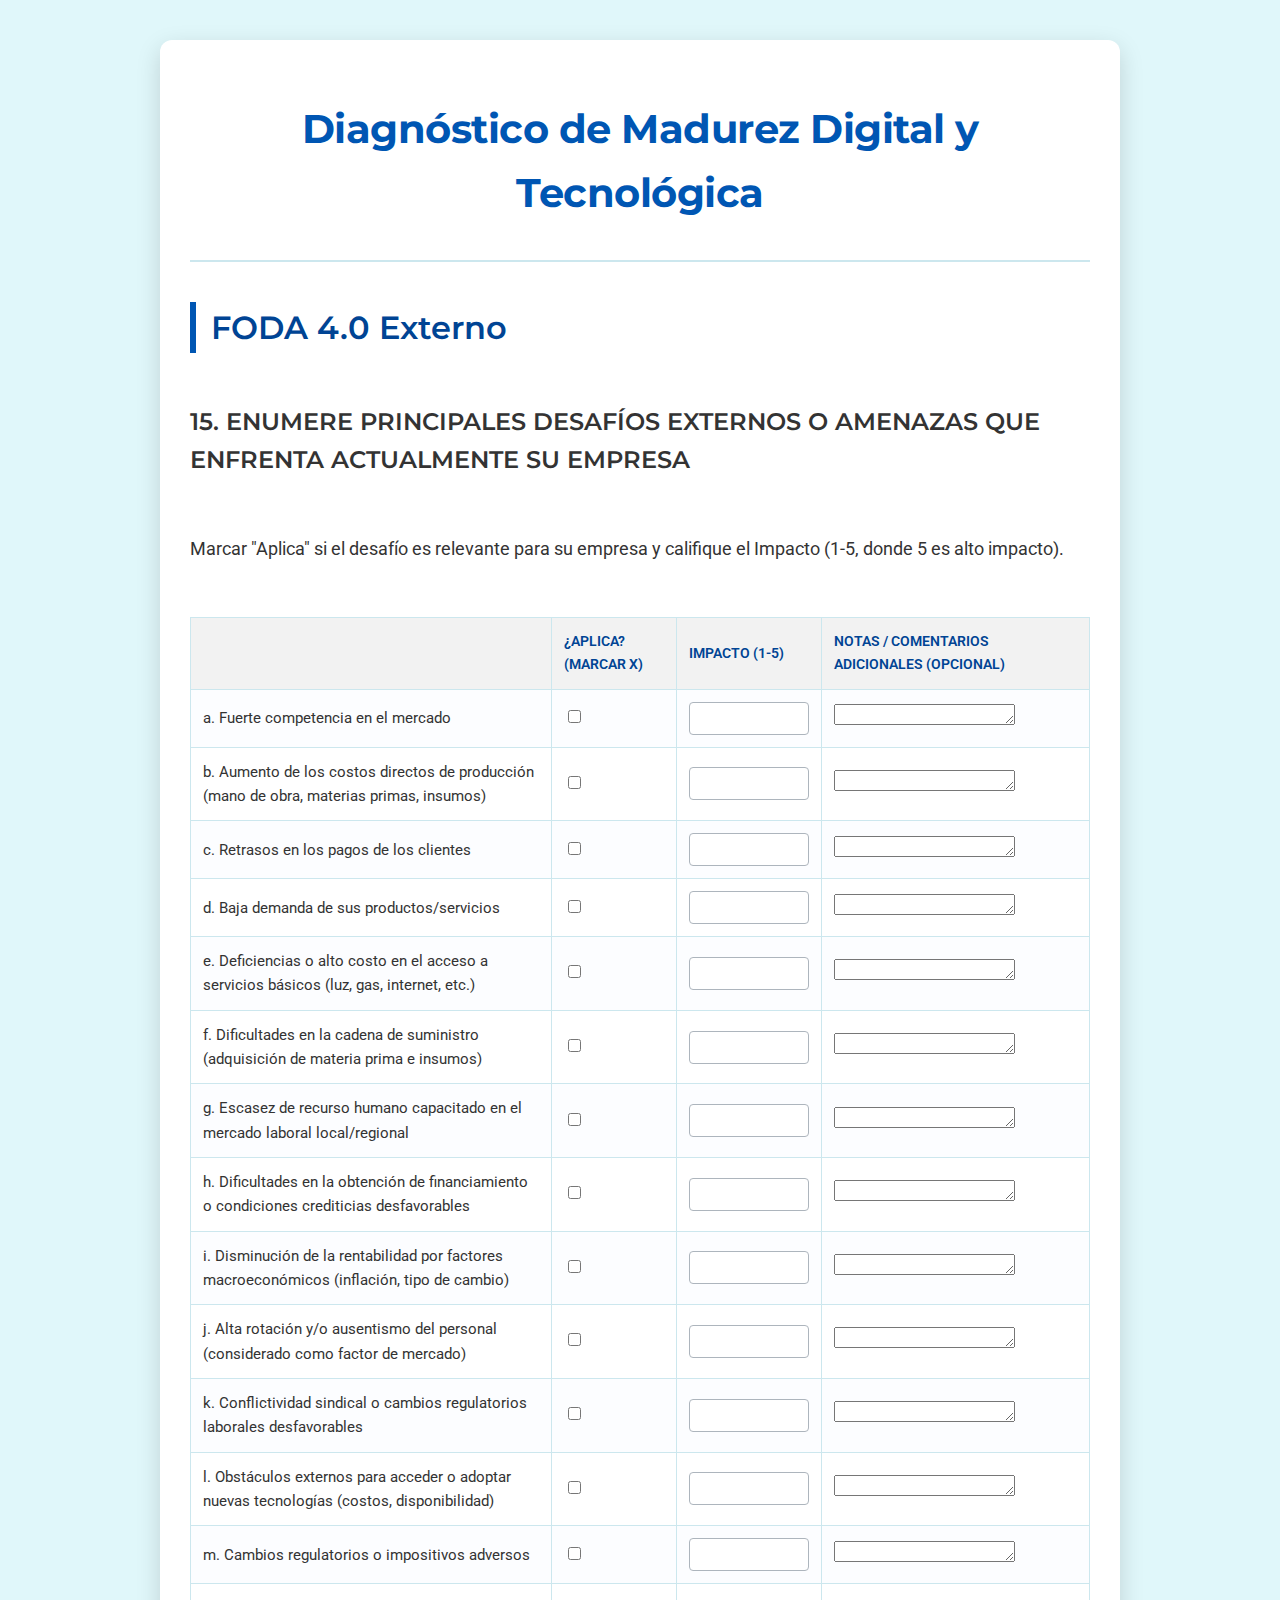
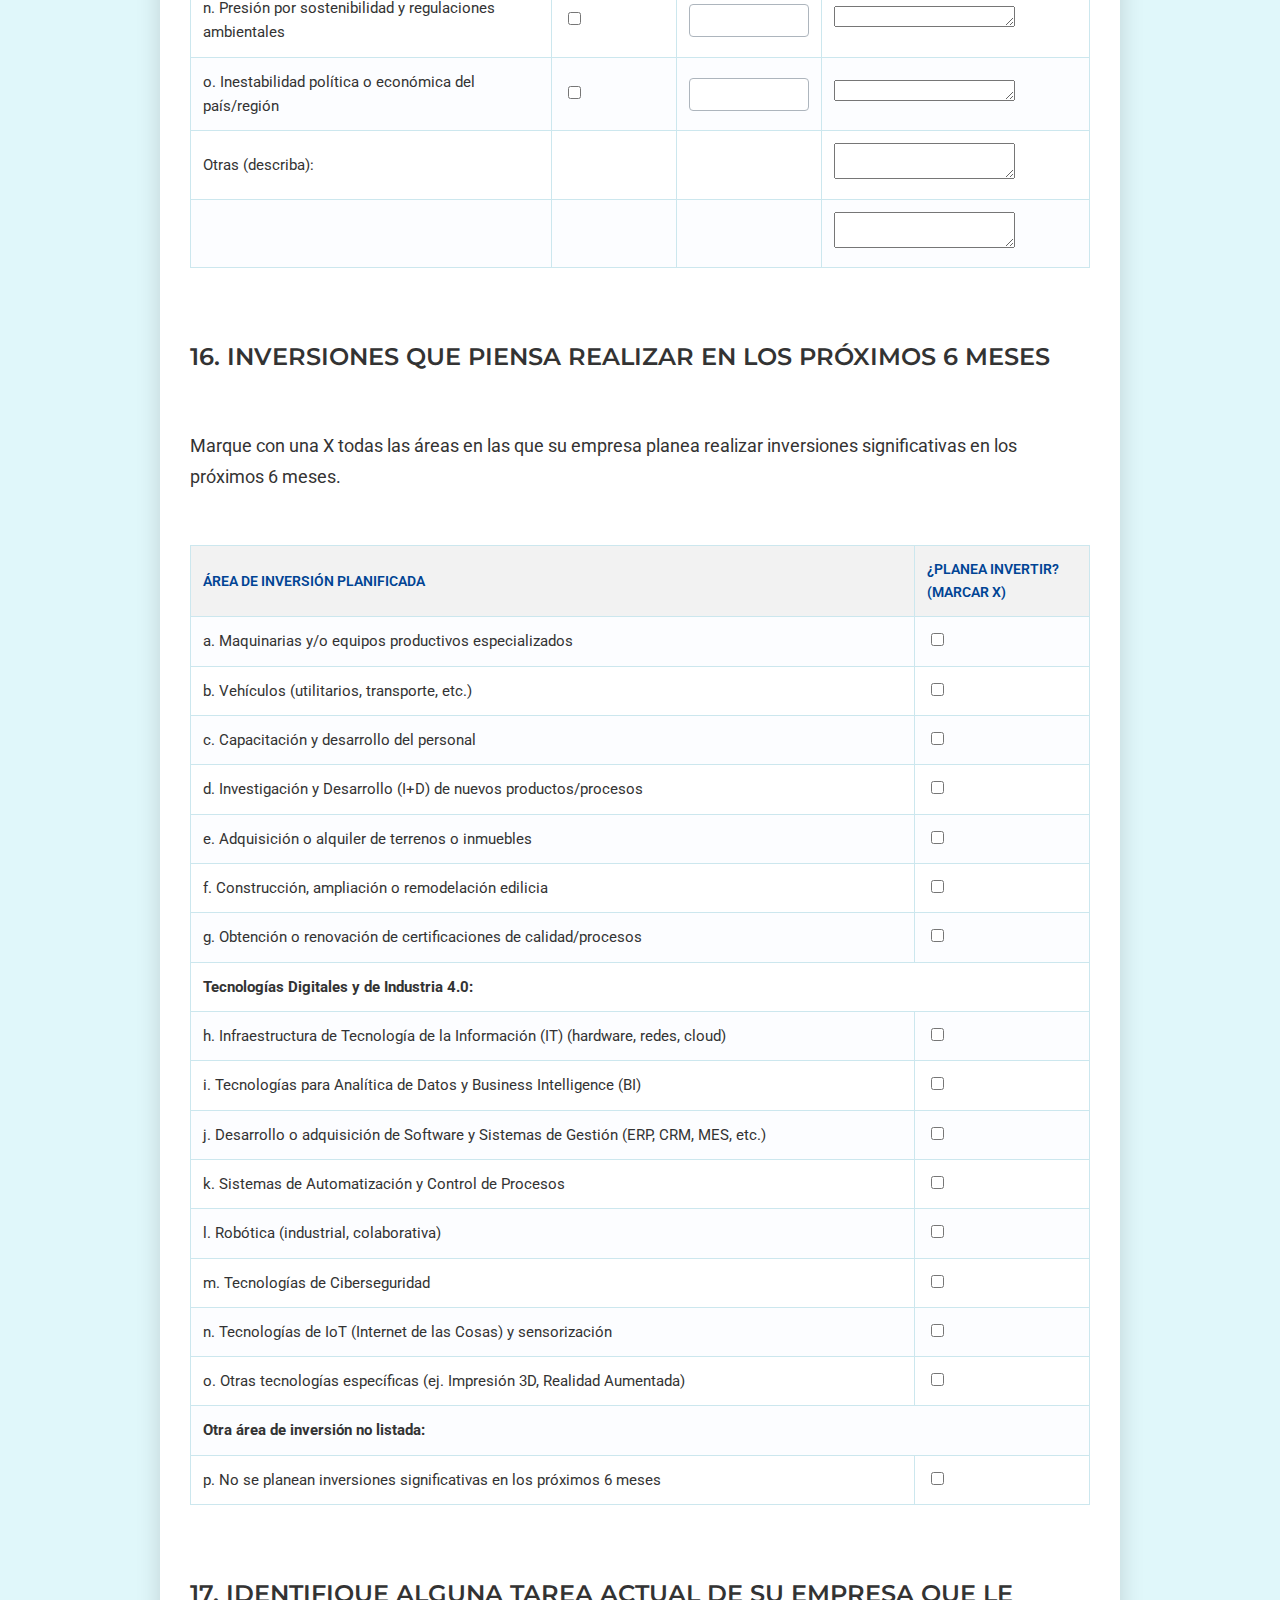
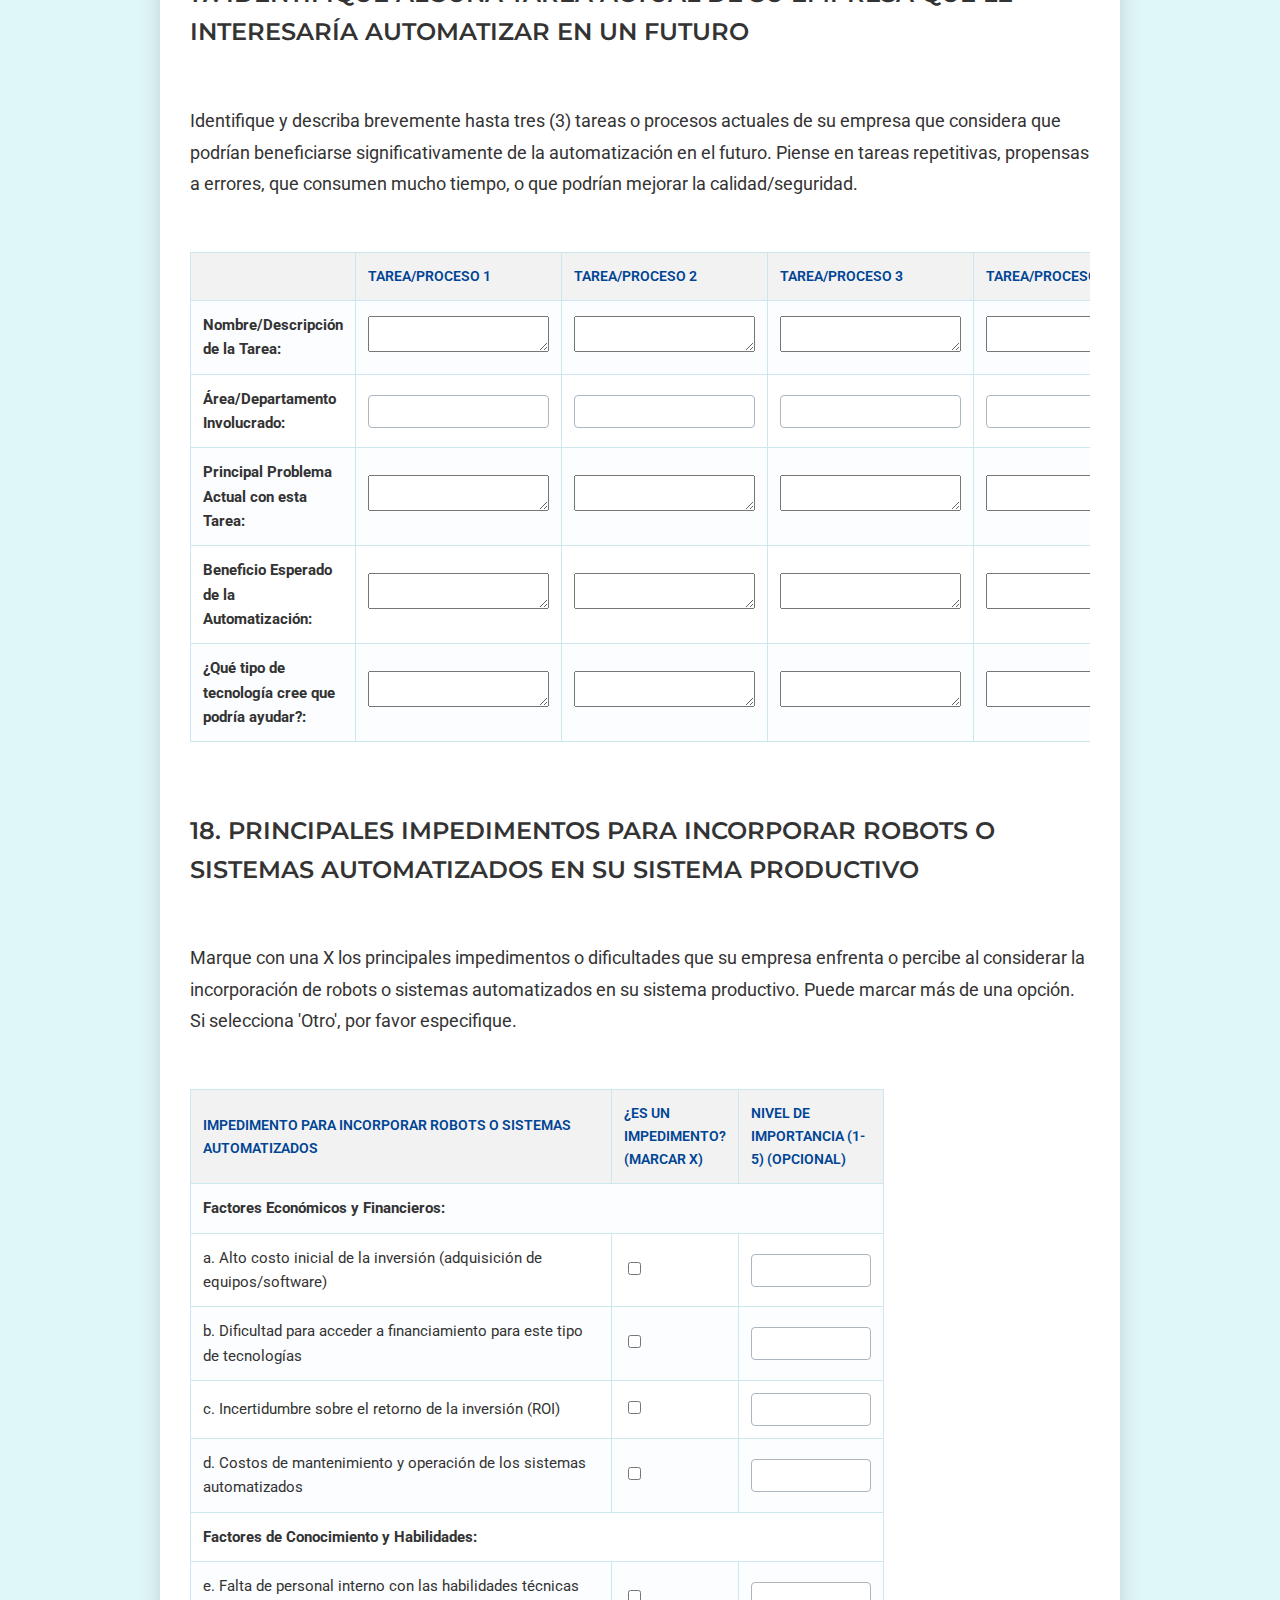
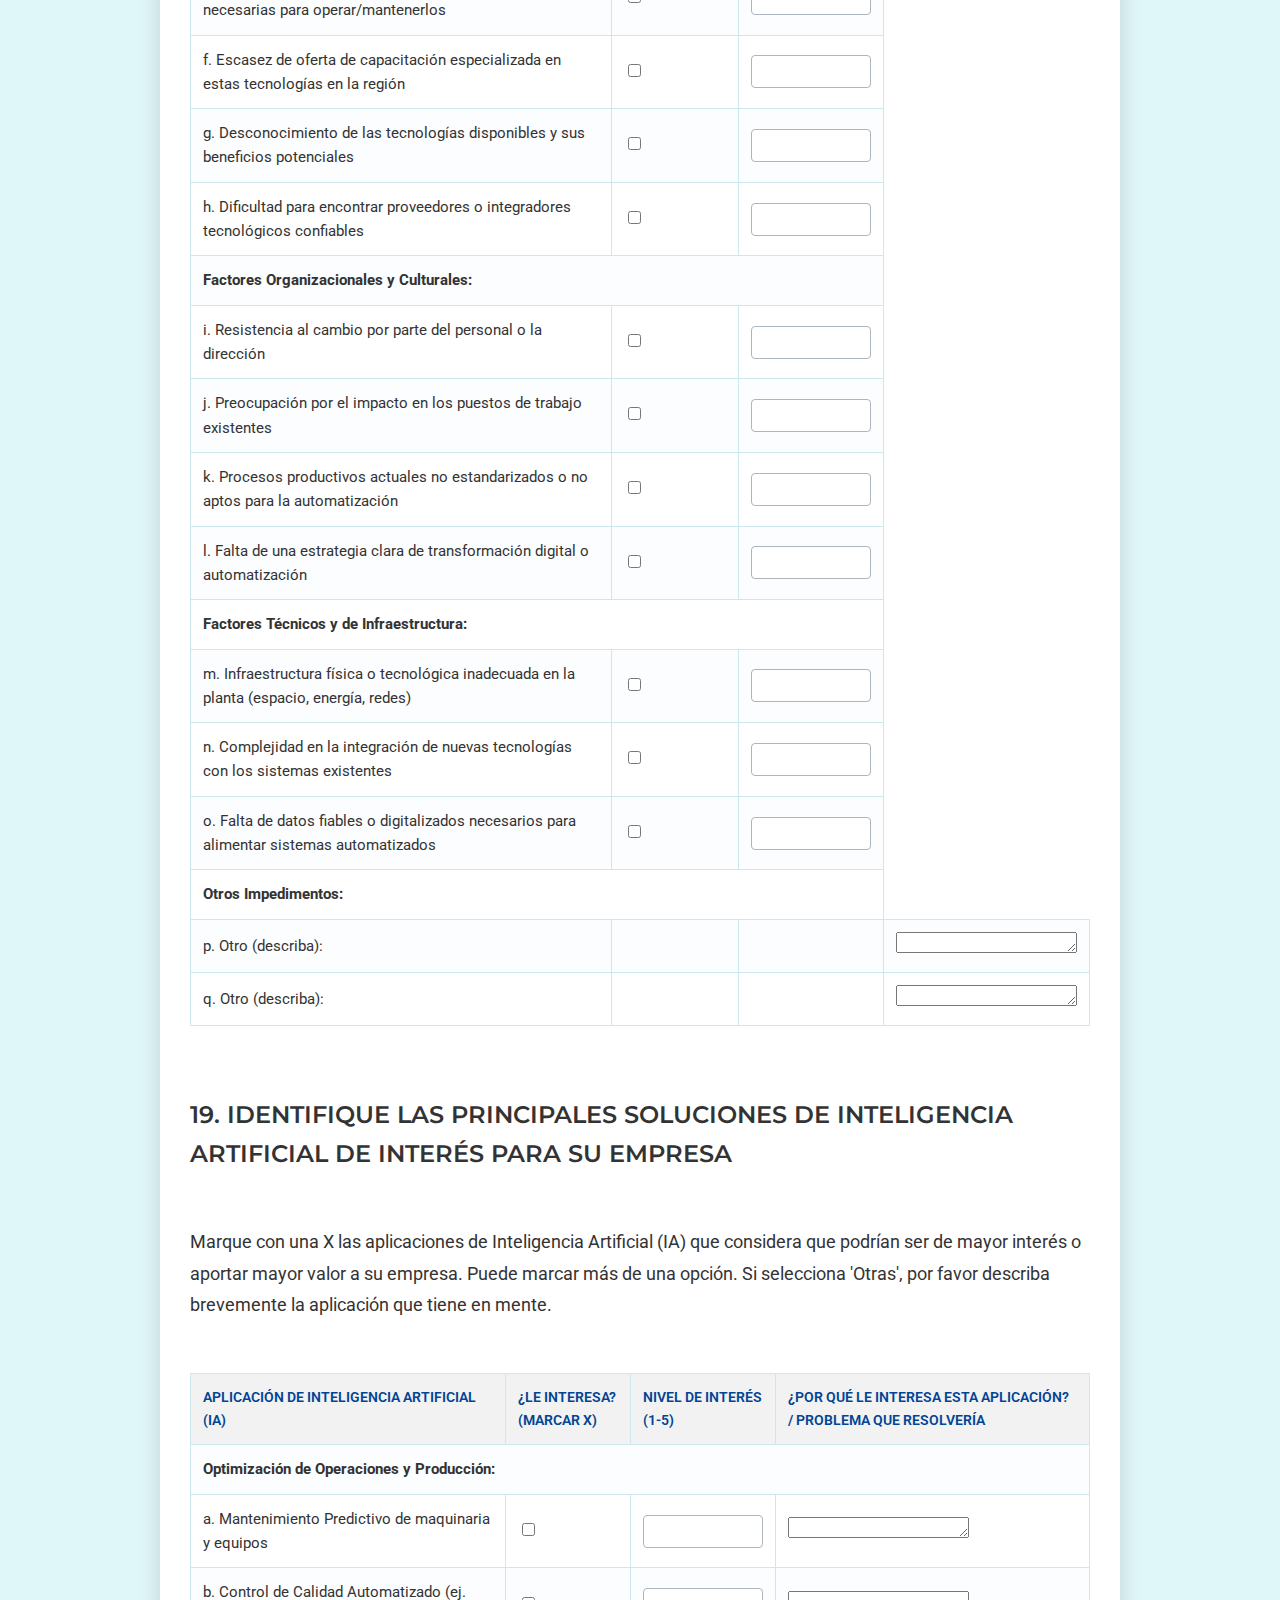
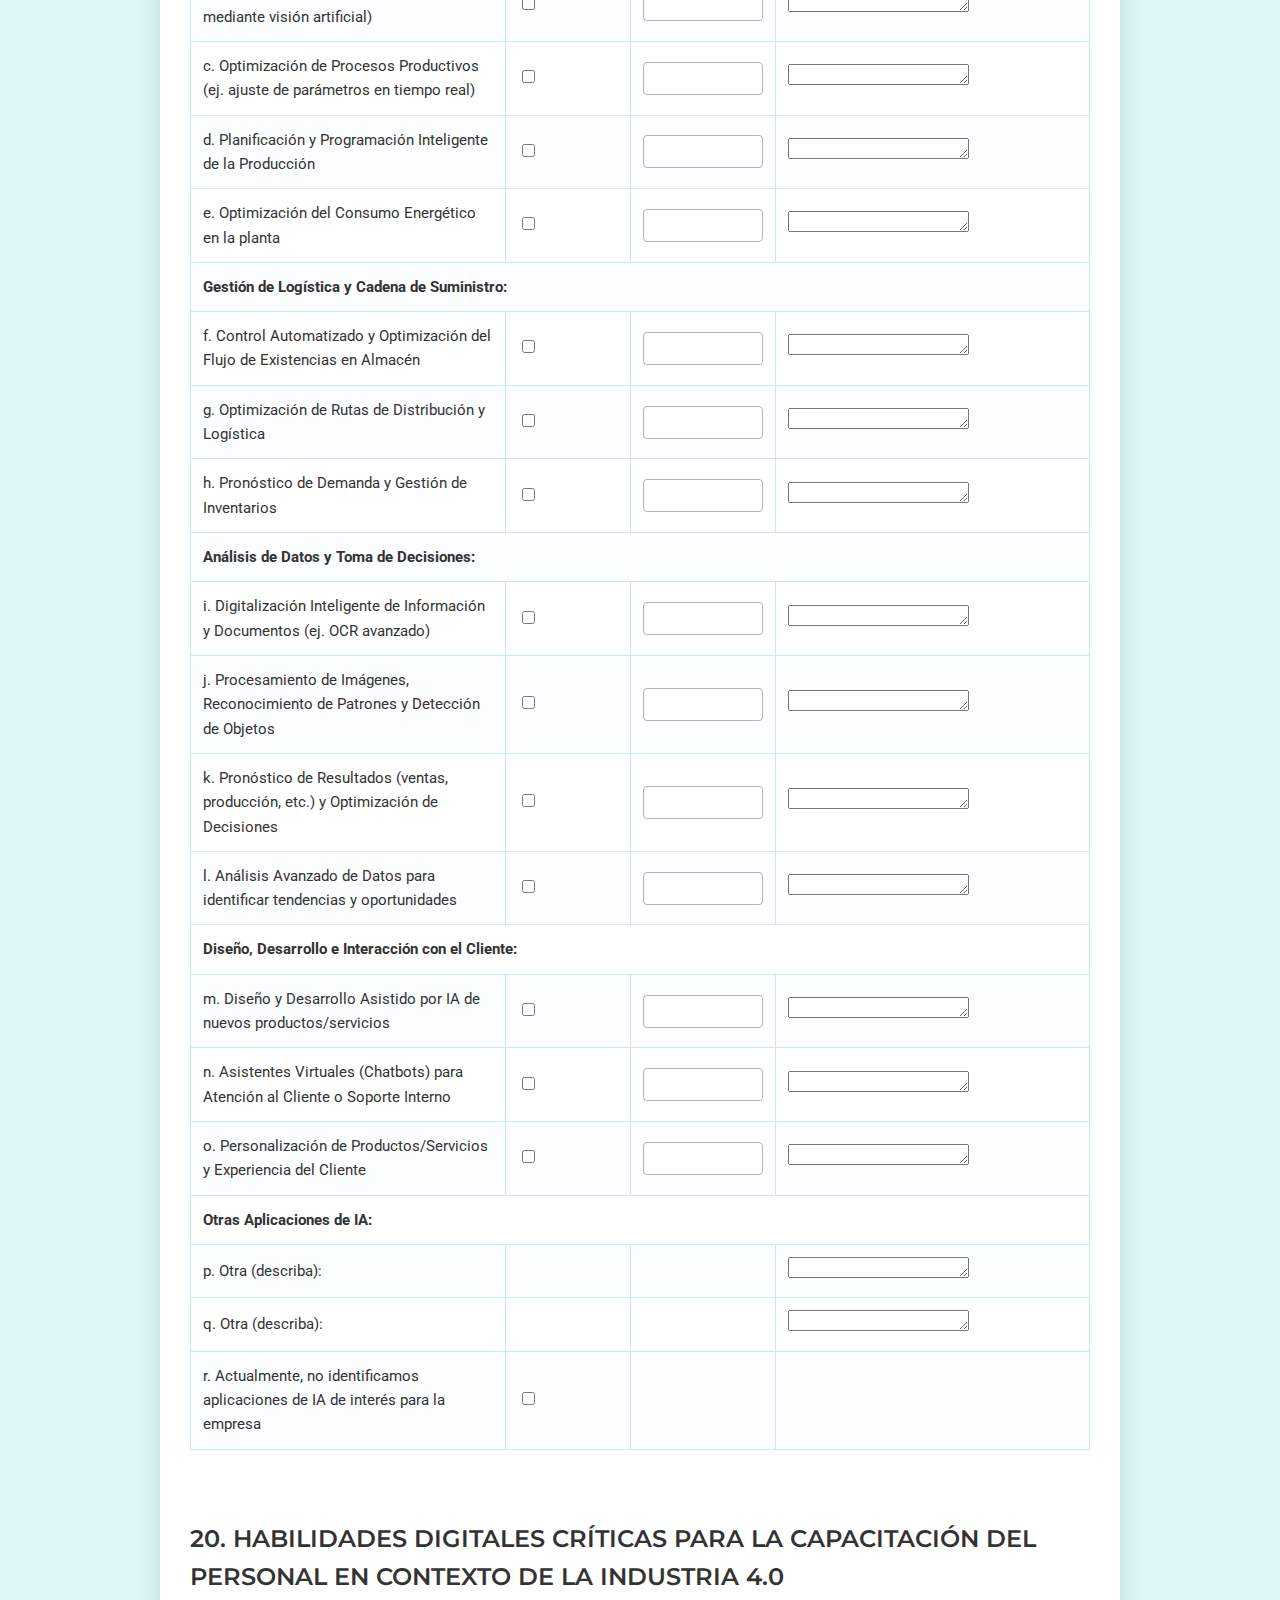
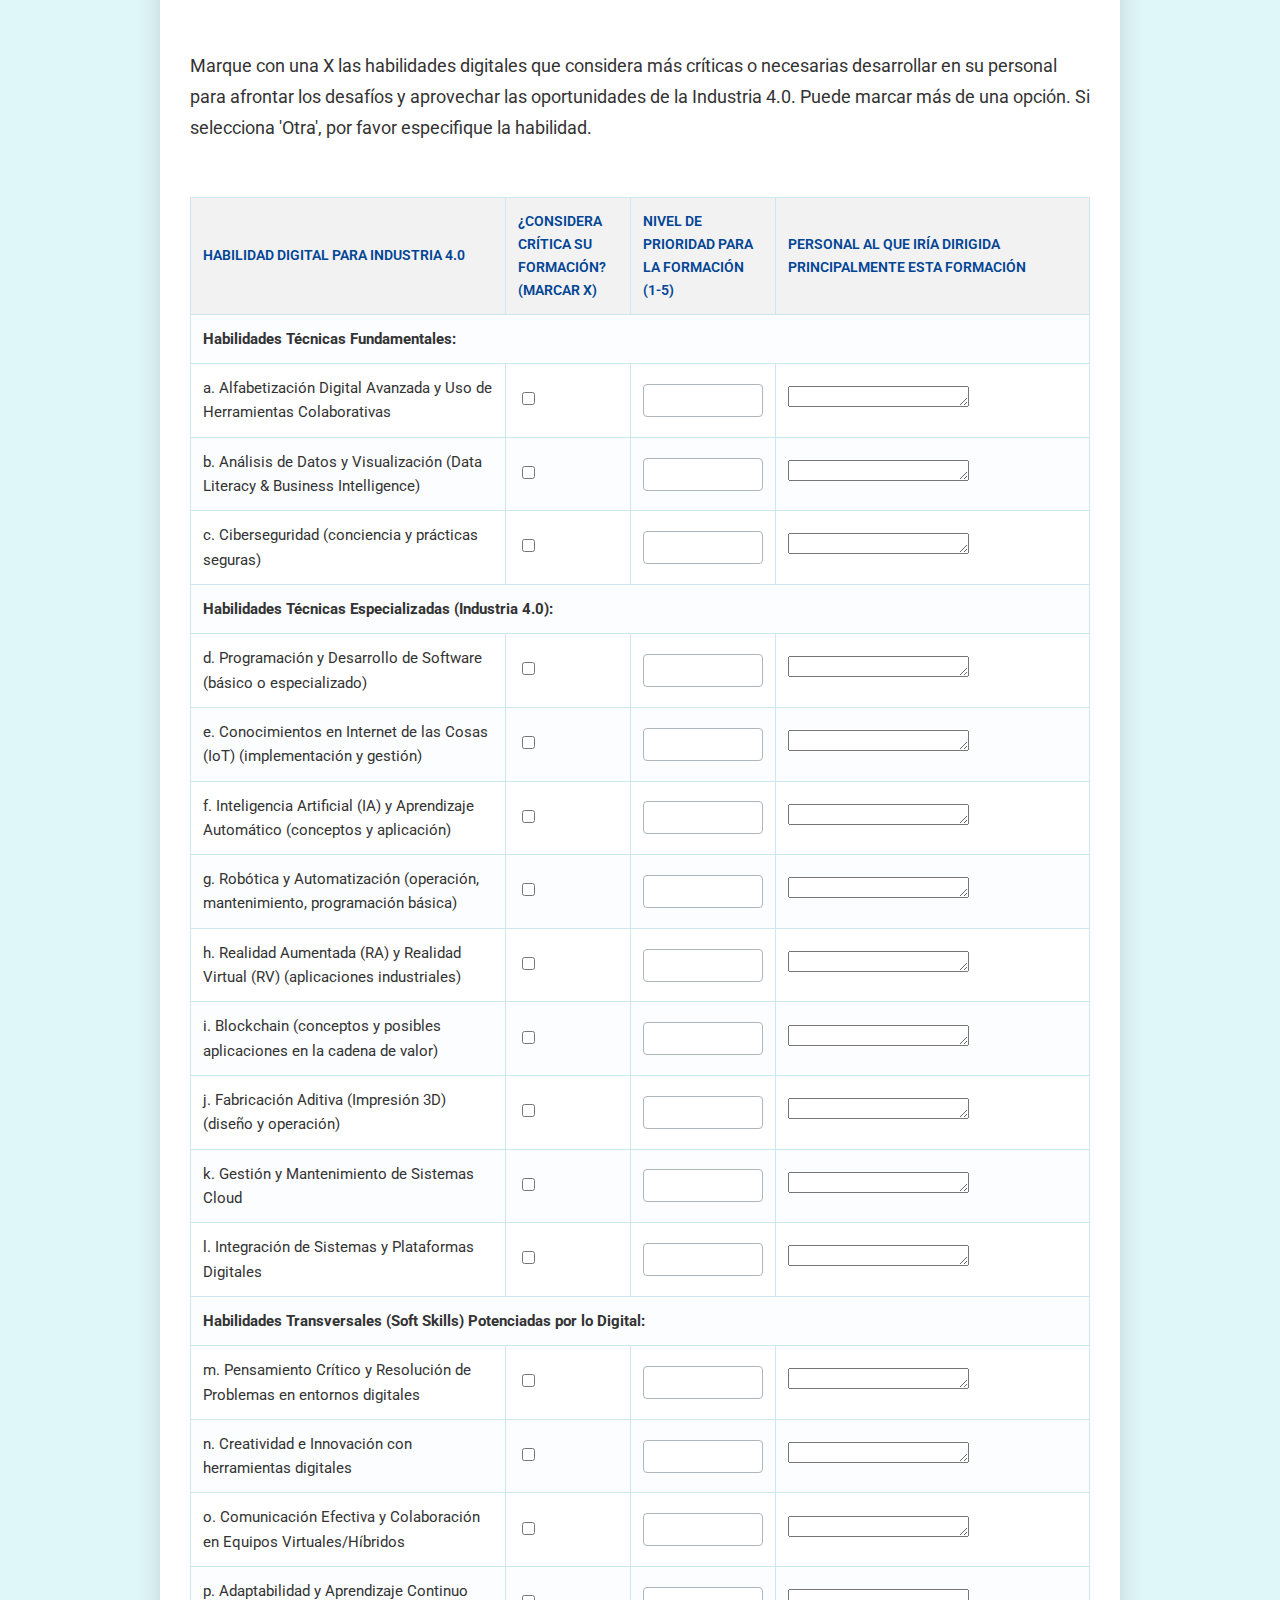
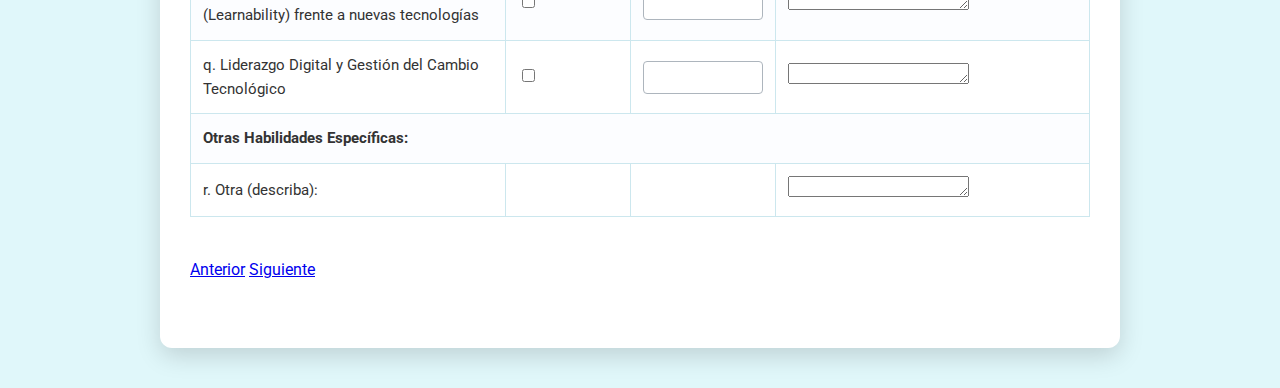
<file: section1B.html>
<!DOCTYPE html>
<html lang="es">
<head>
    <meta charset="UTF-8">
    <meta name="viewport" content="width=device-width, initial-scale=1.0">
    <title>FODA 4.0 Externo - Desafíos e Inversiones</title>
    <link href="https://fonts.googleapis.com/css2?family=Montserrat:wght@600;700&family=Roboto:wght@300;400;500&display=swap" rel="stylesheet">
    <link rel="stylesheet" href="style.css">
</head>
<body>
    <div class="container">
        <header>
            <h1>Diagnóstico de Madurez Digital y Tecnológica</h1>
        </header>

        <section class="foda-interno-form">
            <h2>FODA 4.0 Externo</h2>
            <form>
                <h3>15. ENUMERE PRINCIPALES DESAFÍOS EXTERNOS O AMENAZAS QUE ENFRENTA ACTUALMENTE SU EMPRESA</h3>
                <p>Marcar "Aplica" si el desafío es relevante para su empresa y califique el Impacto (1-5, donde 5 es alto impacto).</p>
                <div class="table-container">
                    <table>
                        <thead>
                            <tr>
                                <th></th>
                                <th style="width: 100px;">¿Aplica? (Marcar X)</th>
                                <th style="width: 120px;">Impacto (1-5)</th>
                                <th>Notas / Comentarios Adicionales (Opcional)</th>
                            </tr>
                        </thead>
                        <tbody>
                            <tr>
                                <td>a. Fuerte competencia en el mercado</td>
                                <td class="checkbox-center"><input type="checkbox" name="desafio_a_aplica"></td>
                                <td><input type="number" name="desafio_a_impacto" min="1" max="5" class="small-input"></td>
                                <td><textarea name="desafio_a_notas" rows="1" class="full-width-textarea"></textarea></td>
                            </tr>
                            <tr>
                                <td>b. Aumento de los costos directos de producción (mano de obra, materias primas, insumos)</td>
                                <td class="checkbox-center"><input type="checkbox" name="desafio_b_aplica"></td>
                                <td><input type="number" name="desafio_b_impacto" min="1" max="5" class="small-input"></td>
                                <td><textarea name="desafio_b_notas" rows="1" class="full-width-textarea"></textarea></td>
                            </tr>
                            <tr>
                                <td>c. Retrasos en los pagos de los clientes</td>
                                <td class="checkbox-center"><input type="checkbox" name="desafio_c_aplica"></td>
                                <td><input type="number" name="desafio_c_impacto" min="1" max="5" class="small-input"></td>
                                <td><textarea name="desafio_c_notas" rows="1" class="full-width-textarea"></textarea></td>
                            </tr>
                            <tr>
                                <td>d. Baja demanda de sus productos/servicios</td>
                                <td class="checkbox-center"><input type="checkbox" name="desafio_d_aplica"></td>
                                <td><input type="number" name="desafio_d_impacto" min="1" max="5" class="small-input"></td>
                                <td><textarea name="desafio_d_notas" rows="1" class="full-width-textarea"></textarea></td>
                            </tr>
                            <tr>
                                <td>e. Deficiencias o alto costo en el acceso a servicios básicos (luz, gas, internet, etc.)</td>
                                <td class="checkbox-center"><input type="checkbox" name="desafio_e_aplica"></td>
                                <td><input type="number" name="desafio_e_impacto" min="1" max="5" class="small-input"></td>
                                <td><textarea name="desafio_e_notas" rows="1" class="full-width-textarea"></textarea></td>
                            </tr>
                            <tr>
                                <td>f. Dificultades en la cadena de suministro (adquisición de materia prima e insumos)</td>
                                <td class="checkbox-center"><input type="checkbox" name="desafio_f_aplica"></td>
                                <td><input type="number" name="desafio_f_impacto" min="1" max="5" class="small-input"></td>
                                <td><textarea name="desafio_f_notas" rows="1" class="full-width-textarea"></textarea></td>
                            </tr>
                            <tr>
                                <td>g. Escasez de recurso humano capacitado en el mercado laboral local/regional</td>
                                <td class="checkbox-center"><input type="checkbox" name="desafio_g_aplica"></td>
                                <td><input type="number" name="desafio_g_impacto" min="1" max="5" class="small-input"></td>
                                <td><textarea name="desafio_g_notas" rows="1" class="full-width-textarea"></textarea></td>
                            </tr>
                            <tr>
                                <td>h. Dificultades en la obtención de financiamiento o condiciones crediticias desfavorables</td>
                                <td class="checkbox-center"><input type="checkbox" name="desafio_h_aplica"></td>
                                <td><input type="number" name="desafio_h_impacto" min="1" max="5" class="small-input"></td>
                                <td><textarea name="desafio_h_notas" rows="1" class="full-width-textarea"></textarea></td>
                            </tr>
                            <tr>
                                <td>i. Disminución de la rentabilidad por factores macroeconómicos (inflación, tipo de cambio)</td>
                                <td class="checkbox-center"><input type="checkbox" name="desafio_i_aplica"></td>
                                <td><input type="number" name="desafio_i_impacto" min="1" max="5" class="small-input"></td>
                                <td><textarea name="desafio_i_notas" rows="1" class="full-width-textarea"></textarea></td>
                            </tr>
                            <tr>
                                <td>j. Alta rotación y/o ausentismo del personal (considerado como factor de mercado)</td>
                                <td class="checkbox-center"><input type="checkbox" name="desafio_j_aplica"></td>
                                <td><input type="number" name="desafio_j_impacto" min="1" max="5" class="small-input"></td>
                                <td><textarea name="desafio_j_notas" rows="1" class="full-width-textarea"></textarea></td>
                            </tr>
                            <tr>
                                <td>k. Conflictividad sindical o cambios regulatorios laborales desfavorables</td>
                                <td class="checkbox-center"><input type="checkbox" name="desafio_k_aplica"></td>
                                <td><input type="number" name="desafio_k_impacto" min="1" max="5" class="small-input"></td>
                                <td><textarea name="desafio_k_notas" rows="1" class="full-width-textarea"></textarea></td>
                            </tr>
                            <tr>
                                <td>l. Obstáculos externos para acceder o adoptar nuevas tecnologías (costos, disponibilidad)</td>
                                <td class="checkbox-center"><input type="checkbox" name="desafio_l_aplica"></td>
                                <td><input type="number" name="desafio_l_impacto" min="1" max="5" class="small-input"></td>
                                <td><textarea name="desafio_l_notas" rows="1" class="full-width-textarea"></textarea></td>
                            </tr>
                            <tr>
                                <td>m. Cambios regulatorios o impositivos adversos</td>
                                <td class="checkbox-center"><input type="checkbox" name="desafio_m_aplica"></td>
                                <td><input type="number" name="desafio_m_impacto" min="1" max="5" class="small-input"></td>
                                <td><textarea name="desafio_m_notas" rows="1" class="full-width-textarea"></textarea></td>
                            </tr>
                            <tr>
                                <td>n. Presión por sostenibilidad y regulaciones ambientales</td>
                                <td class="checkbox-center"><input type="checkbox" name="desafio_n_aplica"></td>
                                <td><input type="number" name="desafio_n_impacto" min="1" max="5" class="small-input"></td>
                                <td><textarea name="desafio_n_notas" rows="1" class="full-width-textarea"></textarea></td>
                            </tr>
                            <tr>
                                <td>o. Inestabilidad política o económica del país/región</td>
                                <td class="checkbox-center"><input type="checkbox" name="desafio_o_aplica"></td>
                                <td><input type="number" name="desafio_o_impacto" min="1" max="5" class="small-input"></td>
                                <td><textarea name="desafio_o_notas" rows="1" class="full-width-textarea"></textarea></td>
                            </tr>
                            <tr>
                                <td>Otras (describa):</td>
                                <td class="checkbox-center"></td>
                                <td></td>
                                <td><textarea name="desafio_otras_1" rows="2" class="full-width-textarea"></textarea></td>
                            </tr>
                            <tr>
                                <td></td>
                                <td class="checkbox-center"></td>
                                <td></td>
                                <td><textarea name="desafio_otras_2" rows="2" class="full-width-textarea"></textarea></td>
                            </tr>
                        </tbody>
                    </table>
                </div>

                <h3>16. INVERSIONES QUE PIENSA REALIZAR EN LOS PRÓXIMOS 6 MESES</h3>
                <p>Marque con una X todas las áreas en las que su empresa planea realizar inversiones significativas en los próximos 6 meses.</p>
                <div class="table-container">
                    <table>
                        <thead>
                            <tr>
                                <th>Área de Inversión Planificada</th>
                                <th style="width: 150px;">¿Planea Invertir? (Marcar X)</th>
                            </tr>
                        </thead>
                        <tbody>
                            <tr>
                                <td>a. Maquinarias y/o equipos productivos especializados</td>
                                <td class="checkbox-center"><input type="checkbox" name="inversion_a"></td>
                            </tr>
                            <tr>
                                <td>b. Vehículos (utilitarios, transporte, etc.)</td>
                                <td class="checkbox-center"><input type="checkbox" name="inversion_b"></td>
                            </tr>
                            <tr>
                                <td>c. Capacitación y desarrollo del personal</td>
                                <td class="checkbox-center"><input type="checkbox" name="inversion_c"></td>
                            </tr>
                            <tr>
                                <td>d. Investigación y Desarrollo (I+D) de nuevos productos/procesos</td>
                                <td class="checkbox-center"><input type="checkbox" name="inversion_d"></td>
                            </tr>
                            <tr>
                                <td>e. Adquisición o alquiler de terrenos o inmuebles</td>
                                <td class="checkbox-center"><input type="checkbox" name="inversion_e"></td>
                            </tr>
                            <tr>
                                <td>f. Construcción, ampliación o remodelación edilicia</td>
                                <td class="checkbox-center"><input type="checkbox" name="inversion_f"></td>
                            </tr>
                            <tr>
                                <td>g. Obtención o renovación de certificaciones de calidad/procesos</td>
                                <td class="checkbox-center"><input type="checkbox" name="inversion_g"></td>
                            </tr>
                            <tr>
                                <td colspan="2"><strong>Tecnologías Digitales y de Industria 4.0:</strong></td>
                            </tr>
                            <tr>
                                <td>h. Infraestructura de Tecnología de la Información (IT) (hardware, redes, cloud)</td>
                                <td class="checkbox-center"><input type="checkbox" name="inversion_h"></td>
                            </tr>
                            <tr>
                                <td>i. Tecnologías para Analítica de Datos y Business Intelligence (BI)</td>
                                <td class="checkbox-center"><input type="checkbox" name="inversion_i"></td>
                            </tr>
                            <tr>
                                <td>j. Desarrollo o adquisición de Software y Sistemas de Gestión (ERP, CRM, MES, etc.)</td>
                                <td class="checkbox-center"><input type="checkbox" name="inversion_j"></td>
                            </tr>
                            <tr>
                                <td>k. Sistemas de Automatización y Control de Procesos</td>
                                <td class="checkbox-center"><input type="checkbox" name="inversion_k"></td>
                            </tr>
                            <tr>
                                <td>l. Robótica (industrial, colaborativa)</td>
                                <td class="checkbox-center"><input type="checkbox" name="inversion_l"></td>
                            </tr>
                            <tr>
                                <td>m. Tecnologías de Ciberseguridad</td>
                                <td class="checkbox-center"><input type="checkbox" name="inversion_m"></td>
                            </tr>
                            <tr>
                                <td>n. Tecnologías de IoT (Internet de las Cosas) y sensorización</td>
                                <td class="checkbox-center"><input type="checkbox" name="inversion_n"></td>
                            </tr>
                            <tr>
                                <td>o. Otras tecnologías específicas (ej. Impresión 3D, Realidad Aumentada)</td>
                                <td class="checkbox-center"><input type="checkbox" name="inversion_o"></td>
                            </tr>
                            <tr>
                                <td colspan="2"><strong>Otra área de inversión no listada:</strong></td>
                            </tr>
                            <tr>
                                <td>p. No se planean inversiones significativas en los próximos 6 meses</td>
                                <td class="checkbox-center"><input type="checkbox" name="inversion_p"></td>
                            </tr>
                        </tbody>
                    </table>
                </div>

                <h3>17. IDENTIFIQUE ALGUNA TAREA ACTUAL DE SU EMPRESA QUE LE INTERESARÍA AUTOMATIZAR EN UN FUTURO</h3>
                <p>Identifique y describa brevemente hasta tres (3) tareas o procesos actuales de su empresa que considera que podrían beneficiarse significativamente de la automatización en el futuro. Piense en tareas repetitivas, propensas a errores, que consumen mucho tiempo, o que podrían mejorar la calidad/seguridad.</p>
                <div class="table-container">
                    <table>
                        <thead>
                            <tr>
                                <th></th>
                                <th>Tarea/Proceso 1</th>
                                <th>Tarea/Proceso 2</th>
                                <th>Tarea/Proceso 3</th>
                                <th>Tarea/Proceso 4</th>
                            </tr>
                        </thead>
                        <tbody>
                            <tr>
                                <td><strong>Nombre/Descripción de la Tarea:</strong></td>
                                <td><textarea name="tarea_auto_1_nombre" rows="2" class="full-width-textarea"></textarea></td>
                                <td><textarea name="tarea_auto_2_nombre" rows="2" class="full-width-textarea"></textarea></td>
                                <td><textarea name="tarea_auto_3_nombre" rows="2" class="full-width-textarea"></textarea></td>
                                <td><textarea name="tarea_auto_4_nombre" rows="2" class="full-width-textarea"></textarea></td>
                            </tr>
                            <tr>
                                <td><strong>Área/Departamento Involucrado:</strong></td>
                                <td><input type="text" name="tarea_auto_1_area" class="full-width-input"></td>
                                <td><input type="text" name="tarea_auto_2_area" class="full-width-input"></td>
                                <td><input type="text" name="tarea_auto_3_area" class="full-width-input"></td>
                                <td><input type="text" name="tarea_auto_4_area" class="full-width-input"></td>
                            </tr>
                            <tr>
                                <td><strong>Principal Problema Actual con esta Tarea:</strong></td>
                                <td><textarea name="tarea_auto_1_problema" rows="2" class="full-width-textarea"></textarea></td>
                                <td><textarea name="tarea_auto_2_problema" rows="2" class="full-width-textarea"></textarea></td>
                                <td><textarea name="tarea_auto_3_problema" rows="2" class="full-width-textarea"></textarea></td>
                                <td><textarea name="tarea_auto_4_problema" rows="2" class="full-width-textarea"></textarea></td>
                            </tr>
                            <tr>
                                <td><strong>Beneficio Esperado de la Automatización:</strong></td>
                                <td><textarea name="tarea_auto_1_beneficio" rows="2" class="full-width-textarea"></textarea></td>
                                <td><textarea name="tarea_auto_2_beneficio" rows="2" class="full-width-textarea"></textarea></td>
                                <td><textarea name="tarea_auto_3_beneficio" rows="2" class="full-width-textarea"></textarea></td>
                                <td><textarea name="tarea_auto_4_beneficio" rows="2" class="full-width-textarea"></textarea></td>
                            </tr>
                            <tr>
                                <td><strong>¿Qué tipo de tecnología cree que podría ayudar?:</strong></td>
                                <td><textarea name="tarea_auto_1_tecnologia" rows="2" class="full-width-textarea"></textarea></td>
                                <td><textarea name="tarea_auto_2_tecnologia" rows="2" class="full-width-textarea"></textarea></td>
                                <td><textarea name="tarea_auto_3_tecnologia" rows="2" class="full-width-textarea"></textarea></td>
                                <td><textarea name="tarea_auto_4_tecnologia" rows="2" class="full-width-textarea"></textarea></td>
                            </tr>
                        </tbody>
                    </table>
                </div>

                <h3>18. PRINCIPALES IMPEDIMENTOS PARA INCORPORAR ROBOTS O SISTEMAS AUTOMATIZADOS EN SU SISTEMA PRODUCTIVO</h3>
                <p>Marque con una X los principales impedimentos o dificultades que su empresa enfrenta o percibe al considerar la incorporación de robots o sistemas automatizados en su sistema productivo. Puede marcar más de una opción. Si selecciona 'Otro', por favor especifique.</p>
                <div class="table-container">
                    <table>
                        <thead>
                            <tr>
                                <th>Impedimento para Incorporar Robots o Sistemas Automatizados</th>
                                <th style="width: 100px;">¿Es un impedimento? (Marcar X)</th>
                                <th style="width: 120px;">Nivel de Importancia (1-5) (Opcional)</th>
                            </tr>
                        </thead>
                        <tbody>
                            <tr>
                                <td colspan="3"><strong>Factores Económicos y Financieros:</strong></td>
                            </tr>
                            <tr>
                                <td>a. Alto costo inicial de la inversión (adquisición de equipos/software)</td>
                                <td class="checkbox-center"><input type="checkbox" name="impedimento_a_aplica"></td>
                                <td><input type="number" name="impedimento_a_importancia" min="1" max="5" class="small-input"></td>
                            </tr>
                            <tr>
                                <td>b. Dificultad para acceder a financiamiento para este tipo de tecnologías</td>
                                <td class="checkbox-center"><input type="checkbox" name="impedimento_b_aplica"></td>
                                <td><input type="number" name="impedimento_b_importancia" min="1" max="5" class="small-input"></td>
                            </tr>
                            <tr>
                                <td>c. Incertidumbre sobre el retorno de la inversión (ROI)</td>
                                <td class="checkbox-center"><input type="checkbox" name="impedimento_c_aplica"></td>
                                <td><input type="number" name="impedimento_c_importancia" min="1" max="5" class="small-input"></td>
                            </tr>
                            <tr>
                                <td>d. Costos de mantenimiento y operación de los sistemas automatizados</td>
                                <td class="checkbox-center"><input type="checkbox" name="impedimento_d_aplica"></td>
                                <td><input type="number" name="impedimento_d_importancia" min="1" max="5" class="small-input"></td>
                            </tr>
                            <tr>
                                <td colspan="3"><strong>Factores de Conocimiento y Habilidades:</strong></td>
                            </tr>
                            <tr>
                                <td>e. Falta de personal interno con las habilidades técnicas necesarias para operar/mantenerlos</td>
                                <td class="checkbox-center"><input type="checkbox" name="impedimento_e_aplica"></td>
                                <td><input type="number" name="impedimento_e_importancia" min="1" max="5" class="small-input"></td>
                            </tr>
                            <tr>
                                <td>f. Escasez de oferta de capacitación especializada en estas tecnologías en la región</td>
                                <td class="checkbox-center"><input type="checkbox" name="impedimento_f_aplica"></td>
                                <td><input type="number" name="impedimento_f_importancia" min="1" max="5" class="small-input"></td>
                            </tr>
                            <tr>
                                <td>g. Desconocimiento de las tecnologías disponibles y sus beneficios potenciales</td>
                                <td class="checkbox-center"><input type="checkbox" name="impedimento_g_aplica"></td>
                                <td><input type="number" name="impedimento_g_importancia" min="1" max="5" class="small-input"></td>
                            </tr>
                            <tr>
                                <td>h. Dificultad para encontrar proveedores o integradores tecnológicos confiables</td>
                                <td class="checkbox-center"><input type="checkbox" name="impedimento_h_aplica"></td>
                                <td><input type="number" name="impedimento_h_importancia" min="1" max="5" class="small-input"></td>
                            </tr>
                            <tr>
                                <td colspan="3"><strong>Factores Organizacionales y Culturales:</strong></td>
                            </tr>
                            <tr>
                                <td>i. Resistencia al cambio por parte del personal o la dirección</td>
                                <td class="checkbox-center"><input type="checkbox" name="impedimento_i_aplica"></td>
                                <td><input type="number" name="impedimento_i_importancia" min="1" max="5" class="small-input"></td>
                            </tr>
                            <tr>
                                <td>j. Preocupación por el impacto en los puestos de trabajo existentes</td>
                                <td class="checkbox-center"><input type="checkbox" name="impedimento_j_aplica"></td>
                                <td><input type="number" name="impedimento_j_importancia" min="1" max="5" class="small-input"></td>
                            </tr>
                            <tr>
                                <td>k. Procesos productivos actuales no estandarizados o no aptos para la automatización</td>
                                <td class="checkbox-center"><input type="checkbox" name="impedimento_k_aplica"></td>
                                <td><input type="number" name="impedimento_k_importancia" min="1" max="5" class="small-input"></td>
                            </tr>
                            <tr>
                                <td>l. Falta de una estrategia clara de transformación digital o automatización</td>
                                <td class="checkbox-center"><input type="checkbox" name="impedimento_l_aplica"></td>
                                <td><input type="number" name="impedimento_l_importancia" min="1" max="5" class="small-input"></td>
                            </tr>
                            <tr>
                                <td colspan="3"><strong>Factores Técnicos y de Infraestructura:</strong></td>
                            </tr>
                            <tr>
                                <td>m. Infraestructura física o tecnológica inadecuada en la planta (espacio, energía, redes)</td>
                                <td class="checkbox-center"><input type="checkbox" name="impedimento_m_aplica"></td>
                                <td><input type="number" name="impedimento_m_importancia" min="1" max="5" class="small-input"></td>
                            </tr>
                            <tr>
                                <td>n. Complejidad en la integración de nuevas tecnologías con los sistemas existentes</td>
                                <td class="checkbox-center"><input type="checkbox" name="impedimento_n_aplica"></td>
                                <td><input type="number" name="impedimento_n_importancia" min="1" max="5" class="small-input"></td>
                            </tr>
                            <tr>
                                <td>o. Falta de datos fiables o digitalizados necesarios para alimentar sistemas automatizados</td>
                                <td class="checkbox-center"><input type="checkbox" name="impedimento_o_aplica"></td>
                                <td><input type="number" name="impedimento_o_importancia" min="1" max="5" class="small-input"></td>
                            </tr>
                            <tr>
                                <td colspan="3"><strong>Otros Impedimentos:</strong></td>
                            </tr>
                            <tr>
                                <td>p. Otro (describa):</td>
                                <td class="checkbox-center"></td>
                                <td></td>
                                <td><textarea name="impedimento_p_otra" rows="1" class="full-width-textarea"></textarea></td>
                            </tr>
                            <tr>
                                <td>q. Otro (describa):</td>
                                <td class="checkbox-center"></td>
                                <td></td>
                                <td><textarea name="impedimento_q_otra" rows="1" class="full-width-textarea"></textarea></td>
                            </tr>
                        </tbody>
                    </table>
                </div>

                <h3>19. IDENTIFIQUE LAS PRINCIPALES SOLUCIONES DE INTELIGENCIA ARTIFICIAL DE INTERÉS PARA SU EMPRESA</h3>
                <p>Marque con una X las aplicaciones de Inteligencia Artificial (IA) que considera que podrían ser de mayor interés o aportar mayor valor a su empresa. Puede marcar más de una opción. Si selecciona 'Otras', por favor describa brevemente la aplicación que tiene en mente.</p>
                <div class="table-container">
                    <table>
                        <thead>
                            <tr>
                                <th>Aplicación de Inteligencia Artificial (IA)</th>
                                <th style="width: 100px;">¿Le Interesa? (Marcar X)</th>
                                <th style="width: 120px;">Nivel de Interés (1-5)</th>
                                <th>¿Por qué le interesa esta aplicación? / Problema que resolvería</th>
                            </tr>
                        </thead>
                        <tbody>
                            <tr>
                                <td colspan="4"><strong>Optimización de Operaciones y Producción:</strong></td>
                            </tr>
                            <tr>
                                <td>a. Mantenimiento Predictivo de maquinaria y equipos</td>
                                <td class="checkbox-center"><input type="checkbox" name="ia_a_interesa"></td>
                                <td><input type="number" name="ia_a_nivel" min="1" max="5" class="small-input"></td>
                                <td><textarea name="ia_a_razon" rows="1" class="full-width-textarea"></textarea></td>
                            </tr>
                            <tr>
                                <td>b. Control de Calidad Automatizado (ej. mediante visión artificial)</td>
                                <td class="checkbox-center"><input type="checkbox" name="ia_b_interesa"></td>
                                <td><input type="number" name="ia_b_nivel" min="1" max="5" class="small-input"></td>
                                <td><textarea name="ia_b_razon" rows="1" class="full-width-textarea"></textarea></td>
                            </tr>
                            <tr>
                                <td>c. Optimización de Procesos Productivos (ej. ajuste de parámetros en tiempo real)</td>
                                <td class="checkbox-center"><input type="checkbox" name="ia_c_interesa"></td>
                                <td><input type="number" name="ia_c_nivel" min="1" max="5" class="small-input"></td>
                                <td><textarea name="ia_c_razon" rows="1" class="full-width-textarea"></textarea></td>
                            </tr>
                            <tr>
                                <td>d. Planificación y Programación Inteligente de la Producción</td>
                                <td class="checkbox-center"><input type="checkbox" name="ia_d_interesa"></td>
                                <td><input type="number" name="ia_d_nivel" min="1" max="5" class="small-input"></td>
                                <td><textarea name="ia_d_razon" rows="1" class="full-width-textarea"></textarea></td>
                            </tr>
                            <tr>
                                <td>e. Optimización del Consumo Energético en la planta</td>
                                <td class="checkbox-center"><input type="checkbox" name="ia_e_interesa"></td>
                                <td><input type="number" name="ia_e_nivel" min="1" max="5" class="small-input"></td>
                                <td><textarea name="ia_e_razon" rows="1" class="full-width-textarea"></textarea></td>
                            </tr>
                            <tr>
                                <td colspan="4"><strong>Gestión de Logística y Cadena de Suministro:</strong></td>
                            </tr>
                            <tr>
                                <td>f. Control Automatizado y Optimización del Flujo de Existencias en Almacén</td>
                                <td class="checkbox-center"><input type="checkbox" name="ia_f_interesa"></td>
                                <td><input type="number" name="ia_f_nivel" min="1" max="5" class="small-input"></td>
                                <td><textarea name="ia_f_razon" rows="1" class="full-width-textarea"></textarea></td>
                            </tr>
                            <tr>
                                <td>g. Optimización de Rutas de Distribución y Logística</td>
                                <td class="checkbox-center"><input type="checkbox" name="ia_g_interesa"></td>
                                <td><input type="number" name="ia_g_nivel" min="1" max="5" class="small-input"></td>
                                <td><textarea name="ia_g_razon" rows="1" class="full-width-textarea"></textarea></td>
                            </tr>
                            <tr>
                                <td>h. Pronóstico de Demanda y Gestión de Inventarios</td>
                                <td class="checkbox-center"><input type="checkbox" name="ia_h_interesa"></td>
                                <td><input type="number" name="ia_h_nivel" min="1" max="5" class="small-input"></td>
                                <td><textarea name="ia_h_razon" rows="1" class="full-width-textarea"></textarea></td>
                            </tr>
                            <tr>
                                <td colspan="4"><strong>Análisis de Datos y Toma de Decisiones:</strong></td>
                            </tr>
                            <tr>
                                <td>i. Digitalización Inteligente de Información y Documentos (ej. OCR avanzado)</td>
                                <td class="checkbox-center"><input type="checkbox" name="ia_i_interesa"></td>
                                <td><input type="number" name="ia_i_nivel" min="1" max="5" class="small-input"></td>
                                <td><textarea name="ia_i_razon" rows="1" class="full-width-textarea"></textarea></td>
                            </tr>
                            <tr>
                                <td>j. Procesamiento de Imágenes, Reconocimiento de Patrones y Detección de Objetos</td>
                                <td class="checkbox-center"><input type="checkbox" name="ia_j_interesa"></td>
                                <td><input type="number" name="ia_j_nivel" min="1" max="5" class="small-input"></td>
                                <td><textarea name="ia_j_razon" rows="1" class="full-width-textarea"></textarea></td>
                            </tr>
                            <tr>
                                <td>k. Pronóstico de Resultados (ventas, producción, etc.) y Optimización de Decisiones</td>
                                <td class="checkbox-center"><input type="checkbox" name="ia_k_interesa"></td>
                                <td><input type="number" name="ia_k_nivel" min="1" max="5" class="small-input"></td>
                                <td><textarea name="ia_k_razon" rows="1" class="full-width-textarea"></textarea></td>
                            </tr>
                            <tr>
                                <td>l. Análisis Avanzado de Datos para identificar tendencias y oportunidades</td>
                                <td class="checkbox-center"><input type="checkbox" name="ia_l_interesa"></td>
                                <td><input type="number" name="ia_l_nivel" min="1" max="5" class="small-input"></td>
                                <td><textarea name="ia_l_razon" rows="1" class="full-width-textarea"></textarea></td>
                            </tr>
                            <tr>
                                <td colspan="4"><strong>Diseño, Desarrollo e Interacción con el Cliente:</strong></td>
                            </tr>
                            <tr>
                                <td>m. Diseño y Desarrollo Asistido por IA de nuevos productos/servicios</td>
                                <td class="checkbox-center"><input type="checkbox" name="ia_m_interesa"></td>
                                <td><input type="number" name="ia_m_nivel" min="1" max="5" class="small-input"></td>
                                <td><textarea name="ia_m_razon" rows="1" class="full-width-textarea"></textarea></td>
                            </tr>
                            <tr>
                                <td>n. Asistentes Virtuales (Chatbots) para Atención al Cliente o Soporte Interno</td>
                                <td class="checkbox-center"><input type="checkbox" name="ia_n_interesa"></td>
                                <td><input type="number" name="ia_n_nivel" min="1" max="5" class="small-input"></td>
                                <td><textarea name="ia_n_razon" rows="1" class="full-width-textarea"></textarea></td>
                            </tr>
                            <tr>
                                <td>o. Personalización de Productos/Servicios y Experiencia del Cliente</td>
                                <td class="checkbox-center"><input type="checkbox" name="ia_o_interesa"></td>
                                <td><input type="number" name="ia_o_nivel" min="1" max="5" class="small-input"></td>
                                <td><textarea name="ia_o_razon" rows="1" class="full-width-textarea"></textarea></td>
                            </tr>
                            <tr>
                                <td colspan="4"><strong>Otras Aplicaciones de IA:</strong></td>
                            </tr>
                            <tr>
                                <td>p. Otra (describa):</td>
                                <td class="checkbox-center"></td>
                                <td></td>
                                <td><textarea name="ia_p_otra" rows="1" class="full-width-textarea"></textarea></td>
                            </tr>
                            <tr>
                                <td>q. Otra (describa):</td>
                                <td class="checkbox-center"></td>
                                <td></td>
                                <td><textarea name="ia_q_otra" rows="1" class="full-width-textarea"></textarea></td>
                            </tr>
                            <tr>
                                <td>r. Actualmente, no identificamos aplicaciones de IA de interés para la empresa</td>
                                <td class="checkbox-center"><input type="checkbox" name="ia_r_nointeresa"></td>
                                <td></td>
                                <td></td>
                            </tr>
                        </tbody>
                    </table>
                </div>

                <h3>20. HABILIDADES DIGITALES CRÍTICAS PARA LA CAPACITACIÓN DEL PERSONAL EN CONTEXTO DE LA INDUSTRIA 4.0</h3>
                <p>Marque con una X las habilidades digitales que considera más críticas o necesarias desarrollar en su personal para afrontar los desafíos y aprovechar las oportunidades de la Industria 4.0. Puede marcar más de una opción. Si selecciona 'Otra', por favor especifique la habilidad.</p>
                <div class="table-container">
                    <table>
                        <thead>
                            <tr>
                                <th>Habilidad Digital para Industria 4.0</th>
                                <th style="width: 100px;">¿Considera Crítica su Formación? (Marcar X)</th>
                                <th style="width: 120px;">Nivel de Prioridad para la Formación (1-5)</th>
                                <th>Personal al que iría dirigida principalmente esta formación</th>
                            </tr>
                        </thead>
                        <tbody>
                            <tr>
                                <td colspan="4"><strong>Habilidades Técnicas Fundamentales:</strong></td>
                            </tr>
                            <tr>
                                <td>a. Alfabetización Digital Avanzada y Uso de Herramientas Colaborativas</td>
                                <td class="checkbox-center"><input type="checkbox" name="habilidad_a_critica"></td>
                                <td><input type="number" name="habilidad_a_prioridad" min="1" max="5" class="small-input"></td>
                                <td><textarea name="habilidad_a_personal" rows="1" class="full-width-textarea"></textarea></td>
                            </tr>
                            <tr>
                                <td>b. Análisis de Datos y Visualización (Data Literacy & Business Intelligence)</td>
                                <td class="checkbox-center"><input type="checkbox" name="habilidad_b_critica"></td>
                                <td><input type="number" name="habilidad_b_prioridad" min="1" max="5" class="small-input"></td>
                                <td><textarea name="habilidad_b_personal" rows="1" class="full-width-textarea"></textarea></td>
                            </tr>
                            <tr>
                                <td>c. Ciberseguridad (conciencia y prácticas seguras)</td>
                                <td class="checkbox-center"><input type="checkbox" name="habilidad_c_critica"></td>
                                <td><input type="number" name="habilidad_c_prioridad" min="1" max="5" class="small-input"></td>
                                <td><textarea name="habilidad_c_personal" rows="1" class="full-width-textarea"></textarea></td>
                            </tr>
                            <tr>
                                <td colspan="4"><strong>Habilidades Técnicas Especializadas (Industria 4.0):</strong></td>
                            </tr>
                            <tr>
                                <td>d. Programación y Desarrollo de Software (básico o especializado)</td>
                                <td class="checkbox-center"><input type="checkbox" name="habilidad_d_critica"></td>
                                <td><input type="number" name="habilidad_d_prioridad" min="1" max="5" class="small-input"></td>
                                <td><textarea name="habilidad_d_personal" rows="1" class="full-width-textarea"></textarea></td>
                            </tr>
                            <tr>
                                <td>e. Conocimientos en Internet de las Cosas (IoT) (implementación y gestión)</td>
                                <td class="checkbox-center"><input type="checkbox" name="habilidad_e_critica"></td>
                                <td><input type="number" name="habilidad_e_prioridad" min="1" max="5" class="small-input"></td>
                                <td><textarea name="habilidad_e_personal" rows="1" class="full-width-textarea"></textarea></td>
                            </tr>
                            <tr>
                                <td>f. Inteligencia Artificial (IA) y Aprendizaje Automático (conceptos y aplicación)</td>
                                <td class="checkbox-center"><input type="checkbox" name="habilidad_f_critica"></td>
                                <td><input type="number" name="habilidad_f_prioridad" min="1" max="5" class="small-input"></td>
                                <td><textarea name="habilidad_f_personal" rows="1" class="full-width-textarea"></textarea></td>
                            </tr>
                            <tr>
                                <td>g. Robótica y Automatización (operación, mantenimiento, programación básica)</td>
                                <td class="checkbox-center"><input type="checkbox" name="habilidad_g_critica"></td>
                                <td><input type="number" name="habilidad_g_prioridad" min="1" max="5" class="small-input"></td>
                                <td><textarea name="habilidad_g_personal" rows="1" class="full-width-textarea"></textarea></td>
                            </tr>
                            <tr>
                                <td>h. Realidad Aumentada (RA) y Realidad Virtual (RV) (aplicaciones industriales)</td>
                                <td class="checkbox-center"><input type="checkbox" name="habilidad_h_critica"></td>
                                <td><input type="number" name="habilidad_h_prioridad" min="1" max="5" class="small-input"></td>
                                <td><textarea name="habilidad_h_personal" rows="1" class="full-width-textarea"></textarea></td>
                            </tr>
                            <tr>
                                <td>i. Blockchain (conceptos y posibles aplicaciones en la cadena de valor)</td>
                                <td class="checkbox-center"><input type="checkbox" name="habilidad_i_critica"></td>
                                <td><input type="number" name="habilidad_i_prioridad" min="1" max="5" class="small-input"></td>
                                <td><textarea name="habilidad_i_personal" rows="1" class="full-width-textarea"></textarea></td>
                            </tr>
                            <tr>
                                <td>j. Fabricación Aditiva (Impresión 3D) (diseño y operación)</td>
                                <td class="checkbox-center"><input type="checkbox" name="habilidad_j_critica"></td>
                                <td><input type="number" name="habilidad_j_prioridad" min="1" max="5" class="small-input"></td>
                                <td><textarea name="habilidad_j_personal" rows="1" class="full-width-textarea"></textarea></td>
                            </tr>
                            <tr>
                                <td>k. Gestión y Mantenimiento de Sistemas Cloud</td>
                                <td class="checkbox-center"><input type="checkbox" name="habilidad_k_critica"></td>
                                <td><input type="number" name="habilidad_k_prioridad" min="1" max="5" class="small-input"></td>
                                <td><textarea name="habilidad_k_personal" rows="1" class="full-width-textarea"></textarea></td>
                            </tr>
                            <tr>
                                <td>l. Integración de Sistemas y Plataformas Digitales</td>
                                <td class="checkbox-center"><input type="checkbox" name="habilidad_l_critica"></td>
                                <td><input type="number" name="habilidad_l_prioridad" min="1" max="5" class="small-input"></td>
                                <td><textarea name="habilidad_l_personal" rows="1" class="full-width-textarea"></textarea></td>
                            </tr>
                            <tr>
                                <td colspan="4"><strong>Habilidades Transversales (Soft Skills) Potenciadas por lo Digital:</strong></td>
                            </tr>
                            <tr>
                                <td>m. Pensamiento Crítico y Resolución de Problemas en entornos digitales</td>
                                <td class="checkbox-center"><input type="checkbox" name="habilidad_m_critica"></td>
                                <td><input type="number" name="habilidad_m_prioridad" min="1" max="5" class="small-input"></td>
                                <td><textarea name="habilidad_m_personal" rows="1" class="full-width-textarea"></textarea></td>
                            </tr>
                            <tr>
                                <td>n. Creatividad e Innovación con herramientas digitales</td>
                                <td class="checkbox-center"><input type="checkbox" name="habilidad_n_critica"></td>
                                <td><input type="number" name="habilidad_n_prioridad" min="1" max="5" class="small-input"></td>
                                <td><textarea name="habilidad_n_personal" rows="1" class="full-width-textarea"></textarea></td>
                            </tr>
                            <tr>
                                <td>o. Comunicación Efectiva y Colaboración en Equipos Virtuales/Híbridos</td>
                                <td class="checkbox-center"><input type="checkbox" name="habilidad_o_critica"></td>
                                <td><input type="number" name="habilidad_o_prioridad" min="1" max="5" class="small-input"></td>
                                <td><textarea name="habilidad_o_personal" rows="1" class="full-width-textarea"></textarea></td>
                            </tr>
                            <tr>
                                <td>p. Adaptabilidad y Aprendizaje Continuo (Learnability) frente a nuevas tecnologías</td>
                                <td class="checkbox-center"><input type="checkbox" name="habilidad_p_critica"></td>
                                <td><input type="number" name="habilidad_p_prioridad" min="1" max="5" class="small-input"></td>
                                <td><textarea name="habilidad_p_personal" rows="1" class="full-width-textarea"></textarea></td>
                            </tr>
                            <tr>
                                <td>q. Liderazgo Digital y Gestión del Cambio Tecnológico</td>
                                <td class="checkbox-center"><input type="checkbox" name="habilidad_q_critica"></td>
                                <td><input type="number" name="habilidad_q_prioridad" min="1" max="5" class="small-input"></td>
                                <td><textarea name="habilidad_q_personal" rows="1" class="full-width-textarea"></textarea></td>
                            </tr>
                            <tr>
                                <td colspan="4"><strong>Otras Habilidades Específicas:</strong></td>
                            </tr>
                            <tr>
                                <td>r. Otra (describa):</td>
                                <td class="checkbox-center"></td>
                                <td></td>
                                <td><textarea name="habilidad_r_otra" rows="1" class="full-width-textarea"></textarea></td>
                            </tr>
                        </tbody>
                    </table>
                </div>

                <div class="form-navigation">
                    <a href="section1A_foda.html" class="button">Anterior</a>
                    <a href="section1C.html" class="button button-primary">Siguiente</a>
                </div>
            </form>
        </section>
    </div>
</body>
</html>
</file>
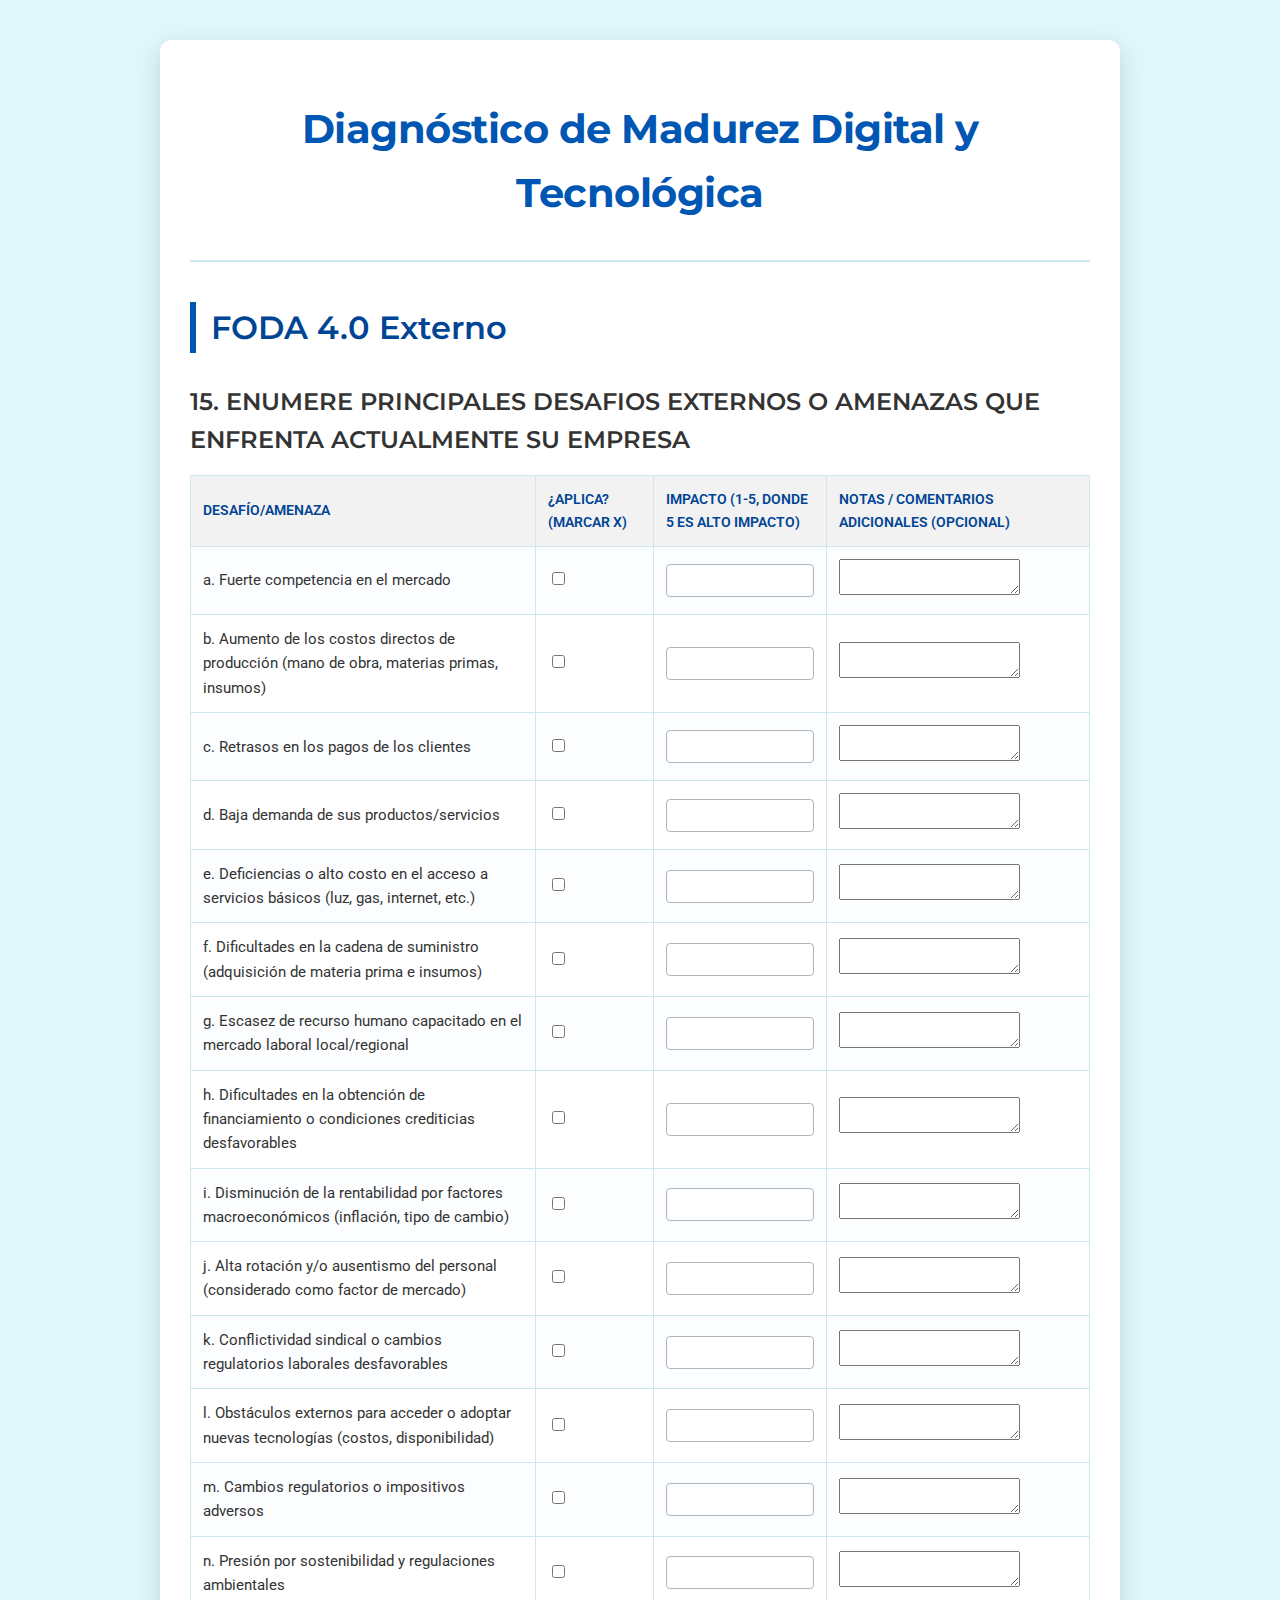
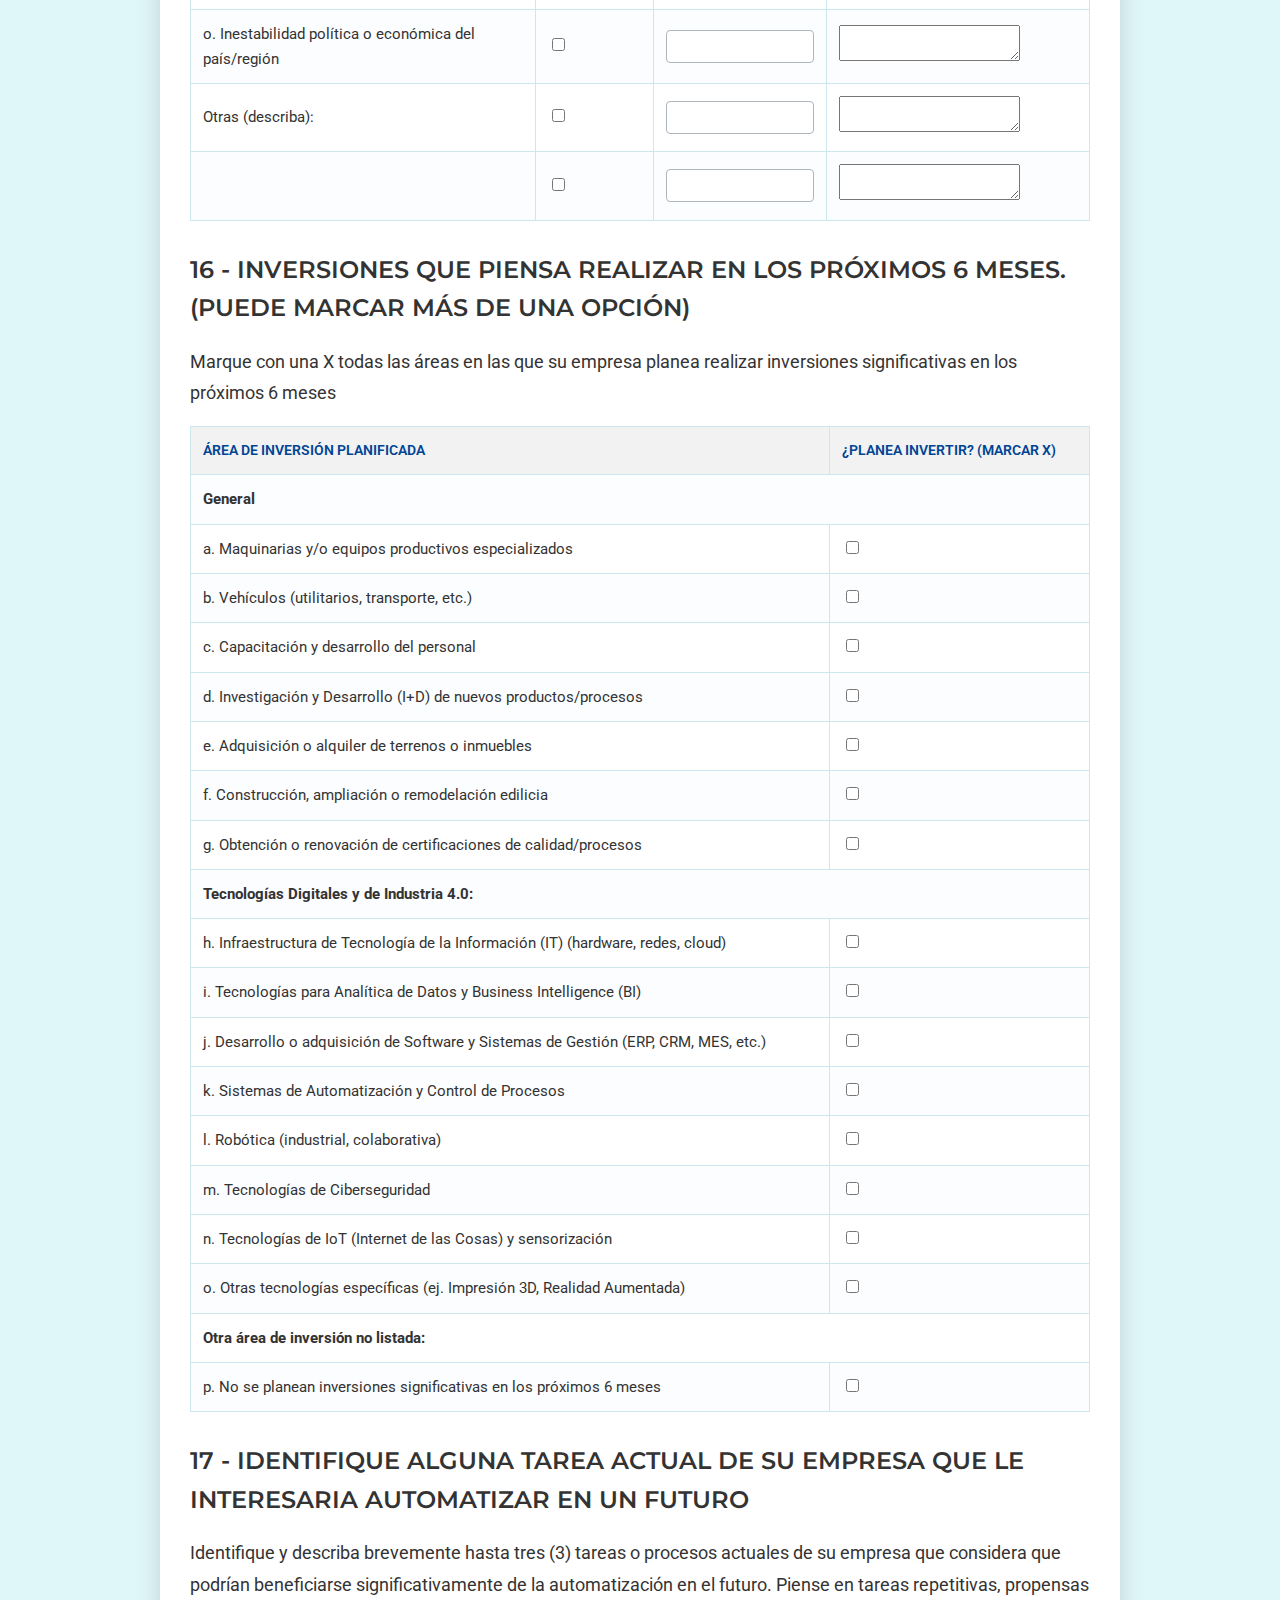
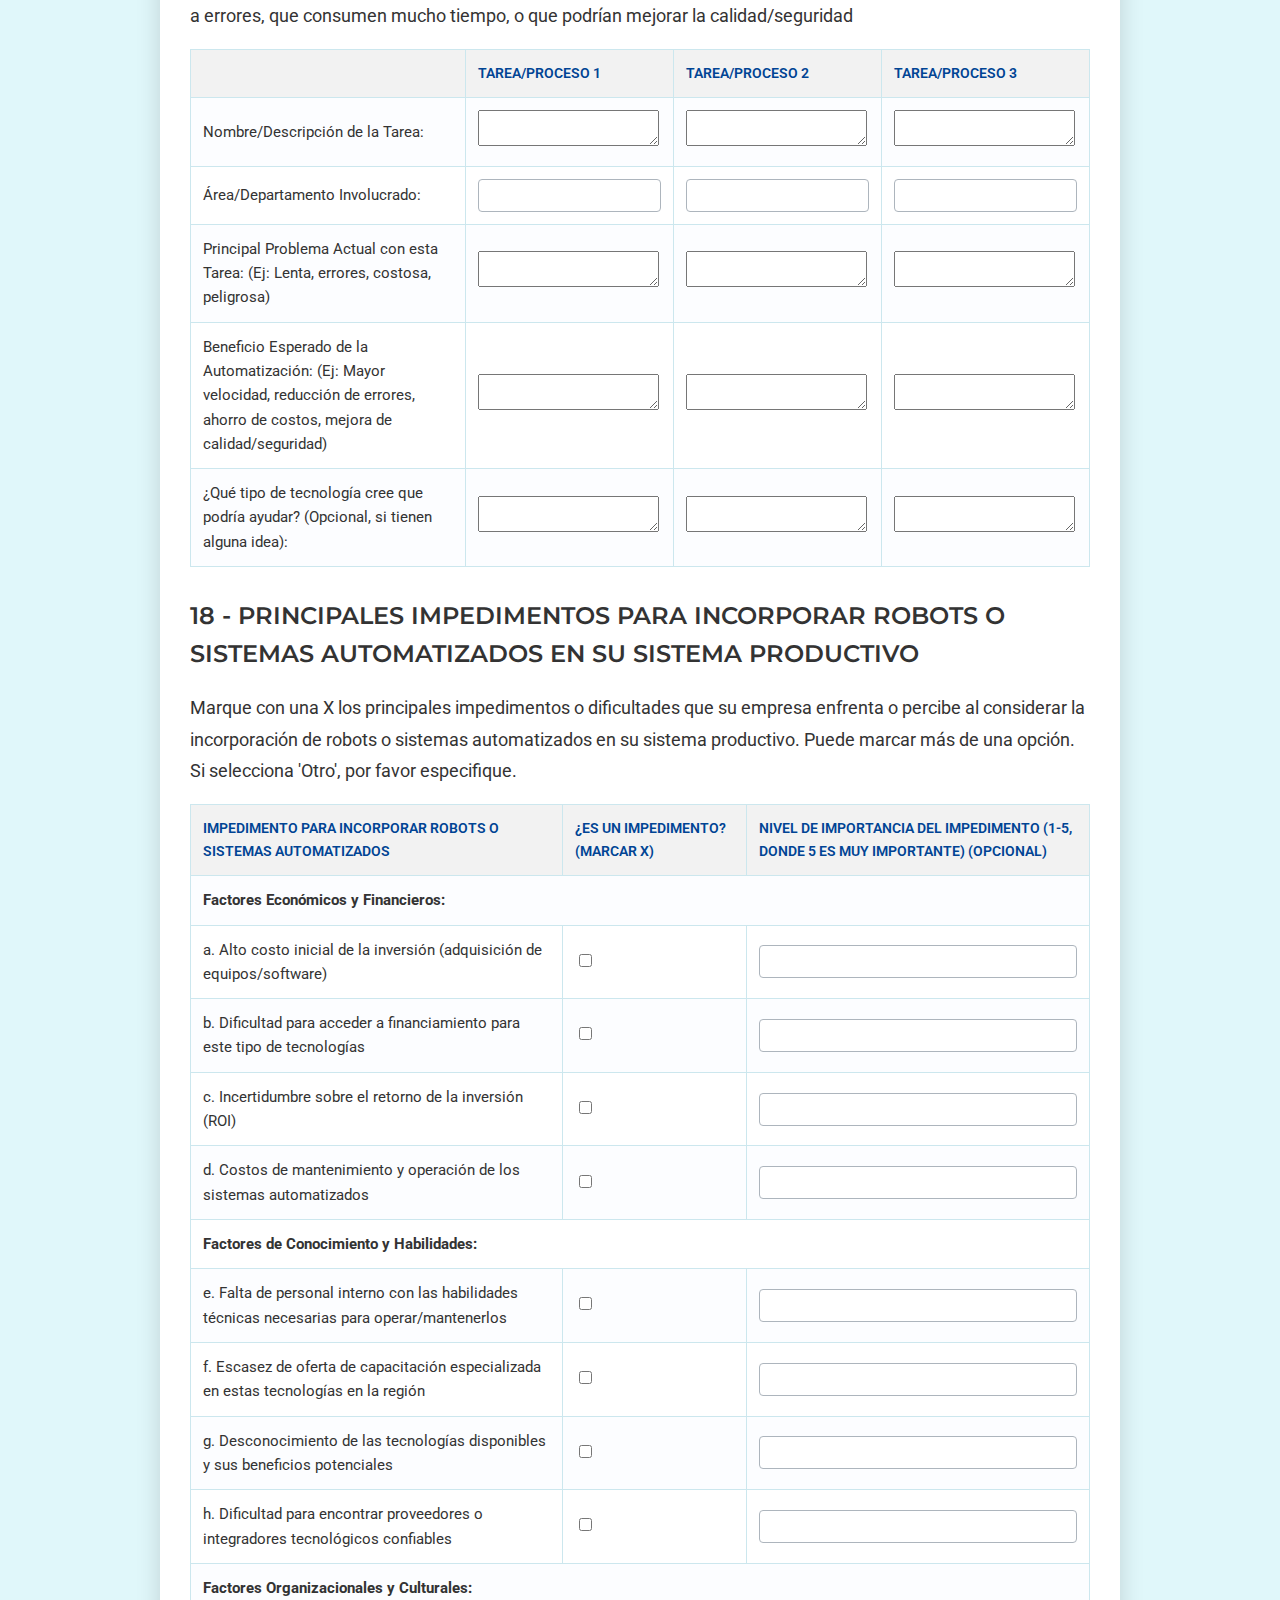
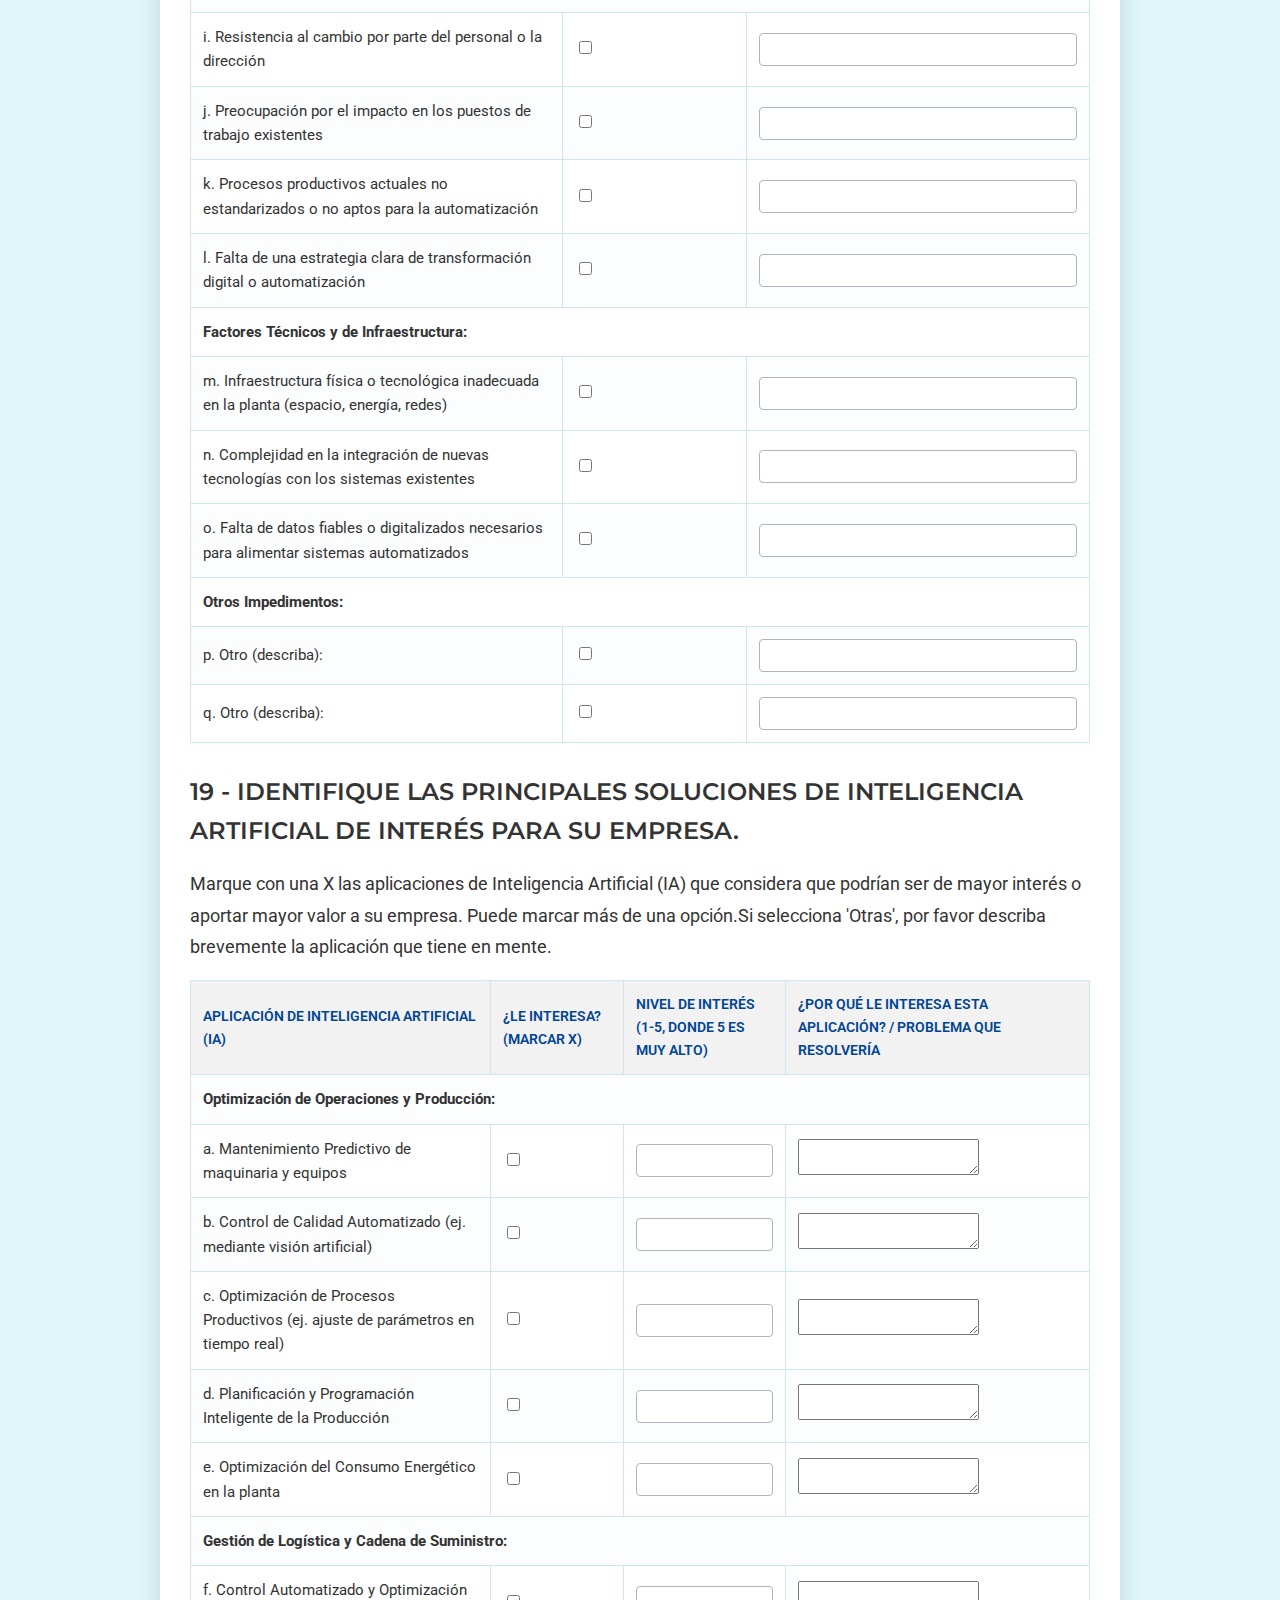
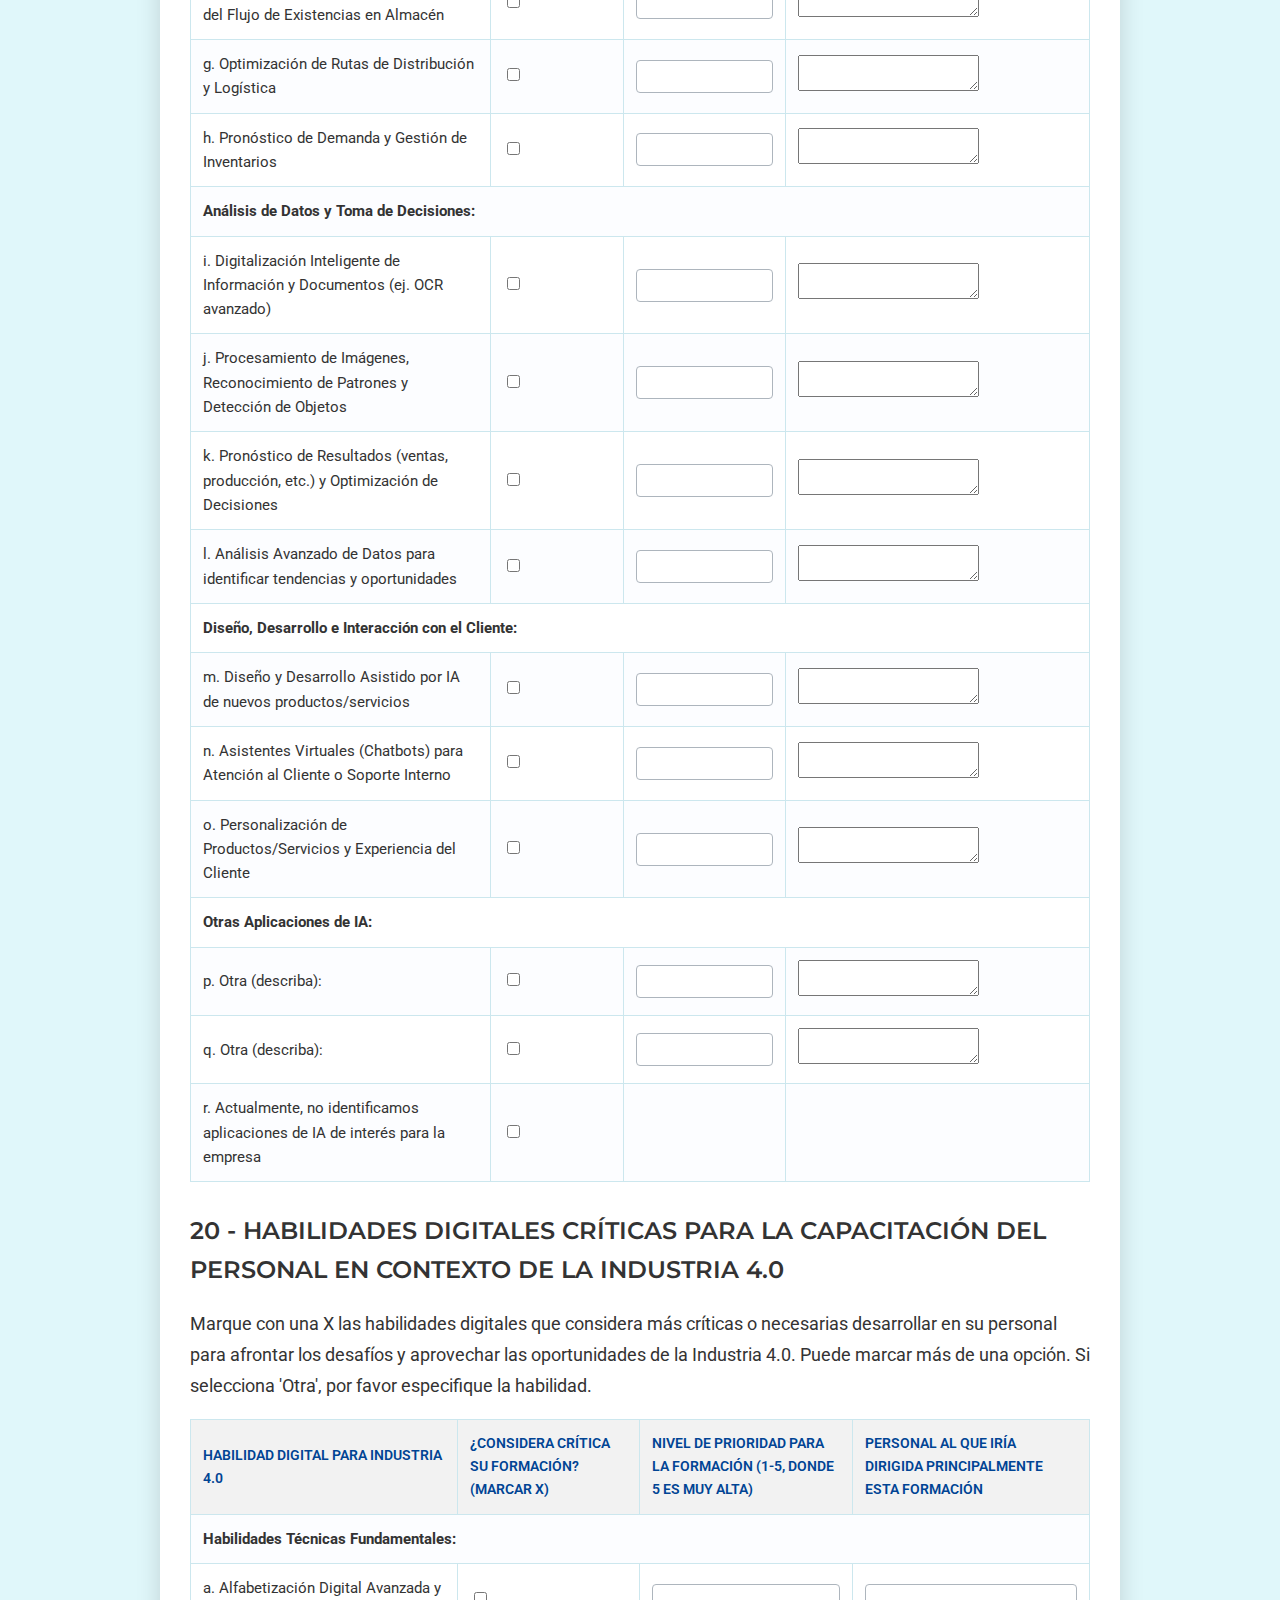
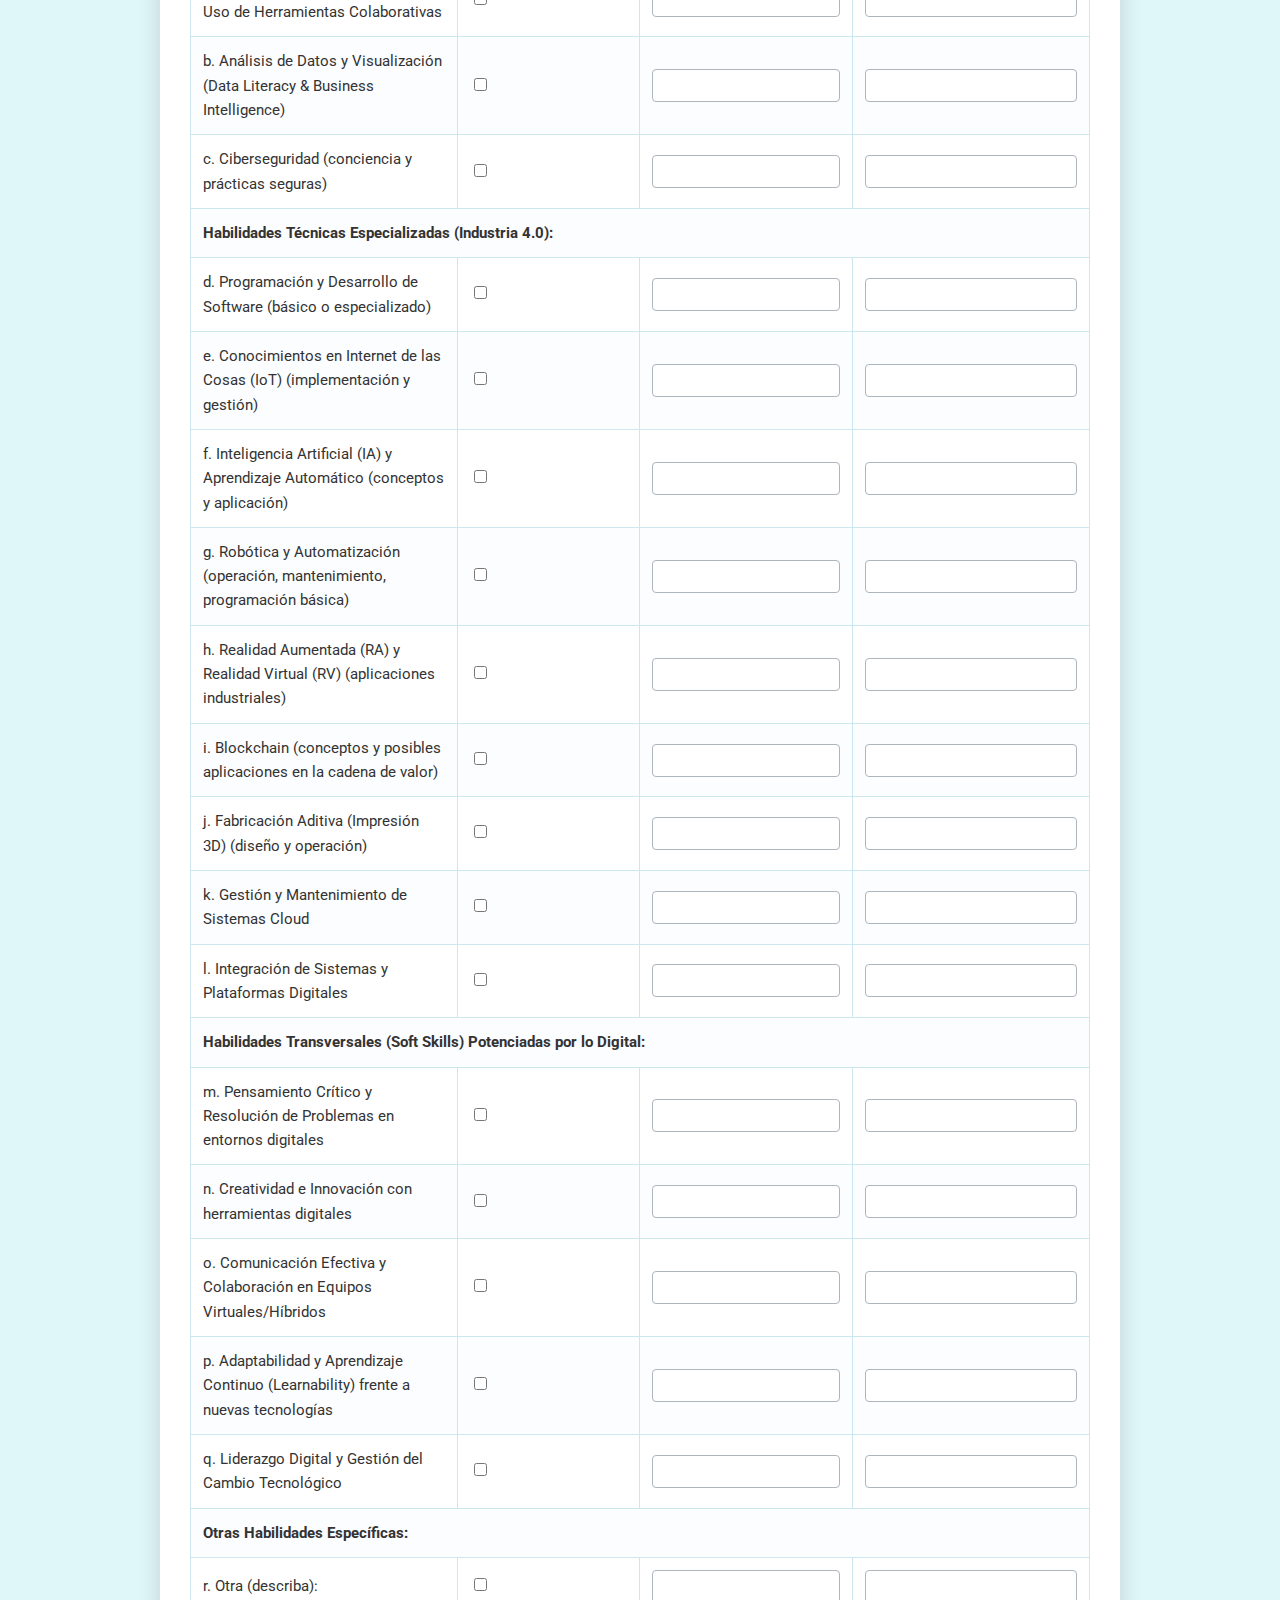
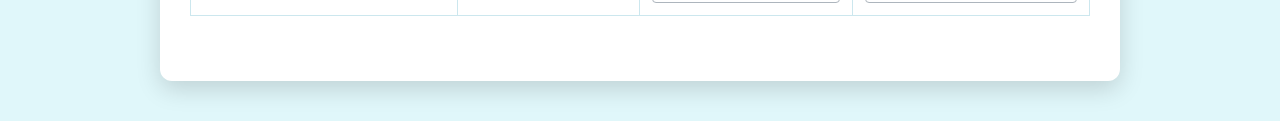
<file: section1B_foda_externo.html>
<!DOCTYPE html>
<html lang="es">
<head>
    <meta charset="UTF-8">
    <meta name="viewport" content="width=device-width, initial-scale=1.0">
    <title>FODA 4.0 Interno</title>
    <link href="https://fonts.googleapis.com/css2?family=Montserrat:wght@600;700&family=Roboto:wght@300;400;500&display=swap" rel="stylesheet">
    <link rel="stylesheet" href="style.css">
</head>
<body>
    <div class="container">
        <header>
            <h1>Diagnóstico de Madurez Digital y Tecnológica</h1>
        </header>
        
            <section class="foda-externo-form">
                <h2>FODA 4.0 Externo</h2>
            
                <div class="form-section">
                    <h3>15. ENUMERE PRINCIPALES DESAFIOS EXTERNOS O AMENAZAS QUE ENFRENTA ACTUALMENTE SU EMPRESA</h3>
                    <table class="challenges-table">
                        <thead>
                            <tr>
                                <th>Desafío/Amenaza</th>
                                <th>¿Aplica? (Marcar X)</th>
                                <th>Impacto (1-5, donde 5 es alto impacto)</th>
                                <th>Notas / Comentarios Adicionales (Opcional)</th>
                            </tr>
                        </thead>
                        <tbody>
                            <tr>
                                <td>a. Fuerte competencia en el mercado</td>
                                <td><input type="checkbox" name="desafio_a" value="aplica"></td>
                                <td><input type="number" name="impacto_a" min="1" max="5"></td>
                                <td><textarea name="notas_a"></textarea></td>
                            </tr>
                            <tr>
                                <td>b. Aumento de los costos directos de producción (mano de obra, materias primas, insumos)</td>
                                <td><input type="checkbox" name="desafio_b" value="aplica"></td>
                                <td><input type="number" name="impacto_b" min="1" max="5"></td>
                                <td><textarea name="notas_b"></textarea></td>
                            </tr>
                            <tr>
                                <td>c. Retrasos en los pagos de los clientes</td>
                                <td><input type="checkbox" name="desafio_c" value="aplica"></td>
                                <td><input type="number" name="impacto_c" min="1" max="5"></td>
                                <td><textarea name="notas_c"></textarea></td>
                            </tr>
                            <tr>
                                <td>d. Baja demanda de sus productos/servicios</td>
                                <td><input type="checkbox" name="desafio_d" value="aplica"></td>
                                <td><input type="number" name="impacto_d" min="1" max="5"></td>
                                <td><textarea name="notas_d"></textarea></td>
                            </tr>
                            <tr>
                                <td>e. Deficiencias o alto costo en el acceso a servicios básicos (luz, gas, internet, etc.)</td>
                                <td><input type="checkbox" name="desafio_e" value="aplica"></td>
                                <td><input type="number" name="impacto_e" min="1" max="5"></td>
                                <td><textarea name="notas_e"></textarea></td>
                            </tr>
                            <tr>
                                <td>f. Dificultades en la cadena de suministro (adquisición de materia prima e insumos)</td>
                                <td><input type="checkbox" name="desafio_f" value="aplica"></td>
                                <td><input type="number" name="impacto_f" min="1" max="5"></td>
                                <td><textarea name="notas_f"></textarea></td>
                            </tr>
                            <tr>
                                <td>g. Escasez de recurso humano capacitado en el mercado laboral local/regional</td>
                                <td><input type="checkbox" name="desafio_g" value="aplica"></td>
                                <td><input type="number" name="impacto_g" min="1" max="5"></td>
                                <td><textarea name="notas_g"></textarea></td>
                            </tr>
                            <tr>
                                <td>h. Dificultades en la obtención de financiamiento o condiciones crediticias desfavorables</td>
                                <td><input type="checkbox" name="desafio_h" value="aplica"></td>
                                <td><input type="number" name="impacto_h" min="1" max="5"></td>
                                <td><textarea name="notas_h"></textarea></td>
                            </tr>
                            <tr>
                                <td>i. Disminución de la rentabilidad por factores macroeconómicos (inflación, tipo de cambio)</td>
                                <td><input type="checkbox" name="desafio_i" value="aplica"></td>
                                <td><input type="number" name="impacto_i" min="1" max="5"></td>
                                <td><textarea name="notas_i"></textarea></td>
                            </tr>
                            <tr>
                                <td>j. Alta rotación y/o ausentismo del personal (considerado como factor de mercado)</td>
                                <td><input type="checkbox" name="desafio_j" value="aplica"></td>
                                <td><input type="number" name="impacto_j" min="1" max="5"></td>
                                <td><textarea name="notas_j"></textarea></td>
                            </tr>
                            <tr>
                                <td>k. Conflictividad sindical o cambios regulatorios laborales desfavorables</td>
                                <td><input type="checkbox" name="desafio_k" value="aplica"></td>
                                <td><input type="number" name="impacto_k" min="1" max="5"></td>
                                <td><textarea name="notas_k"></textarea></td>
                            </tr>
                            <tr>
                                <td>l. Obstáculos externos para acceder o adoptar nuevas tecnologías (costos, disponibilidad)</td>
                                <td><input type="checkbox" name="desafio_l" value="aplica"></td>
                                <td><input type="number" name="impacto_l" min="1" max="5"></td>
                                <td><textarea name="notas_l"></textarea></td>
                            </tr>
                            <tr>
                                <td>m. Cambios regulatorios o impositivos adversos</td>
                                <td><input type="checkbox" name="desafio_m" value="aplica"></td>
                                <td><input type="number" name="impacto_m" min="1" max="5"></td>
                                <td><textarea name="notas_m"></textarea></td>
                            </tr>
                            <tr>
                                <td>n. Presión por sostenibilidad y regulaciones ambientales</td>
                                <td><input type="checkbox" name="desafio_n" value="aplica"></td>
                                <td><input type="number" name="impacto_n" min="1" max="5"></td>
                                <td><textarea name="notas_n"></textarea></td>
                            </tr>
                            <tr>
                                <td>o. Inestabilidad política o económica del país/región</td>
                                <td><input type="checkbox" name="desafio_o" value="aplica"></td>
                                <td><input type="number" name="impacto_o" min="1" max="5"></td>
                                <td><textarea name="notas_o"></textarea></td>
                            </tr>
                            <tr>
                                <td>Otras (describa):</td>
                                <td><input type="checkbox" name="desafio_otras1_aplica" value="aplica"></td>
                                <td><input type="number" name="desafio_otras1_impacto" min="1" max="5"></td>
                                <td><textarea name="desafio_otras1_notas"></textarea></td>
                            </tr>
                            <tr>
                                <td></td>
                                <td><input type="checkbox" name="desafio_otras2_aplica" value="aplica"></td>
                                <td><input type="number" name="desafio_otras2_impacto" min="1" max="5"></td>
                                <td><textarea name="desafio_otras2_notas"></textarea></td>
                            </tr>
                        </tbody>
                    </table>
                </div>
            
                <div class="form-section">
                    <h3>16 - INVERSIONES QUE PIENSA REALIZAR EN LOS PRÓXIMOS 6 MESES. (PUEDE MARCAR MÁS DE UNA OPCIÓN)</h3>
                    <p>Marque con una X todas las áreas en las que su empresa planea realizar inversiones significativas en los próximos 6 meses</p>
                    <table class="investments-table">
                        <thead>
                            <tr>
                                <th>Área de Inversión Planificada</th>
                                <th>¿Planea Invertir? (Marcar X)</th>
                            </tr>
                        </thead>
                        <tbody>
                            <tr>
                                <td colspan="2"><strong>General</strong></td>
                            </tr>
                            <tr>
                                <td>a. Maquinarias y/o equipos productivos especializados</td>
                                <td><input type="checkbox" name="inversion_a" value="si"></td>
                            </tr>
                            <tr>
                                <td>b. Vehículos (utilitarios, transporte, etc.)</td>
                                <td><input type="checkbox" name="inversion_b" value="si"></td>
                            </tr>
                            <tr>
                                <td>c. Capacitación y desarrollo del personal</td>
                                <td><input type="checkbox" name="inversion_c" value="si"></td>
                            </tr>
                            <tr>
                                <td>d. Investigación y Desarrollo (I+D) de nuevos productos/procesos</td>
                                <td><input type="checkbox" name="inversion_d" value="si"></td>
                            </tr>
                            <tr>
                                <td>e. Adquisición o alquiler de terrenos o inmuebles</td>
                                <td><input type="checkbox" name="inversion_e" value="si"></td>
                            </tr>
                            <tr>
                                <td>f. Construcción, ampliación o remodelación edilicia</td>
                                <td><input type="checkbox" name="inversion_f" value="si"></td>
                            </tr>
                            <tr>
                                <td>g. Obtención o renovación de certificaciones de calidad/procesos</td>
                                <td><input type="checkbox" name="inversion_g" value="si"></td>
                            </tr>
                            <tr>
                                <td colspan="2"><strong>Tecnologías Digitales y de Industria 4.0:</strong></td>
                            </tr>
                            <tr>
                                <td>h. Infraestructura de Tecnología de la Información (IT) (hardware, redes, cloud)</td>
                                <td><input type="checkbox" name="inversion_h" value="si"></td>
                            </tr>
                            <tr>
                                <td>i. Tecnologías para Analítica de Datos y Business Intelligence (BI)</td>
                                <td><input type="checkbox" name="inversion_i" value="si"></td>
                            </tr>
                            <tr>
                                <td>j. Desarrollo o adquisición de Software y Sistemas de Gestión (ERP, CRM, MES, etc.)</td>
                                <td><input type="checkbox" name="inversion_j" value="si"></td>
                            </tr>
                            <tr>
                                <td>k. Sistemas de Automatización y Control de Procesos</td>
                                <td><input type="checkbox" name="inversion_k" value="si"></td>
                            </tr>
                            <tr>
                                <td>l. Robótica (industrial, colaborativa)</td>
                                <td><input type="checkbox" name="inversion_l" value="si"></td>
                            </tr>
                            <tr>
                                <td>m. Tecnologías de Ciberseguridad</td>
                                <td><input type="checkbox" name="inversion_m" value="si"></td>
                            </tr>
                            <tr>
                                <td>n. Tecnologías de IoT (Internet de las Cosas) y sensorización</td>
                                <td><input type="checkbox" name="inversion_n" value="si"></td>
                            </tr>
                            <tr>
                                <td>o. Otras tecnologías específicas (ej. Impresión 3D, Realidad Aumentada)</td>
                                <td><input type="checkbox" name="inversion_o" value="si"></td>
                            </tr>
                            <tr>
                                <td colspan="2"><strong>Otra área de inversión no listada:</strong></td>
                            </tr>
                            <tr>
                                <td>p. No se planean inversiones significativas en los próximos 6 meses</td>
                                <td><input type="checkbox" name="inversion_p" value="si"></td>
                            </tr>
                        </tbody>
                    </table>
                </div>
            
                <div class="form-section">
                    <h3>17 - IDENTIFIQUE ALGUNA TAREA ACTUAL DE SU EMPRESA QUE LE INTERESARIA AUTOMATIZAR EN UN FUTURO</h3>
                    <p>Identifique y describa brevemente hasta tres (3) tareas o procesos actuales de su empresa que considera que podrían beneficiarse significativamente de la automatización en el futuro. Piense en tareas repetitivas, propensas a errores, que consumen mucho tiempo, o que podrían mejorar la calidad/seguridad</p>
                    <table class="automation-tasks-table">
                        <thead>
                            <tr>
                                <th></th>
                                <th>Tarea/Proceso 1</th>
                                <th>Tarea/Proceso 2</th>
                                <th>Tarea/Proceso 3</th>
                            </tr>
                        </thead>
                        <tbody>
                            <tr>
                                <td>Nombre/Descripción de la Tarea:</td>
                                <td><textarea name="tarea1_nombre"></textarea></td>
                                <td><textarea name="tarea2_nombre"></textarea></td>
                                <td><textarea name="tarea3_nombre"></textarea></td>
                            </tr>
                            <tr>
                                <td>Área/Departamento Involucrado:</td>
                                <td><input type="text" name="tarea1_area"></td>
                                <td><input type="text" name="tarea2_area"></td>
                                <td><input type="text" name="tarea3_area"></td>
                            </tr>
                            <tr>
                                <td>Principal Problema Actual con esta Tarea: (Ej: Lenta, errores, costosa, peligrosa)</td>
                                <td><textarea name="tarea1_problema"></textarea></td>
                                <td><textarea name="tarea2_problema"></textarea></td>
                                <td><textarea name="tarea3_problema"></textarea></td>
                            </tr>
                            <tr>
                                <td>Beneficio Esperado de la Automatización: (Ej: Mayor velocidad, reducción de errores, ahorro de costos, mejora de calidad/seguridad)</td>
                                <td><textarea name="tarea1_beneficio"></textarea></td>
                                <td><textarea name="tarea2_beneficio"></textarea></td>
                                <td><textarea name="tarea3_beneficio"></textarea></td>
                            </tr>
                            <tr>
                                <td>¿Qué tipo de tecnología cree que podría ayudar? (Opcional, si tienen alguna idea):</td>
                                <td><textarea name="tarea1_tecnologia"></textarea></td>
                                <td><textarea name="tarea2_tecnologia"></textarea></td>
                                <td><textarea name="tarea3_tecnologia"></textarea></td>
                            </tr>
                        </tbody>
                    </table>
                </div>
            
                <div class="form-section">
                    <h3>18 - PRINCIPALES IMPEDIMENTOS PARA INCORPORAR ROBOTS O SISTEMAS AUTOMATIZADOS EN SU SISTEMA PRODUCTIVO</h3>
                    <p>Marque con una X los principales impedimentos o dificultades que su empresa enfrenta o percibe al considerar la incorporación de robots o sistemas automatizados en su sistema productivo. Puede marcar más de una opción. Si selecciona 'Otro', por favor especifique.</p>
                    <table class="impediments-table">
                        <thead>
                            <tr>
                                <th>Impedimento para Incorporar Robots o Sistemas Automatizados</th>
                                <th>¿Es un impedimento? (Marcar X)</th>
                                <th>Nivel de Importancia del Impedimento (1-5, donde 5 es muy importante) (Opcional)</th>
                            </tr>
                        </thead>
                        <tbody>
                            <tr>
                                <td colspan="3"><strong>Factores Económicos y Financieros:</strong></td>
                            </tr>
                            <tr>
                                <td>a. Alto costo inicial de la inversión (adquisición de equipos/software)</td>
                                <td><input type="checkbox" name="impedimento_a" value="si"></td>
                                <td><input type="number" name="impedimento_a_impacto" min="1" max="5"></td>
                            </tr>
                            <tr>
                                <td>b. Dificultad para acceder a financiamiento para este tipo de tecnologías</td>
                                <td><input type="checkbox" name="impedimento_b" value="si"></td>
                                <td><input type="number" name="impedimento_b_impacto" min="1" max="5"></td>
                            </tr>
                            <tr>
                                <td>c. Incertidumbre sobre el retorno de la inversión (ROI)</td>
                                <td><input type="checkbox" name="impedimento_c" value="si"></td>
                                <td><input type="number" name="impedimento_c_impacto" min="1" max="5"></td>
                            </tr>
                            <tr>
                                <td>d. Costos de mantenimiento y operación de los sistemas automatizados</td>
                                <td><input type="checkbox" name="impedimento_d" value="si"></td>
                                <td><input type="number" name="impedimento_d_impacto" min="1" max="5"></td>
                            </tr>
                            <tr>
                                <td colspan="3"><strong>Factores de Conocimiento y Habilidades:</strong></td>
                            </tr>
                            <tr>
                                <td>e. Falta de personal interno con las habilidades técnicas necesarias para operar/mantenerlos</td>
                                <td><input type="checkbox" name="impedimento_e" value="si"></td>
                                <td><input type="number" name="impedimento_e_impacto" min="1" max="5"></td>
                            </tr>
                            <tr>
                                <td>f. Escasez de oferta de capacitación especializada en estas tecnologías en la región</td>
                                <td><input type="checkbox" name="impedimento_f" value="si"></td>
                                <td><input type="number" name="impedimento_f_impacto" min="1" max="5"></td>
                            </tr>
                            <tr>
                                <td>g. Desconocimiento de las tecnologías disponibles y sus beneficios potenciales</td>
                                <td><input type="checkbox" name="impedimento_g" value="si"></td>
                                <td><input type="number" name="impedimento_g_impacto" min="1" max="5"></td>
                            </tr>
                            <tr>
                                <td>h. Dificultad para encontrar proveedores o integradores tecnológicos confiables</td>
                                <td><input type="checkbox" name="impedimento_h" value="si"></td>
                                <td><input type="number" name="impedimento_h_impacto" min="1" max="5"></td>
                            </tr>
                            <tr>
                                <td colspan="3"><strong>Factores Organizacionales y Culturales:</strong></td>
                            </tr>
                            <tr>
                                <td>i. Resistencia al cambio por parte del personal o la dirección</td>
                                <td><input type="checkbox" name="impedimento_i" value="si"></td>
                                <td><input type="number" name="impedimento_i_impacto" min="1" max="5"></td>
                            </tr>
                            <tr>
                                <td>j. Preocupación por el impacto en los puestos de trabajo existentes</td>
                                <td><input type="checkbox" name="impedimento_j" value="si"></td>
                                <td><input type="number" name="impedimento_j_impacto" min="1" max="5"></td>
                            </tr>
                            <tr>
                                <td>k. Procesos productivos actuales no estandarizados o no aptos para la automatización</td>
                                <td><input type="checkbox" name="impedimento_k" value="si"></td>
                                <td><input type="number" name="impedimento_k_impacto" min="1" max="5"></td>
                            </tr>
                            <tr>
                                <td>l. Falta de una estrategia clara de transformación digital o automatización</td>
                                <td><input type="checkbox" name="impedimento_l" value="si"></td>
                                <td><input type="number" name="impedimento_l_impacto" min="1" max="5"></td>
                            </tr>
                            <tr>
                                <td colspan="3"><strong>Factores Técnicos y de Infraestructura:</strong></td>
                            </tr>
                            <tr>
                                <td>m. Infraestructura física o tecnológica inadecuada en la planta (espacio, energía, redes)</td>
                                <td><input type="checkbox" name="impedimento_m" value="si"></td>
                                <td><input type="number" name="impedimento_m_impacto" min="1" max="5"></td>
                            </tr>
                            <tr>
                                <td>n. Complejidad en la integración de nuevas tecnologías con los sistemas existentes</td>
                                <td><input type="checkbox" name="impedimento_n" value="si"></td>
                                <td><input type="number" name="impedimento_n_impacto" min="1" max="5"></td>
                            </tr>
                            <tr>
                                <td>o. Falta de datos fiables o digitalizados necesarios para alimentar sistemas automatizados</td>
                                <td><input type="checkbox" name="impedimento_o" value="si"></td>
                                <td><input type="number" name="impedimento_o_impacto" min="1" max="5"></td>
                            </tr>
                            <tr>
                                <td colspan="3"><strong>Otros Impedimentos:</strong></td>
                            </tr>
                            <tr>
                                <td>p. Otro (describa):</td>
                                <td><input type="checkbox" name="impedimento_p" value="si"></td>
                                <td><input type="number" name="impedimento_p_impacto" min="1" max="5"></td>
                            </tr>
                            <tr>
                                <td>q. Otro (describa):</td>
                                <td><input type="checkbox" name="impedimento_q" value="si"></td>
                                <td><input type="number" name="impedimento_q_impacto" min="1" max="5"></td>
                            </tr>
                        </tbody>
                    </table>
                </div>
            
                <div class="form-section">
                    <h3>19 - IDENTIFIQUE LAS PRINCIPALES SOLUCIONES DE INTELIGENCIA ARTIFICIAL DE INTERÉS PARA SU EMPRESA.</h3>
                    <p>Marque con una X las aplicaciones de Inteligencia Artificial (IA) que considera que podrían ser de mayor interés o aportar mayor valor a su empresa. Puede marcar más de una opción.Si selecciona 'Otras', por favor describa brevemente la aplicación que tiene en mente.</p>
                    <table class="ai-solutions-table">
                        <thead>
                            <tr>
                                <th>Aplicación de Inteligencia Artificial (IA)</th>
                                <th>¿Le Interesa? (Marcar X)</th>
                                <th>Nivel de Interés (1-5, donde 5 es muy alto)</th>
                                <th>¿Por qué le interesa esta aplicación? / Problema que resolvería</th>
                            </tr>
                        </thead>
                        <tbody>
                            <tr>
                                <td colspan="4"><strong>Optimización de Operaciones y Producción:</strong></td>
                            </tr>
                            <tr>
                                <td>a. Mantenimiento Predictivo de maquinaria y equipos</td>
                                <td><input type="checkbox" name="ia_a" value="si"></td>
                                <td><input type="number" name="ia_a_interes" min="1" max="5"></td>
                                <td><textarea name="ia_a_razon"></textarea></td>
                            </tr>
                            <tr>
                                <td>b. Control de Calidad Automatizado (ej. mediante visión artificial)</td>
                                <td><input type="checkbox" name="ia_b" value="si"></td>
                                <td><input type="number" name="ia_b_interes" min="1" max="5"></td>
                                <td><textarea name="ia_b_razon"></textarea></td>
                            </tr>
                            <tr>
                                <td>c. Optimización de Procesos Productivos (ej. ajuste de parámetros en tiempo real)</td>
                                <td><input type="checkbox" name="ia_c" value="si"></td>
                                <td><input type="number" name="ia_c_interes" min="1" max="5"></td>
                                <td><textarea name="ia_c_razon"></textarea></td>
                            </tr>
                            <tr>
                                <td>d. Planificación y Programación Inteligente de la Producción</td>
                                <td><input type="checkbox" name="ia_d" value="si"></td>
                                <td><input type="number" name="ia_d_interes" min="1" max="5"></td>
                                <td><textarea name="ia_d_razon"></textarea></td>
                            </tr>
                            <tr>
                                <td>e. Optimización del Consumo Energético en la planta</td>
                                <td><input type="checkbox" name="ia_e" value="si"></td>
                                <td><input type="number" name="ia_e_interes" min="1" max="5"></td>
                                <td><textarea name="ia_e_razon"></textarea></td>
                            </tr>
                            <tr>
                                <td colspan="4"><strong>Gestión de Logística y Cadena de Suministro:</strong></td>
                            </tr>
                            <tr>
                                <td>f. Control Automatizado y Optimización del Flujo de Existencias en Almacén</td>
                                <td><input type="checkbox" name="ia_f" value="si"></td>
                                <td><input type="number" name="ia_f_interes" min="1" max="5"></td>
                                <td><textarea name="ia_f_razon"></textarea></td>
                            </tr>
                            <tr>
                                <td>g. Optimización de Rutas de Distribución y Logística</td>
                                <td><input type="checkbox" name="ia_g" value="si"></td>
                                <td><input type="number" name="ia_g_interes" min="1" max="5"></td>
                                <td><textarea name="ia_g_razon"></textarea></td>
                            </tr>
                            <tr>
                                <td>h. Pronóstico de Demanda y Gestión de Inventarios</td>
                                <td><input type="checkbox" name="ia_h" value="si"></td>
                                <td><input type="number" name="ia_h_interes" min="1" max="5"></td>
                                <td><textarea name="ia_h_razon"></textarea></td>
                            </tr>
                            <tr>
                                <td colspan="4"><strong>Análisis de Datos y Toma de Decisiones:</strong></td>
                            </tr>
                            <tr>
                                <td>i. Digitalización Inteligente de Información y Documentos (ej. OCR avanzado)</td>
                                <td><input type="checkbox" name="ia_i" value="si"></td>
                                <td><input type="number" name="ia_i_interes" min="1" max="5"></td>
                                <td><textarea name="ia_i_razon"></textarea></td>
                            </tr>
                            <tr>
                                <td>j. Procesamiento de Imágenes, Reconocimiento de Patrones y Detección de Objetos</td>
                                <td><input type="checkbox" name="ia_j" value="si"></td>
                                <td><input type="number" name="ia_j_interes" min="1" max="5"></td>
                                <td><textarea name="ia_j_razon"></textarea></td>
                            </tr>
                            <tr>
                                <td>k. Pronóstico de Resultados (ventas, producción, etc.) y Optimización de Decisiones</td>
                                <td><input type="checkbox" name="ia_k" value="si"></td>
                                <td><input type="number" name="ia_k_interes" min="1" max="5"></td>
                                <td><textarea name="ia_k_razon"></textarea></td>
                            </tr>
                            <tr>
                                <td>l. Análisis Avanzado de Datos para identificar tendencias y oportunidades</td>
                                <td><input type="checkbox" name="ia_l" value="si"></td>
                                <td><input type="number" name="ia_l_interes" min="1" max="5"></td>
                                <td><textarea name="ia_l_razon"></textarea></td>
                            </tr>
                            <tr>
                                <td colspan="4"><strong>Diseño, Desarrollo e Interacción con el Cliente:</strong></td>
                            </tr>
                            <tr>
                                <td>m. Diseño y Desarrollo Asistido por IA de nuevos productos/servicios</td>
                                <td><input type="checkbox" name="ia_m" value="si"></td>
                                <td><input type="number" name="ia_m_interes" min="1" max="5"></td>
                                <td><textarea name="ia_m_razon"></textarea></td>
                            </tr>
                            <tr>
                                <td>n. Asistentes Virtuales (Chatbots) para Atención al Cliente o Soporte Interno</td>
                                <td><input type="checkbox" name="ia_n" value="si"></td>
                                <td><input type="number" name="ia_n_interes" min="1" max="5"></td>
                                <td><textarea name="ia_n_razon"></textarea></td>
                            </tr>
                            <tr>
                                <td>o. Personalización de Productos/Servicios y Experiencia del Cliente</td>
                                <td><input type="checkbox" name="ia_o" value="si"></td>
                                <td><input type="number" name="ia_o_interes" min="1" max="5"></td>
                                <td><textarea name="ia_o_razon"></textarea></td>
                            </tr>
                            <tr>
                                <td colspan="4"><strong>Otras Aplicaciones de IA:</strong></td>
                            </tr>
                            <tr>
                                <td>p. Otra (describa):</td>
                                <td><input type="checkbox" name="ia_p" value="si"></td>
                                <td><input type="number" name="ia_p_interes" min="1" max="5"></td>
                                <td><textarea name="ia_p_razon"></textarea></td>
                            </tr>
                            <tr>
                                <td>q. Otra (describa):</td>
                                <td><input type="checkbox" name="ia_q" value="si"></td>
                                <td><input type="number" name="ia_q_interes" min="1" max="5"></td>
                                <td><textarea name="ia_q_razon"></textarea></td>
                            </tr>
                            <tr>
                                <td>r. Actualmente, no identificamos aplicaciones de IA de interés para la empresa</td>
                                <td><input type="checkbox" name="ia_r" value="si"></td>
                                <td></td>
                                <td></td>
                            </tr>
                        </tbody>
                    </table>
                </div>
            
                <div class="form-section">
                    <h3>20 - HABILIDADES DIGITALES CRÍTICAS PARA LA CAPACITACIÓN DEL PERSONAL EN CONTEXTO DE LA INDUSTRIA 4.0</h3>
                    <p>Marque con una X las habilidades digitales que considera más críticas o necesarias desarrollar en su personal para afrontar los desafíos y aprovechar las oportunidades de la Industria 4.0. Puede marcar más de una opción. Si selecciona 'Otra', por favor especifique la habilidad.</p>
                    <table class="digital-skills-table">
                        <thead>
                            <tr>
                                <th>Habilidad Digital para Industria 4.0</th>
                                <th>¿Considera Crítica su Formación? (Marcar X)</th>
                                <th>Nivel de Prioridad para la Formación (1-5, donde 5 es muy alta)</th>
                                <th>Personal al que iría dirigida principalmente esta formación</th>
                            </tr>
                        </thead>
                        <tbody>
                            <tr>
                                <td colspan="4"><strong>Habilidades Técnicas Fundamentales:</strong></td>
                            </tr>
                            <tr>
                                <td>a. Alfabetización Digital Avanzada y Uso de Herramientas Colaborativas</td>
                                <td><input type="checkbox" name="habilidad_a" value="si"></td>
                                <td><input type="number" name="habilidad_a_prioridad" min="1" max="5"></td>
                                <td><input type="text" name="habilidad_a_personal"></td>
                            </tr>
                            <tr>
                                <td>b. Análisis de Datos y Visualización (Data Literacy & Business Intelligence)</td>
                                <td><input type="checkbox" name="habilidad_b" value="si"></td>
                                <td><input type="number" name="habilidad_b_prioridad" min="1" max="5"></td>
                                <td><input type="text" name="habilidad_b_personal"></td>
                            </tr>
                            <tr>
                                <td>c. Ciberseguridad (conciencia y prácticas seguras)</td>
                                <td><input type="checkbox" name="habilidad_c" value="si"></td>
                                <td><input type="number" name="habilidad_c_prioridad" min="1" max="5"></td>
                                <td><input type="text" name="habilidad_c_personal"></td>
                            </tr>
                            <tr>
                                <td colspan="4"><strong>Habilidades Técnicas Especializadas (Industria 4.0):</strong></td>
                            </tr>
                            <tr>
                                <td>d. Programación y Desarrollo de Software (básico o especializado)</td>
                                <td><input type="checkbox" name="habilidad_d" value="si"></td>
                                <td><input type="number" name="habilidad_d_prioridad" min="1" max="5"></td>
                                <td><input type="text" name="habilidad_d_personal"></td>
                            </tr>
                            <tr>
                                <td>e. Conocimientos en Internet de las Cosas (IoT) (implementación y gestión)</td>
                                <td><input type="checkbox" name="habilidad_e" value="si"></td>
                                <td><input type="number" name="habilidad_e_prioridad" min="1" max="5"></td>
                                <td><input type="text" name="habilidad_e_personal"></td>
                            </tr>
                            <tr>
                                <td>f. Inteligencia Artificial (IA) y Aprendizaje Automático (conceptos y aplicación)</td>
                                <td><input type="checkbox" name="habilidad_f" value="si"></td>
                                <td><input type="number" name="habilidad_f_prioridad" min="1" max="5"></td>
                                <td><input type="text" name="habilidad_f_personal"></td>
                            </tr>
                            <tr>
                                <td>g. Robótica y Automatización (operación, mantenimiento, programación básica)</td>
                                <td><input type="checkbox" name="habilidad_g" value="si"></td>
                                <td><input type="number" name="habilidad_g_prioridad" min="1" max="5"></td>
                                <td><input type="text" name="habilidad_g_personal"></td>
                            </tr>
                            <tr>
                                <td>h. Realidad Aumentada (RA) y Realidad Virtual (RV) (aplicaciones industriales)</td>
                                <td><input type="checkbox" name="habilidad_h" value="si"></td>
                                <td><input type="number" name="habilidad_h_prioridad" min="1" max="5"></td>
                                <td><input type="text" name="habilidad_h_personal"></td>
                            </tr>
                            <tr>
                                <td>i. Blockchain (conceptos y posibles aplicaciones en la cadena de valor)</td>
                                <td><input type="checkbox" name="habilidad_i" value="si"></td>
                                <td><input type="number" name="habilidad_i_prioridad" min="1" max="5"></td>
                                <td><input type="text" name="habilidad_i_personal"></td>
                            </tr>
                            <tr>
                                <td>j. Fabricación Aditiva (Impresión 3D) (diseño y operación)</td>
                                <td><input type="checkbox" name="habilidad_j" value="si"></td>
                                <td><input type="number" name="habilidad_j_prioridad" min="1" max="5"></td>
                                <td><input type="text" name="habilidad_j_personal"></td>
                            </tr>
                            <tr>
                                <td>k. Gestión y Mantenimiento de Sistemas Cloud</td>
                                <td><input type="checkbox" name="habilidad_k" value="si"></td>
                                <td><input type="number" name="habilidad_k_prioridad" min="1" max="5"></td>
                                <td><input type="text" name="habilidad_k_personal"></td>
                            </tr>
                            <tr>
                                <td>l. Integración de Sistemas y Plataformas Digitales</td>
                                <td><input type="checkbox" name="habilidad_l" value="si"></td>
                                <td><input type="number" name="habilidad_l_prioridad" min="1" max="5"></td>
                                <td><input type="text" name="habilidad_l_personal"></td>
                            </tr>
                            <tr>
                                <td colspan="4"><strong>Habilidades Transversales (Soft Skills) Potenciadas por lo Digital:</strong></td>
                            </tr>
                            <tr>
                                <td>m. Pensamiento Crítico y Resolución de Problemas en entornos digitales</td>
                                <td><input type="checkbox" name="habilidad_m" value="si"></td>
                                <td><input type="number" name="habilidad_m_prioridad" min="1" max="5"></td>
                                <td><input type="text" name="habilidad_m_personal"></td>
                            </tr>
                            <tr>
                                <td>n. Creatividad e Innovación con herramientas digitales</td>
                                <td><input type="checkbox" name="habilidad_n" value="si"></td>
                                <td><input type="number" name="habilidad_n_prioridad" min="1" max="5"></td>
                                <td><input type="text" name="habilidad_n_personal"></td>
                            </tr>
                            <tr>
                                <td>o. Comunicación Efectiva y Colaboración en Equipos Virtuales/Híbridos</td>
                                <td><input type="checkbox" name="habilidad_o" value="si"></td>
                                <td><input type="number" name="habilidad_o_prioridad" min="1" max="5"></td>
                                <td><input type="text" name="habilidad_o_personal"></td>
                            </tr>
                            <tr>
                                <td>p. Adaptabilidad y Aprendizaje Continuo (Learnability) frente a nuevas tecnologías</td>
                                <td><input type="checkbox" name="habilidad_p" value="si"></td>
                                <td><input type="number" name="habilidad_p_prioridad" min="1" max="5"></td>
                                <td><input type="text" name="habilidad_p_personal"></td>
                            </tr>
                            <tr>
                                <td>q. Liderazgo Digital y Gestión del Cambio Tecnológico</td>
                                <td><input type="checkbox" name="habilidad_q" value="si"></td>
                                <td><input type="number" name="habilidad_q_prioridad" min="1" max="5"></td>
                                <td><input type="text" name="habilidad_q_personal"></td>
                            </tr>
                            <tr>
                                <td colspan="4"><strong>Otras Habilidades Específicas:</strong></td>
                            </tr>
                            <tr>
                                <td>r. Otra (describa):</td>
                                <td><input type="checkbox" name="habilidad_r" value="si"></td>
                                <td><input type="number" name="habilidad_r_prioridad" min="1" max="5"></td>
                                <td><input type="text" name="habilidad_r_personal"></td>
                            </tr>
                        </tbody>
                    </table>
                </div>
            </section>
    </div>

    <script>
        document.addEventListener('DOMContentLoaded', function() {
            const cantidadInputs = document.querySelectorAll('.estructura-empresa-table tbody input[type="number"][name$="Cantidad"]');
            const totalPersonasSpan = document.getElementById('totalPersonas');
            const percentInputs = document.querySelectorAll('.estructura-empresa-table tbody input[type="number"][name$="Masculino"], .estructura-empresa-table tbody input[type="number"][name$="Femenino"]');

            function updateTotalPersonas() {
                let total = 0;
                cantidadInputs.forEach(input => {
                    total += parseInt(input.value) || 0;
                });
                totalPersonasSpan.textContent = total;
            }

            function validateGenderPercentage(event) {
                const row = event.target.closest('tr');
                const masculinoInput = row.querySelector('input[name$="Masculino"]');
                const femeninoInput = row.querySelector('input[name$="Femenino"]');

                let masculinoVal = parseFloat(masculinoInput.value) || 0;
                let femeninoVal = parseFloat(femeninoInput.value) || 0;

                // Ensure sum is not more than 100
                if (masculinoVal + femeninoVal > 100) {
                    if (event.target === masculinoInput) {
                        femeninoInput.value = (100 - masculinoVal).toFixed(2);
                    } else {
                        masculinoInput.value = (100 - femeninoVal).toFixed(2);
                    }
                }
            }

            cantidadInputs.forEach(input => {
                input.addEventListener('input', updateTotalPersonas);
            });

            percentInputs.forEach(input => {
                input.addEventListener('input', validateGenderPercentage);
            });

            // Initial calculations
            updateTotalPersonas();
            // No need to call validateGenderPercentage initially as values are 0.00
        });
    </script>
</body>
</html>
</file>
<file: style.css>
/* Variables CSS para colores y fuentes */
:root {
    --primary-color: #0056b3; /* Un azul corporativo */
    --secondary-color: #004494; /* Azul más oscuro para detalles */
    --accent-color: #28a745; /* Un verde vibrante para acentos, si es necesario */
    --text-color: #333;
    --background-color: #e0f7fa; /* Fondo azul claro y suave */
    --card-background: #ffffff; /* Fondo blanco para las tarjetas de contenido */
    --light-grey: #e9ecef;
    --border-color: #cce7ee; /* Un borde más suave */
    --form-border: #adb5bd; /* Borde para campos de formulario */
    --focus-border: #007bff; /* Borde al enfocar campo */
    --button-bg: #007bff; /* Fondo para botones */
    --button-hover-bg: #0056b3; /* Fondo para botones al pasar el ratón */
    --table-header-bg: #f2f2f2; /* Fondo para encabezados de tabla */
    --table-row-hover: #f8f9fa; /* Fondo para filas de tabla al pasar el ratón */
    --font-family-primary: 'Roboto', sans-serif; /* Fuente moderna */
    --font-family-secondary: 'Montserrat', sans-serif; /* Fuente para títulos */
}

/* Importar fuentes de Google Fonts (puedes añadir esto al <head> de tu HTML también) */
@import url('https://fonts.googleapis.com/css2?family=Montserrat:wght@600;700&family=Roboto:wght@300;400;500&display=swap');


/* Estilos generales del cuerpo */
body {
    font-family: var(--font-family-primary);
    line-height: 1.6;
    margin: 0;
    padding: 0;
    background-color: var(--background-color);
    color: var(--text-color);
    display: flex;
    justify-content: center;
    align-items: flex-start; /* Alinea al inicio verticalmente */
    min-height: 100vh; /* Ocupa al menos el alto de la ventana */
    padding-top: 40px; /* Espacio superior para que el contenedor no pegue arriba */
    padding-bottom: 40px; /* Espacio inferior */
}

/* Contenedor principal para centrar el contenido */
.container {
    width: 90%;
    max-width: 960px; /* Ancho máximo para legibilidad */
    margin: 0 auto; /* Centrado horizontal */
    padding: 30px;
    background-color: var(--card-background);
    border-radius: 12px; /* Bordes más redondeados */
    box-shadow: 0 8px 25px rgba(0, 0, 0, 0.15); /* Sombra más pronunciada y suave */
    box-sizing: border-box; /* Incluye padding y border en el ancho/alto */
}

/* Encabezado principal */
header {
    text-align: center;
    margin-bottom: 40px;
    padding-bottom: 25px;
    border-bottom: 2px solid var(--border-color);
}

header h1 {
    color: var(--primary-color);
    font-family: var(--font-family-secondary);
    font-size: 2.5em; /* Tamaño de fuente un poco más grande */
    margin-bottom: 10px;
    font-weight: 700; /* Negrita para títulos */
    letter-spacing: -0.5px; /* Ajuste para un look más moderno */
}

/* Secciones de contenido */
section {
    margin-bottom: 35px;
}

section h2 {
    color: var(--secondary-color);
    font-family: var(--font-family-secondary);
    font-size: 2em; /* Tamaño de fuente un poco más grande */
    margin-bottom: 20px;
    border-left: 6px solid var(--primary-color); /* Borde más grueso */
    padding-left: 15px;
    font-weight: 600;
}

section h3, section h4 {
    color: var(--text-color);
    font-family: var(--font-family-secondary);
    font-size: 1.5em;
    margin-top: 30px;
    margin-bottom: 15px;
    font-weight: 600;
}

section h4 {
    font-size: 1.3em;
    margin-top: 25px;
    margin-bottom: 10px;
    color: var(--primary-color);
}


p {
    margin-bottom: 18px;
    font-size: 1.15em; /* Tamaño de fuente ligeramente más grande */
    line-height: 1.7; /* Mayor espacio entre líneas para legibilidad */
}

p.instruction {
    font-style: italic;
    font-size: 1em;
    color: #666;
    margin-top: -10px;
    margin-bottom: 20px;
}

/* Listas (para Responsables del Proyecto) */
ul {
    list-style-type: none; /* Remueve los puntos por defecto */
    padding: 0;
}

ul li {
    background-color: var(--light-grey);
    margin-bottom: 10px;
    padding: 15px 20px;
    border-radius: 8px; /* Bordes más redondeados para los ítems de lista */
    font-size: 1.1em;
    display: flex;
    align-items: flex-start; /* Alinea el texto al inicio si hay varias líneas */
    box-shadow: 0 2px 8px rgba(0, 0, 0, 0.05); /* Sombra sutil para cada ítem */
    transition: transform 0.2s ease-in-out; /* Animación al pasar el ratón */
}

ul li:hover {
    transform: translateY(-3px); /* Efecto de "levantamiento" al pasar el ratón */
}

ul li::before {
    content: '→'; /* Flecha como viñeta personalizada */
    color: var(--primary-color);
    font-weight: bold;
    display: inline-block;
    width: 1.5em; /* Ajusta el ancho de la viñeta */
    margin-left: -1.5em;
    margin-right: 0.8em;
    font-size: 1.2em; /* Tamaño de la flecha */
}

/* Estilos para el formulario */
form {
    display: flex;
    flex-direction: column;
    gap: 20px; /* Espacio entre grupos de formulario */
}

.form-group {
    display: flex;
    flex-direction: column;
}

.form-group label {
    font-weight: 500;
    margin-bottom: 8px;
    color: var(--text-color);
    font-size: 1.05em;
}

.form-group input[type="text"],
.form-group input[type="email"],
.form-group input[type="tel"],
.form-group input[type="url"],
.form-group input[type="number"],
.form-group input[type="date"],
.form-group textarea,
.form-group select {
    padding: 12px 15px;
    border: 1px solid var(--form-border);
    border-radius: 6px;
    font-size: 1em;
    font-family: var(--font-family-primary);
    color: var(--text-color);
    transition: border-color 0.3s ease, box-shadow 0.3s ease;
    width: 100%; /* Ocupa todo el ancho disponible */
    box-sizing: border-box; /* Asegura que padding y border no aumenten el ancho */
}

.form-group input:focus,
.form-group select:focus,
.form-group textarea:focus {
    border-color: var(--focus-border);
    box-shadow: 0 0 0 0.2rem rgba(0, 123, 255, 0.25); /* Sombra al enfocar */
    outline: none; /* Remueve el contorno por defecto */
}

/* Estilos para radio buttons (Se realizó reunión/visita) */
.form-group-radio {
    margin-top: 10px;
    margin-bottom: 10px;
    display: flex;
    align-items: center;
    flex-wrap: wrap; /* Permite que los elementos se envuelvan en pantallas pequeñas */
}

.form-group-radio label {
    margin-bottom: 0; /* No hay margen inferior para estas etiquetas */
    margin-right: 15px; /* Espacio entre la pregunta y los radios */
    font-weight: 500;
    color: var(--text-color);
    white-space: nowrap; /* Evita que la etiqueta se rompa en varias líneas */
}

.form-group-radio input[type="radio"] {
    margin-right: 5px;
    margin-left: 10px; /* Espacio entre el radio y su etiqueta */
    accent-color: var(--primary-color); /* Color del radio button */
}

.form-group-radio label[for] { /* Estilo para las etiquetas "Sí" y "No" */
    font-weight: 400; /* Menos negrita que la pregunta principal */
    margin-right: 20px;
}

/* Estilos para fieldset y legend (para agrupar radios/checkboxes) */
fieldset.form-group-fieldset {
    border: 1px solid var(--border-color);
    border-radius: 8px;
    padding: 20px;
    margin-top: 20px;
    margin-bottom: 20px;
}

fieldset.form-group-fieldset legend {
    font-size: 1.2em;
    font-weight: 600;
    color: var(--primary-color);
    padding: 0 10px;
    margin-bottom: 15px;
}

.checkbox-group label {
    display: flex;
    align-items: flex-start;
    margin-bottom: 10px;
    font-size: 1em;
    font-weight: 400; /* Menos negrita para las opciones */
    line-height: 1.5;
    cursor: pointer;
}

.checkbox-group input[type="checkbox"],
.checkbox-group input[type="radio"] {
    margin-right: 10px;
    margin-top: 4px; /* Alinea el checkbox/radio con la primera línea de texto */
    flex-shrink: 0; /* Evita que el input se encoja */
    accent-color: var(--primary-color);
}

.checkbox-group input[type="text"] { /* Para el campo "Otra: Describa" dentro de un checkbox */
    margin-left: 10px;
    flex-grow: 1;
    padding: 8px 10px;
    border-radius: 4px;
    border: 1px solid var(--form-border);
}


/* Estilos para tablas */
.table-container {
    overflow-x: auto; /* Permite scroll horizontal en tablas grandes en móviles */
    margin-bottom: 20px;
}

table {
    width: 100%;
    border-collapse: collapse;
    margin-top: 15px;
    background-color: var(--card-background);
}

table th, table td {
    border: 1px solid var(--border-color);
    padding: 12px;
    text-align: left;
    font-size: 0.95em;
    vertical-align: middle;
}

table th {
    background-color: var(--table-header-bg);
    color: var(--secondary-color);
    font-weight: 600;
    text-transform: uppercase;
    font-size: 0.9em;
}

table tbody tr:nth-child(odd) {
    background-color: #fcfdff; /* Ligeramente diferente para filas impares */
}

table tbody tr:hover {
    background-color: var(--table-row-hover);
}

table input[type="number"],
table input[type="text"],
table select {
    width: 100%;
    padding: 8px;
    border: 1px solid var(--form-border);
    border-radius: 4px;
    box-sizing: border-box;
}

table input[type="radio"] {
    margin-right: 5px;
    accent-color: var(--primary-color);
}

/* Específicos para la tabla de comunicación interna (radio buttons inline) */
.comunicacion-table td:nth-child(2) { /* Columna de ¿Se utiliza? */
    white-space: nowrap; /* Evita que Sí/No se rompa */
}
.comunicacion-table td:nth-child(2) label {
    margin-right: 10px; /* Espacio entre Sí/No */
    display: inline-flex;
    align-items: center;
}


/* Estilos para el pie de la tabla de Estructura de la Empresa */
table tfoot td {
    font-weight: 600;
    background-color: var(--light-grey);
    border-top: 2px solid var(--primary-color);
}
table tfoot span {
    display: block; /* Asegura que el span ocupe su propio espacio */
    padding: 5px 0;
}

/* Radio buttons en línea para Digitalización de Procesos */
.form-group-radio-inline {
    display: flex;
    flex-wrap: wrap;
    align-items: center;
    gap: 15px; /* Espacio entre cada opción de radio */
    margin-bottom: 15px;
    padding: 10px;
    background-color: var(--light-grey);
    border-radius: 8px;
}

.form-group-radio-inline label {
    margin-bottom: 0;
    font-weight: 500;
    white-space: nowrap;
}

.form-group-radio-inline label input[type="radio"] {
    margin-right: 5px;
}


/* Separador horizontal */
hr {
    border: 0;
    border-top: 1px solid var(--border-color);
    margin: 30px 0;
}

/* Botón de envío */
button[type="submit"] {
    background-color: var(--button-bg);
    color: white;
    padding: 15px 25px;
    border: none;
    border-radius: 8px;
    font-size: 1.1em;
    font-weight: 600;
    cursor: pointer;
    transition: background-color 0.3s ease, transform 0.2s ease;
    align-self: center; /* Centra el botón */
    margin-top: 20px;
}

button[type="submit"]:hover {
    background-color: var(--button-hover-bg);
    transform: translateY(-2px);
}


/* Estilos responsivos */
@media (max-width: 768px) {
    .container {
        width: 95%;
        margin: 0 auto;
        padding: 25px;
    }

    header h1 {
        font-size: 2em;
    }

    section h2 {
        font-size: 1.7em;
    }

    section h3 {
        font-size: 1.3em;
    }

    section h4 {
        font-size: 1.1em;
    }

    p {
        font-size: 1em;
    }

    ul li {
        font-size: 0.95em;
        padding: 12px 15px;
    }

    .form-group input[type="text"],
    .form-group input[type="email"],
    .form-group input[type="tel"],
    .form-group input[type="url"],
    .form-group input[type="number"],
    .form-group input[type="date"],
    .form-group textarea,
    .form-group select {
        padding: 10px 12px;
        font-size: 0.95em;
    }

    .form-group-radio label {
        margin-right: 10px;
    }

    fieldset.form-group-fieldset legend {
        font-size: 1.1em;
    }

    .checkbox-group label {
        font-size: 0.95em;
    }

    table th, table td {
        padding: 10px;
        font-size: 0.85em;
    }

    .adopcion-tecnologia-table th {
        font-size: 0.75em; /* Ajuste para encabezados de tabla complejos */
    }

    .registros-indicadores-table th {
        font-size: 0.7em;
    }

    .form-group-radio-inline {
        flex-direction: column;
        align-items: flex-start;
        gap: 10px;
    }
}

@media (max-width: 480px) {
    .container {
        padding: 20px;
    }

    header h1 {
        font-size: 1.7em;
    }

    section h2 {
        font-size: 1.4em;
    }

    section h3 {
        font-size: 1.2em;
    }

    section h4 {
        font-size: 1em;
    }

    p, ul li {
        font-size: 0.9em;
    }

    .form-group-radio {
        flex-direction: column; /* Apila elementos en pantallas muy pequeñas */
        align-items: flex-start;
    }

    .form-group-radio label {
        margin-bottom: 5px;
    }

    .form-group-radio input[type="radio"] {
        margin-left: 0;
    }

    .checkbox-group label {
        font-size: 0.85em;
    }

    /* Tablas en móviles, forzar scroll horizontal */
    .table-container {
        width: 100%;
        overflow-x: auto;
        -webkit-overflow-scrolling: touch; /* smooth scrolling en iOS */
    }

    table {
        min-width: 600px; /* Asegura que la tabla no sea demasiado estrecha */
    }
    table th, table td {
        padding: 8px;
        font-size: 0.8em;
    }
    .registros-indicadores-table th, .adopcion-tecnologia-table th {
        font-size: 0.65em;
    }
}
</file>
